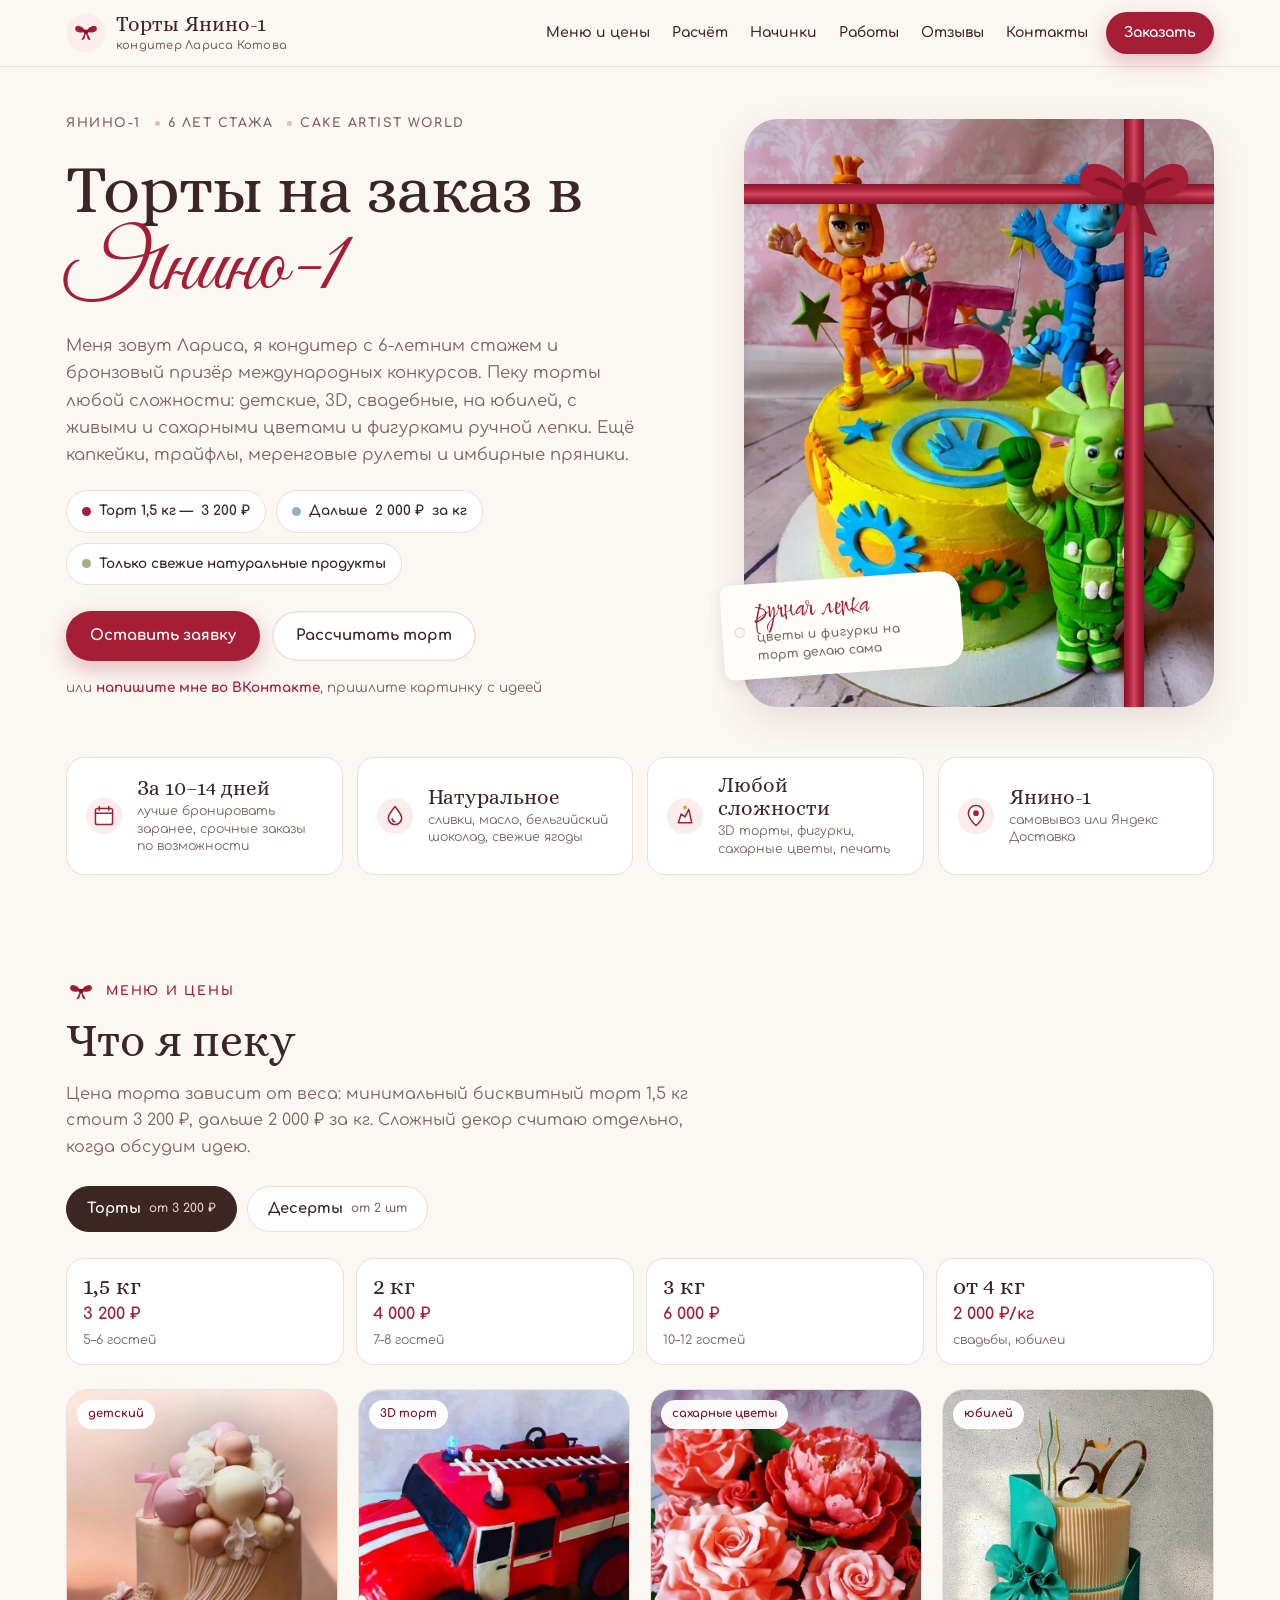
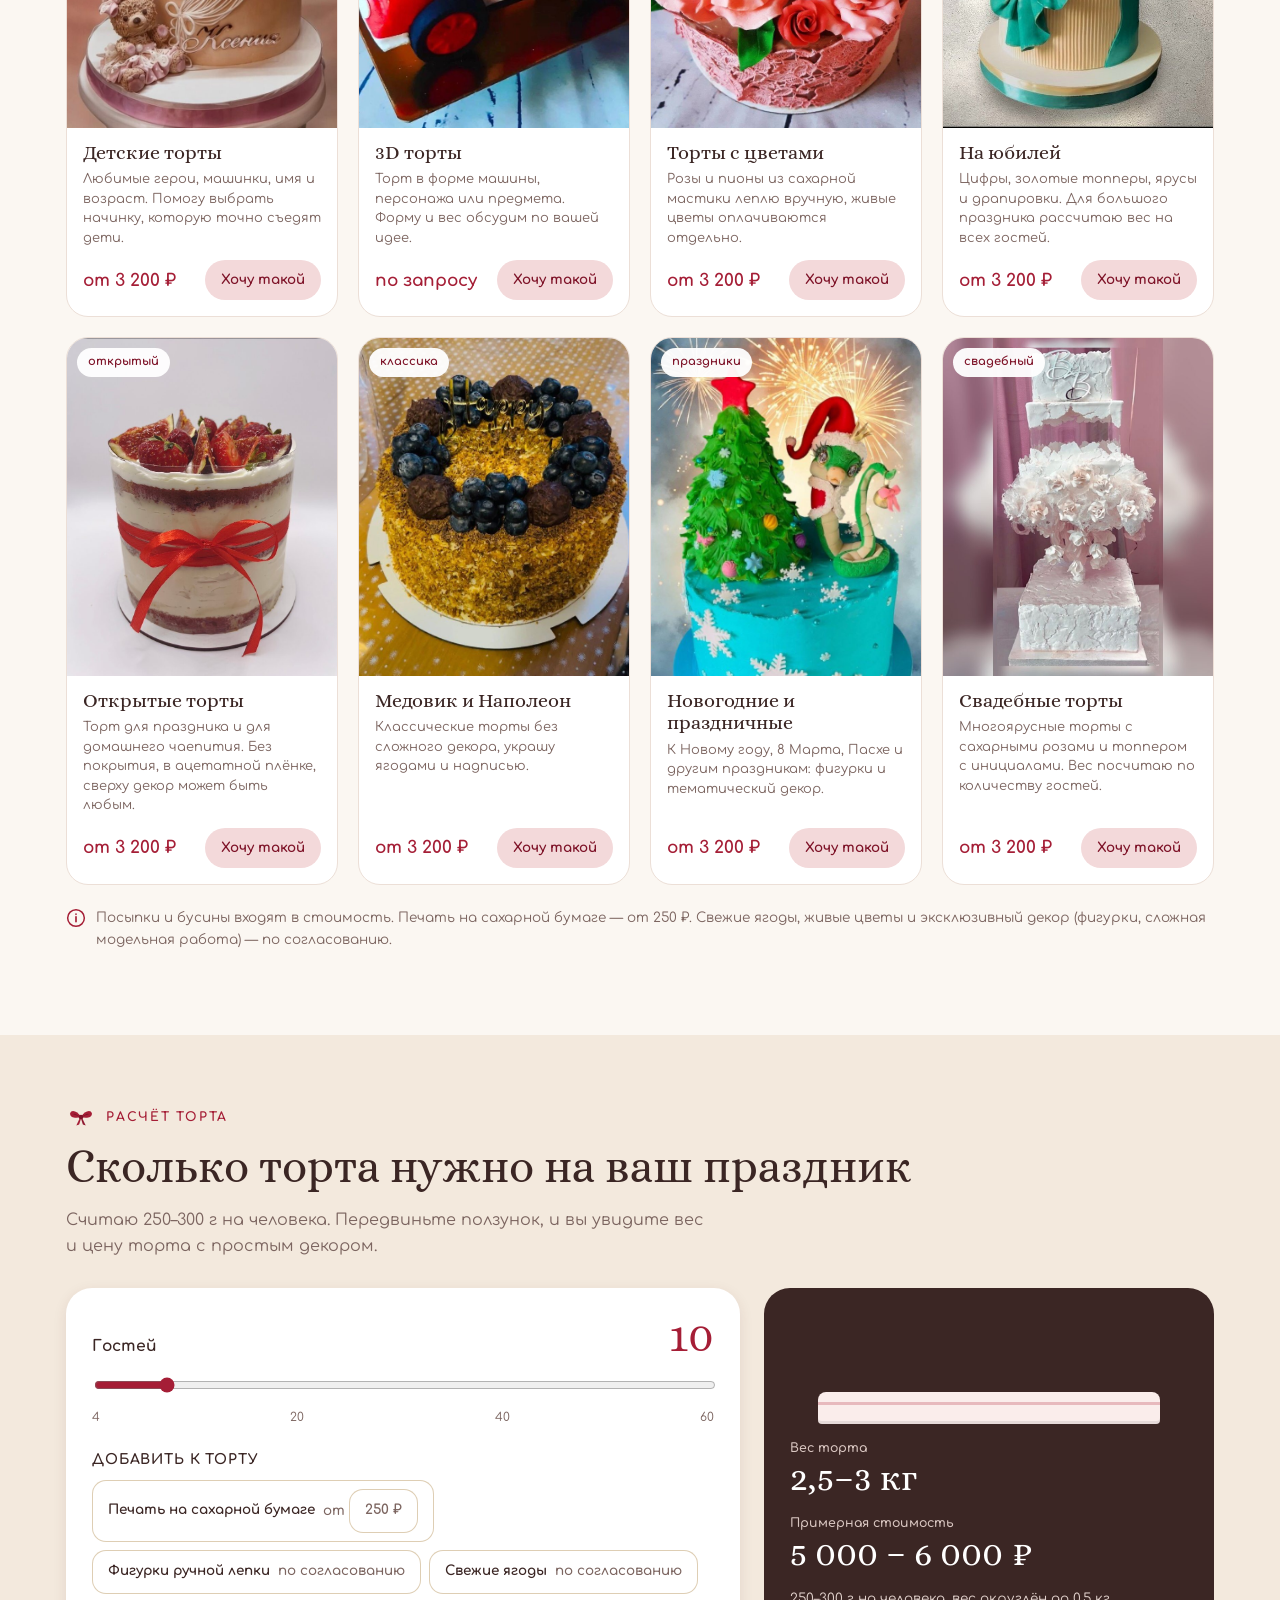
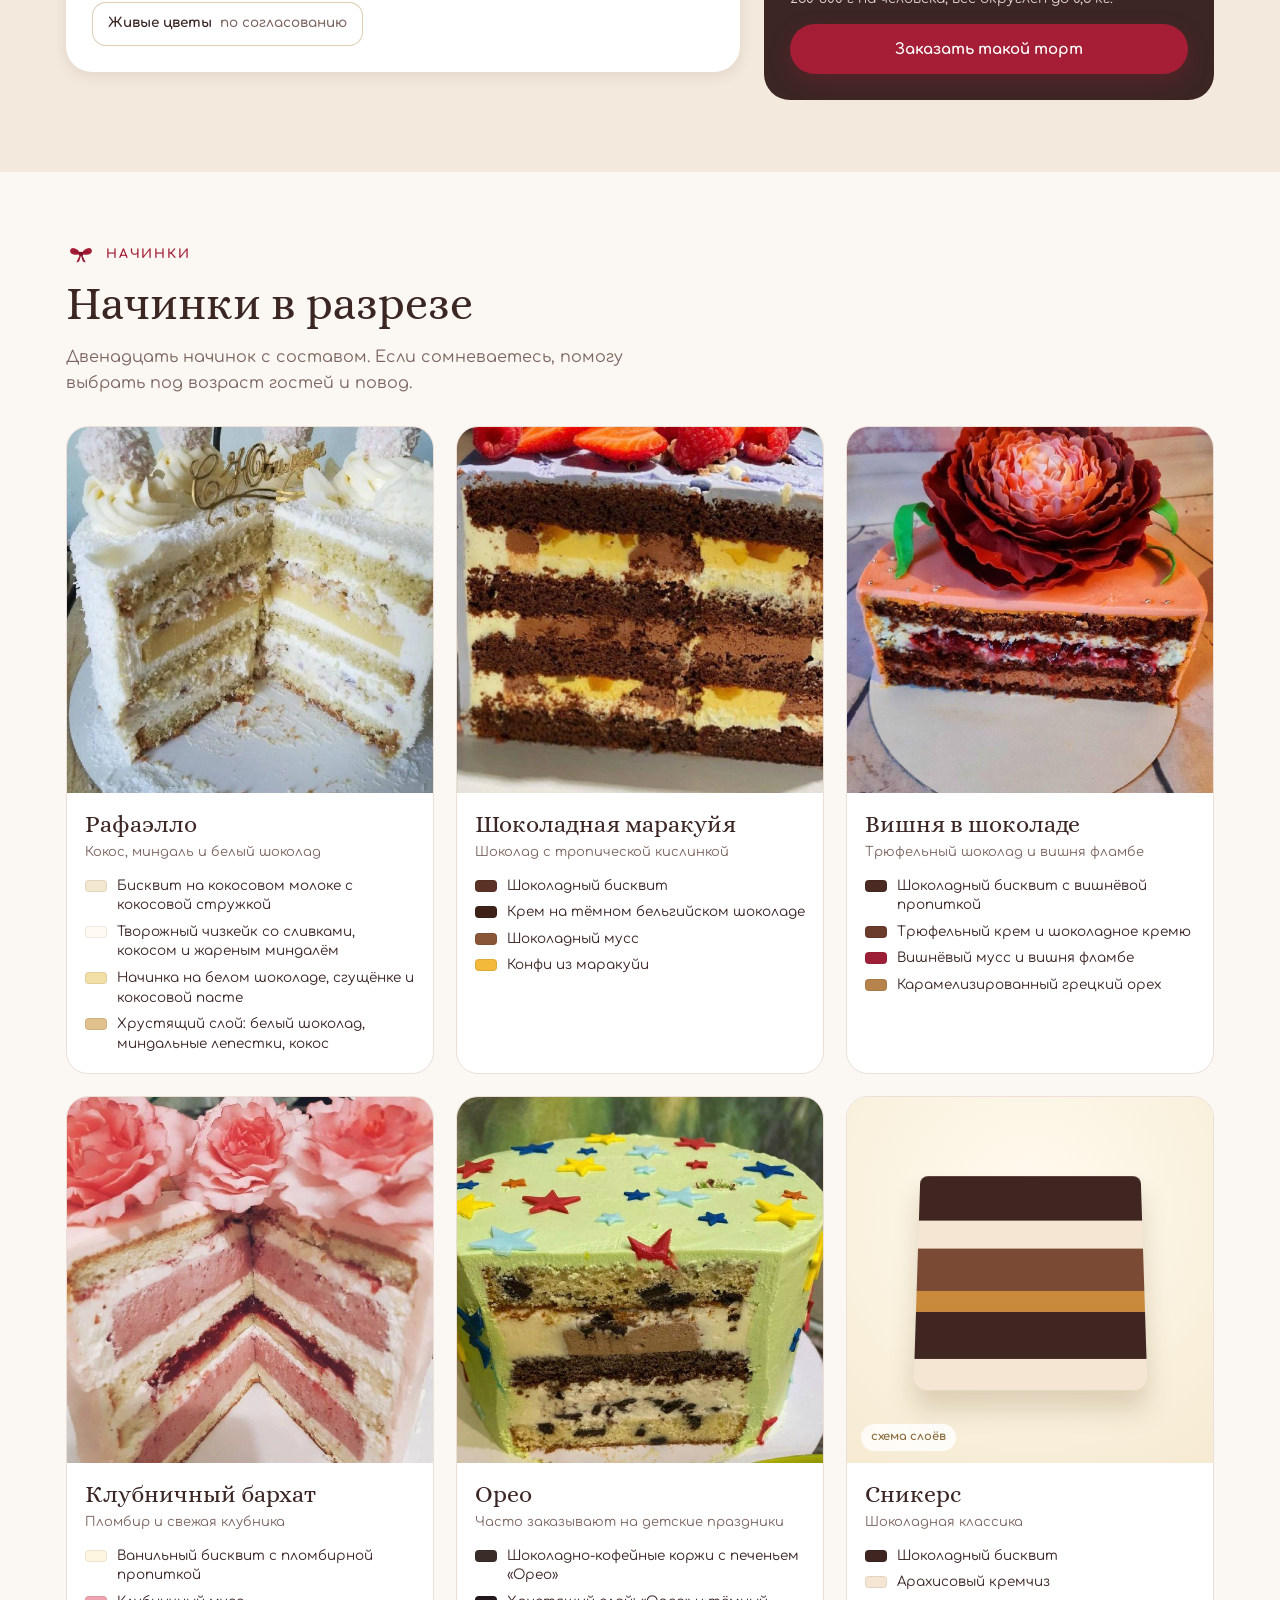
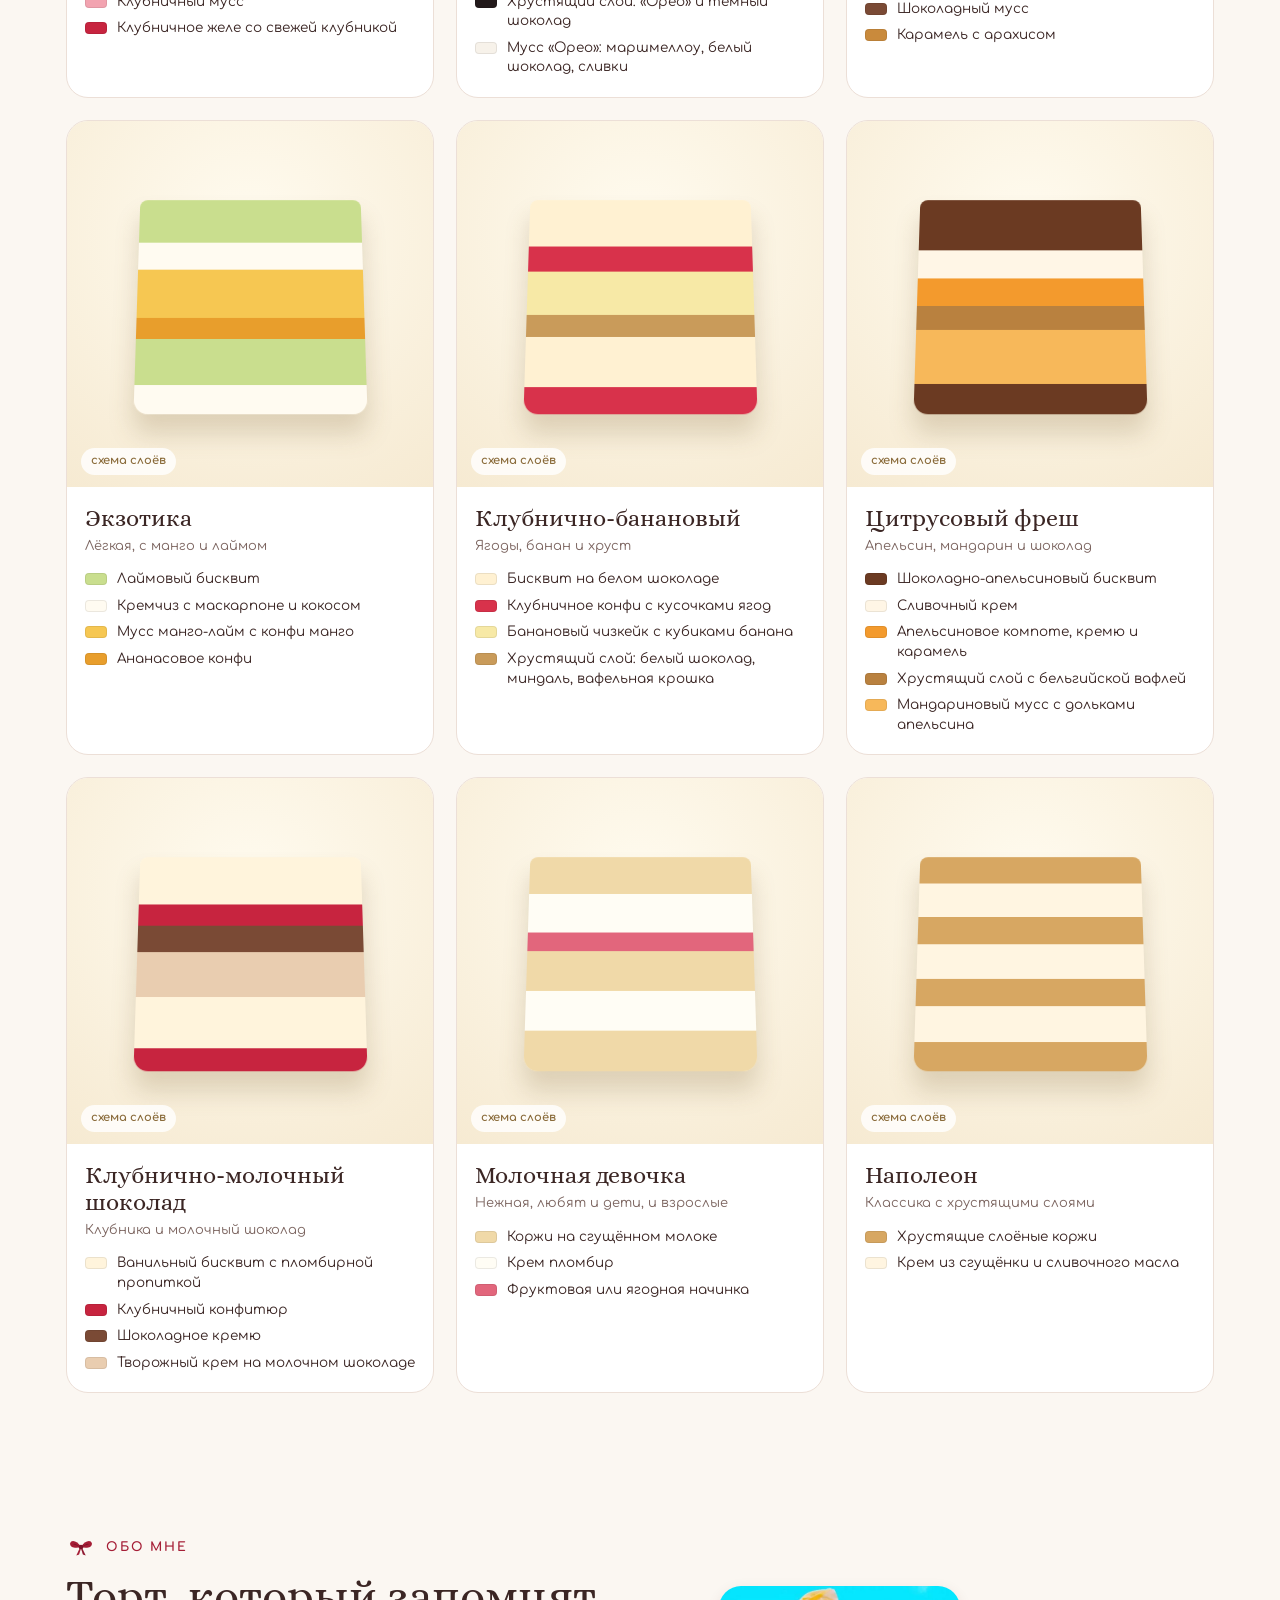
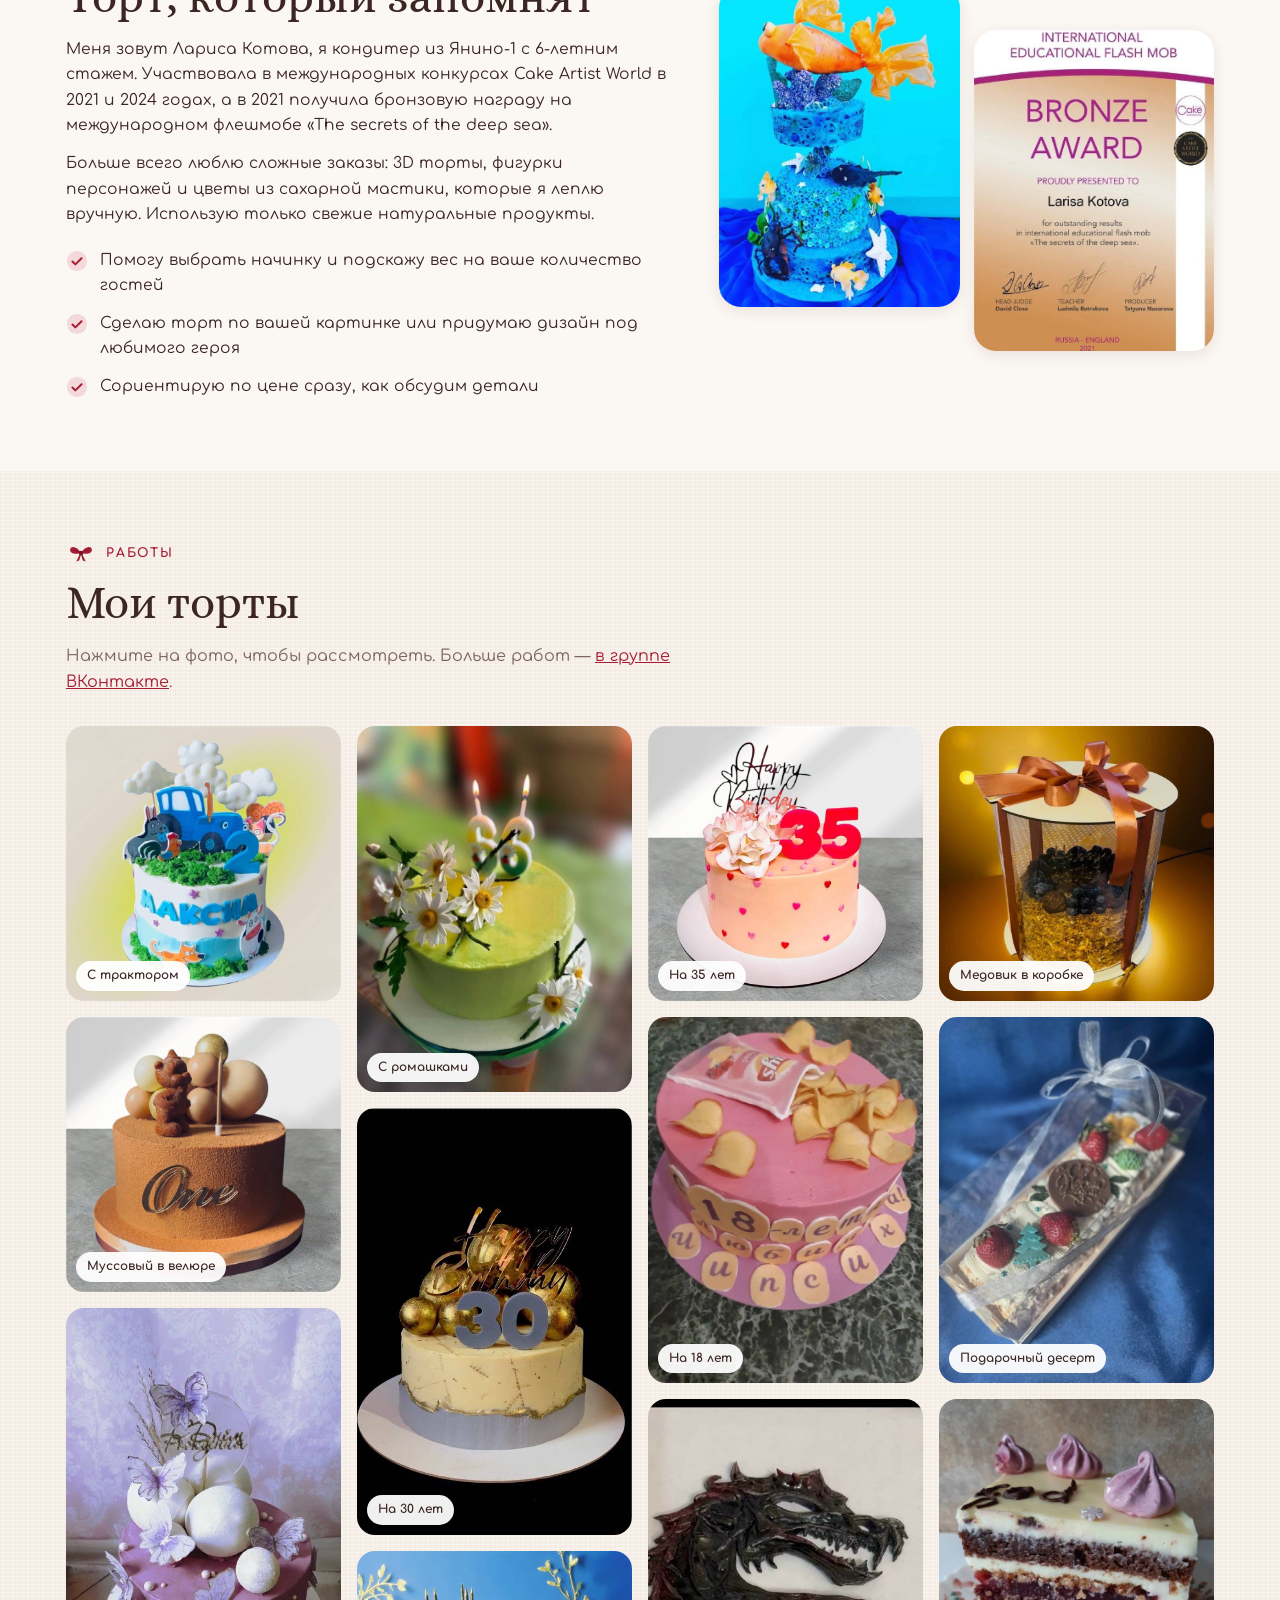
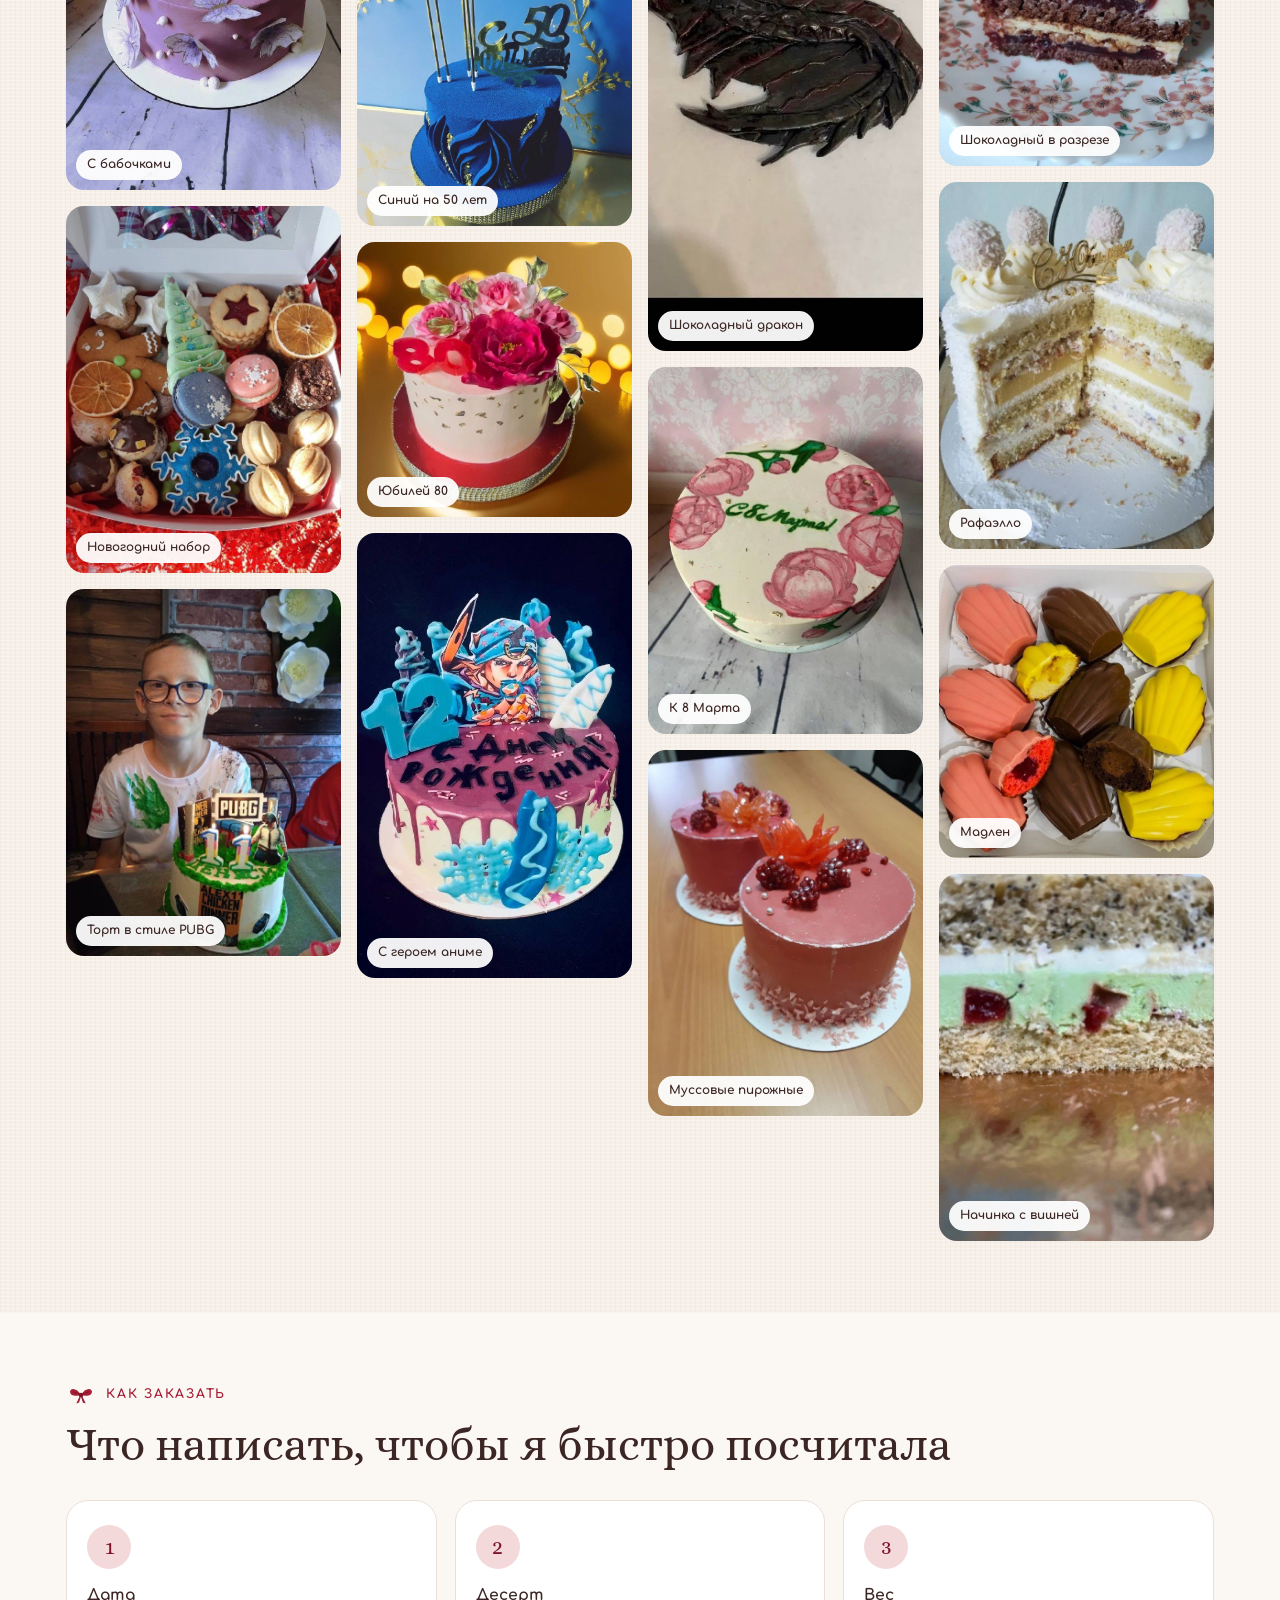
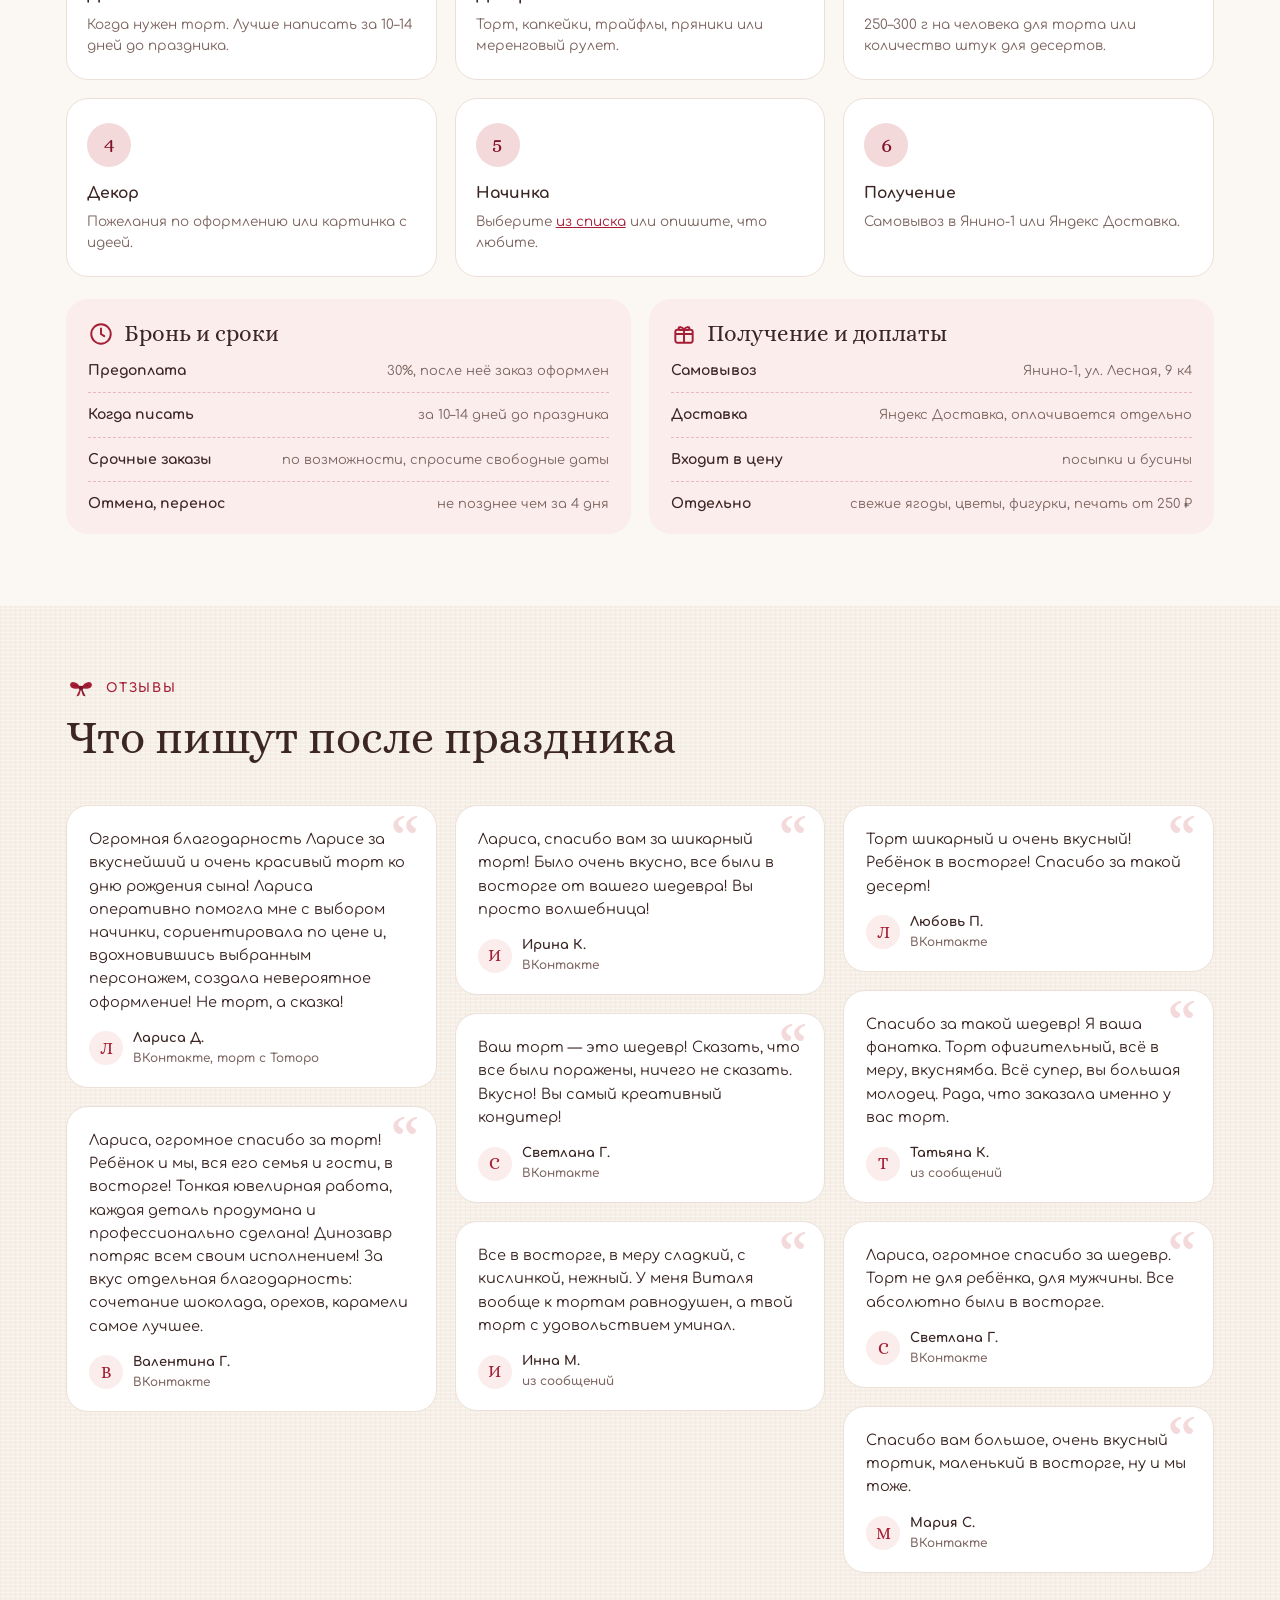
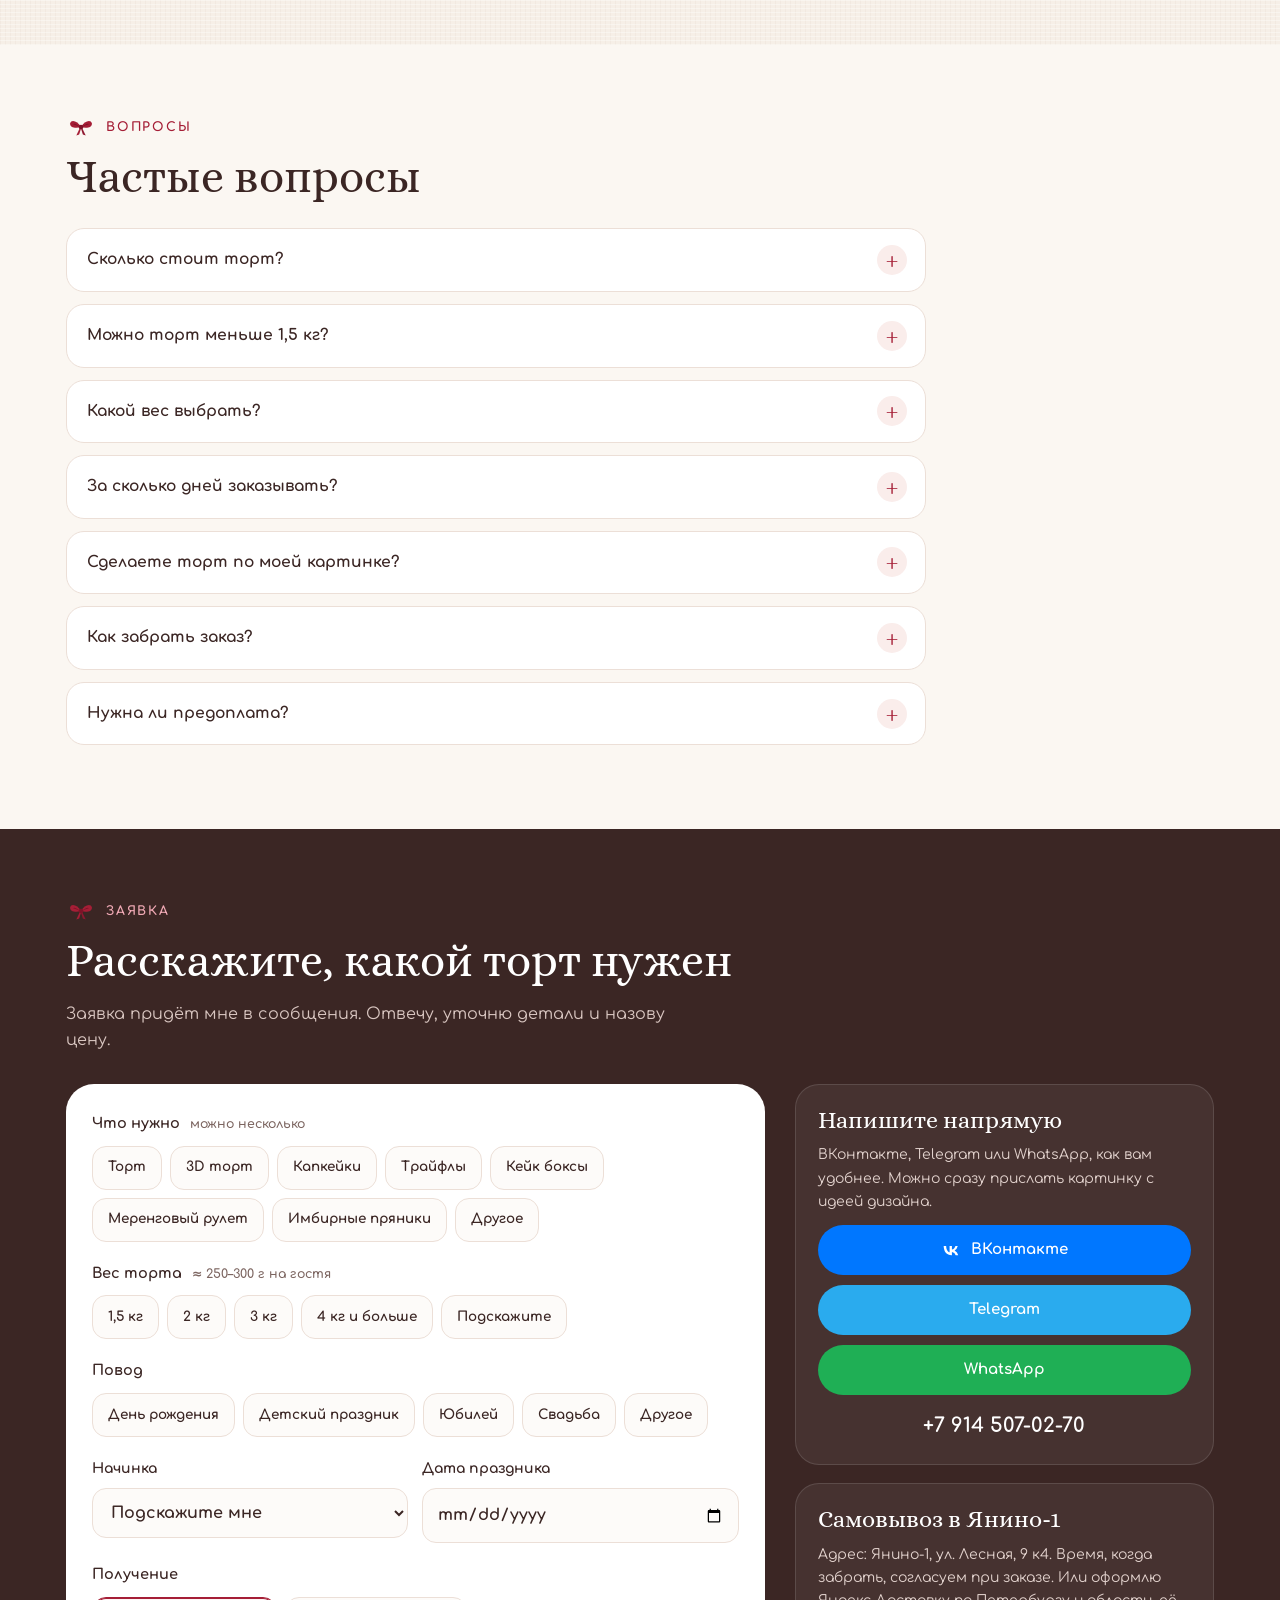
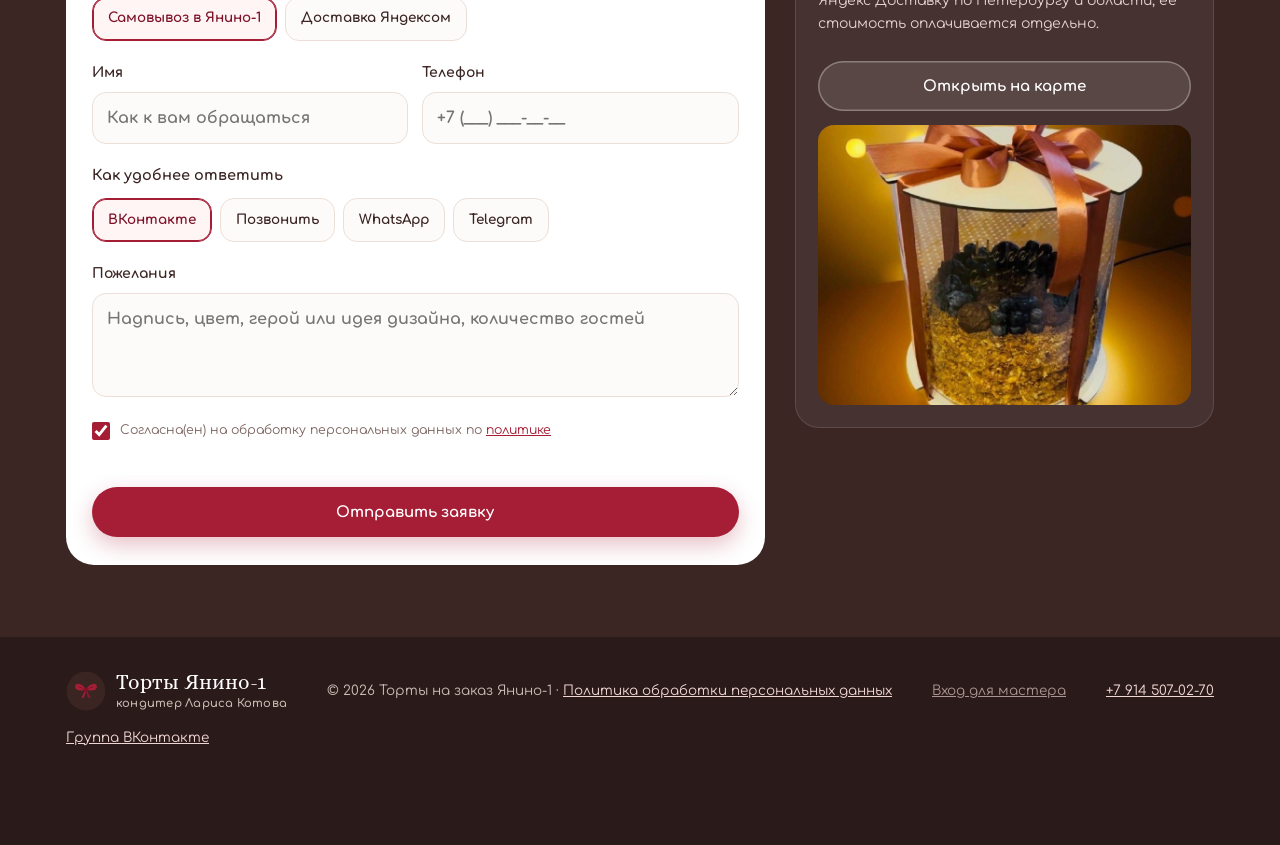
<file: index.html>
<!doctype html>
<html lang="ru">
<head>
<meta charset="utf-8">
<meta name="viewport" content="width=device-width,initial-scale=1">
<title>Торты на заказ в Янино-1 — кондитер Лариса Котова</title>
<meta name="description" content="Торты любой сложности на заказ в Янино-1: детские, 3D, свадебные, с цветами и фигурками ручной лепки. Торт 1,5 кг — 3 200 ₽, дальше 2 000 ₽ за кг. Капкейки, трайфлы, пряники. Самовывоз или Яндекс Доставка.">
<link rel="canonical" href="https://torty-yanino.ru/">
<meta property="og:url" content="https://torty-yanino.ru/">
<meta name="theme-color" content="#A51E36">
<link rel="icon" href="img/favicon.svg" type="image/svg+xml">
<meta property="og:title" content="Торты на заказ в Янино-1 — Лариса Котова">
<meta property="og:description" content="Торт 1,5 кг — 3 200 ₽, дальше 2 000 ₽ за кг. 3D торты, фигурки и сахарные цветы ручной работы.">
<meta property="og:image" content="https://torty-yanino.ru/img/hero-fixiki.jpg">
<meta property="og:type" content="website">
<link rel="preload" href="fonts/alice-cyrillic-e8c53e.woff2" as="font" type="font/woff2" crossorigin>
<link rel="preload" href="fonts/comfortaa-cyrillic-8c22e4.woff2" as="font" type="font/woff2" crossorigin>
<script>if(!matchMedia("(prefers-reduced-motion: reduce)").matches)document.documentElement.classList.add("anim")</script>
<style>
@font-face{font-family:'Alice';font-style:normal;font-weight:400;font-display:swap;src:url(fonts/alice-cyrillic-e8c53e.woff2) format('woff2');unicode-range:U+0301,U+0400-045F,U+0490-0491,U+04B0-04B1,U+2116}
@font-face{font-family:'Alice';font-style:normal;font-weight:400;font-display:swap;src:url(fonts/alice-latin-ext-6aee69.woff2) format('woff2');unicode-range:U+0100-02BA,U+02BD-02C5,U+02C7-02CC,U+02CE-02D7,U+02DD-02FF,U+0304,U+0308,U+0329,U+1D00-1DBF,U+1E00-1E9F,U+1EF2-1EFF,U+2020,U+20A0-20AB,U+20AD-20C4,U+2113,U+2C60-2C7F,U+A720-A7FF}
@font-face{font-family:'Alice';font-style:normal;font-weight:400;font-display:swap;src:url(fonts/alice-latin-f4f8b4.woff2) format('woff2');unicode-range:U+0000-00FF,U+0131,U+0152-0153,U+02BB-02BC,U+02C6,U+02DA,U+02DC,U+0304,U+0308,U+0329,U+2000-206F,U+20AC,U+2122,U+2191,U+2193,U+2212,U+2215,U+FEFF,U+FFFD}
@font-face{font-family:'Comfortaa';font-style:normal;font-weight:300 700;font-display:swap;src:url(fonts/comfortaa-cyrillic-8c22e4.woff2) format('woff2');unicode-range:U+0301,U+0400-045F,U+0490-0491,U+04B0-04B1,U+2116}
@font-face{font-family:'Comfortaa';font-style:normal;font-weight:300 700;font-display:swap;src:url(fonts/comfortaa-latin-ext-d56eb1.woff2) format('woff2');unicode-range:U+0100-02BA,U+02BD-02C5,U+02C7-02CC,U+02CE-02D7,U+02DD-02FF,U+0304,U+0308,U+0329,U+1D00-1DBF,U+1E00-1E9F,U+1EF2-1EFF,U+2020,U+20A0-20AB,U+20AD-20C4,U+2113,U+2C60-2C7F,U+A720-A7FF}
@font-face{font-family:'Comfortaa';font-style:normal;font-weight:300 700;font-display:swap;src:url(fonts/comfortaa-latin-334b70.woff2) format('woff2');unicode-range:U+0000-00FF,U+0131,U+0152-0153,U+02BB-02BC,U+02C6,U+02DA,U+02DC,U+0304,U+0308,U+0329,U+2000-206F,U+20AC,U+2122,U+2191,U+2193,U+2212,U+2215,U+FEFF,U+FFFD}
@font-face{font-family:'Comforter Brush';font-style:normal;font-weight:400;font-display:swap;src:url(fonts/comforter-brush-cyrillic-1e76e9.woff2) format('woff2');unicode-range:U+0301,U+0400-045F,U+0490-0491,U+04B0-04B1,U+2116}
@font-face{font-family:'Comforter Brush';font-style:normal;font-weight:400;font-display:swap;src:url(fonts/comforter-brush-latin-1a3174.woff2) format('woff2');unicode-range:U+0000-00FF,U+0131,U+0152-0153,U+02BB-02BC,U+02C6,U+02DA,U+02DC,U+0304,U+0308,U+0329,U+2000-206F,U+20AC,U+2122,U+2191,U+2193,U+2212,U+2215,U+FEFF,U+FFFD}
@font-face{font-family:'Great Vibes';font-style:normal;font-weight:400;font-display:swap;src:url(fonts/great-vibes-cyrillic-246a73.woff2) format('woff2');unicode-range:U+0301, U+0400-045F, U+0490-0491, U+04B0-04B1, U+2116}
@font-face{font-family:'Great Vibes';font-style:normal;font-weight:400;font-display:swap;src:url(fonts/great-vibes-latin-710b16.woff2) format('woff2');unicode-range:U+0000-00FF, U+0131, U+0152-0153, U+02BB-02BC, U+02C6, U+02DA, U+02DC, U+0304, U+0308, U+0329, U+2000-206F, U+20AC, U+2122, U+2191, U+2193, U+2212, U+2215, U+FEFF, U+FFFD}
@font-face{font-family:'Playfair Display';font-style:normal;font-weight:400;font-display:swap;src:url(fonts/playfair-display-cyrillic-537919.woff2) format('woff2');unicode-range:U+0301, U+0400-045F, U+0490-0491, U+04B0-04B1, U+2116}
@font-face{font-family:'Playfair Display';font-style:normal;font-weight:400;font-display:swap;src:url(fonts/playfair-display-latin-446adb.woff2) format('woff2');unicode-range:U+0000-00FF, U+0131, U+0152-0153, U+02BB-02BC, U+02C6, U+02DA, U+02DC, U+0304, U+0308, U+0329, U+2000-206F, U+20AC, U+2122, U+2191, U+2193, U+2212, U+2215, U+FEFF, U+FFFD}
@font-face{font-family:'Lora';font-style:normal;font-weight:400;font-display:swap;src:url(fonts/lora-cyrillic-5b3742.woff2) format('woff2');unicode-range:U+0301, U+0400-045F, U+0490-0491, U+04B0-04B1, U+2116}
@font-face{font-family:'Lora';font-style:normal;font-weight:400;font-display:swap;src:url(fonts/lora-latin-a8b5e2.woff2) format('woff2');unicode-range:U+0000-00FF, U+0131, U+0152-0153, U+02BB-02BC, U+02C6, U+02DA, U+02DC, U+0304, U+0308, U+0329, U+2000-206F, U+20AC, U+2122, U+2191, U+2193, U+2212, U+2215, U+FEFF, U+FFFD}
@font-face{font-family:'Cormorant Garamond';font-style:normal;font-weight:500;font-display:swap;src:url(fonts/cormorant-garamond-cyrillic-a062b9.woff2) format('woff2');unicode-range:U+0301, U+0400-045F, U+0490-0491, U+04B0-04B1, U+2116}
@font-face{font-family:'Cormorant Garamond';font-style:normal;font-weight:500;font-display:swap;src:url(fonts/cormorant-garamond-latin-c20b57.woff2) format('woff2');unicode-range:U+0000-00FF, U+0131, U+0152-0153, U+02BB-02BC, U+02C6, U+02DA, U+02DC, U+0304, U+0308, U+0329, U+2000-206F, U+20AC, U+2122, U+2191, U+2193, U+2212, U+2215, U+FEFF, U+FFFD}
@font-face{font-family:'Prata';font-style:normal;font-weight:400;font-display:swap;src:url(fonts/prata-cyrillic-dfcdd6.woff2) format('woff2');unicode-range:U+0301, U+0400-045F, U+0490-0491, U+04B0-04B1, U+2116}
@font-face{font-family:'Prata';font-style:normal;font-weight:400;font-display:swap;src:url(fonts/prata-latin-a91597.woff2) format('woff2');unicode-range:U+0000-00FF, U+0131, U+0152-0153, U+02BB-02BC, U+02C6, U+02DA, U+02DC, U+0304, U+0308, U+0329, U+2000-206F, U+20AC, U+2122, U+2191, U+2193, U+2212, U+2215, U+FEFF, U+FFFD}
@font-face{font-family:'Marck Script';font-style:normal;font-weight:400;font-display:swap;src:url(fonts/marck-script-cyrillic-28a4e0.woff2) format('woff2');unicode-range:U+0301, U+0400-045F, U+0490-0491, U+04B0-04B1, U+2116}
@font-face{font-family:'Marck Script';font-style:normal;font-weight:400;font-display:swap;src:url(fonts/marck-script-latin-6e2c7d.woff2) format('woff2');unicode-range:U+0000-00FF, U+0131, U+0152-0153, U+02BB-02BC, U+02C6, U+02DA, U+02DC, U+0304, U+0308, U+0329, U+2000-206F, U+20AC, U+2122, U+2191, U+2193, U+2212, U+2215, U+FEFF, U+FFFD}
@font-face{font-family:'Caveat';font-style:normal;font-weight:500;font-display:swap;src:url(fonts/caveat-cyrillic-ee522e.woff2) format('woff2');unicode-range:U+0301, U+0400-045F, U+0490-0491, U+04B0-04B1, U+2116}
@font-face{font-family:'Caveat';font-style:normal;font-weight:500;font-display:swap;src:url(fonts/caveat-latin-6ea773.woff2) format('woff2');unicode-range:U+0000-00FF, U+0131, U+0152-0153, U+02BB-02BC, U+02C6, U+02DA, U+02DC, U+0304, U+0308, U+0329, U+2000-206F, U+20AC, U+2122, U+2191, U+2193, U+2212, U+2215, U+FEFF, U+FFFD}
@font-face{font-family:'Lobster';font-style:normal;font-weight:400;font-display:swap;src:url(fonts/lobster-cyrillic-508123.woff2) format('woff2');unicode-range:U+0301, U+0400-045F, U+0490-0491, U+04B0-04B1, U+2116}
@font-face{font-family:'Lobster';font-style:normal;font-weight:400;font-display:swap;src:url(fonts/lobster-latin-ad48a3.woff2) format('woff2');unicode-range:U+0000-00FF, U+0131, U+0152-0153, U+02BB-02BC, U+02C6, U+02DA, U+02DC, U+0304, U+0308, U+0329, U+2000-206F, U+20AC, U+2122, U+2191, U+2193, U+2212, U+2215, U+FEFF, U+FFFD}
@font-face{font-family:'Bad Script';font-style:normal;font-weight:400;font-display:swap;src:url(fonts/bad-script-cyrillic-941bef.woff2) format('woff2');unicode-range:U+0301, U+0400-045F, U+0490-0491, U+04B0-04B1, U+2116}
@font-face{font-family:'Bad Script';font-style:normal;font-weight:400;font-display:swap;src:url(fonts/bad-script-latin-214fbe.woff2) format('woff2');unicode-range:U+0000-00FF, U+0131, U+0152-0153, U+02BB-02BC, U+02C6, U+02DA, U+02DC, U+0304, U+0308, U+0329, U+2000-206F, U+20AC, U+2122, U+2191, U+2193, U+2212, U+2215, U+FEFF, U+FFFD}
:root{
  --bg:#FBF7F2;--linen:#F6EFE7;--paper:#FFFFFF;--blush:#FAEDEB;--rose:#F3D9DA;--rose-d:#E7B9BD;
  --cherry:#A51E36;--cherry-d:#7E1328;--cherry-l:#C8455C;--ink:#3B2624;--muted:#7C6560;--line:#ECDFD7;
  --pist:#CBD8BB;--sky:#D5E5EE;--kraft:#E2CCA8;--kraft-d:#C9AD82;--gold:#B48B4E;
  --serif:"Alice",Georgia,serif;--sans:"Comfortaa",system-ui,-apple-system,"Segoe UI",Roboto,sans-serif;--script:"Comforter Brush","Alice",cursive;
  --r:22px;--sh:0 14px 38px rgba(91,40,38,.12);--sh2:0 4px 14px rgba(91,40,38,.10)
}
*{box-sizing:border-box}
html{scroll-behavior:smooth;-webkit-text-size-adjust:100%}
body{margin:0;background:var(--bg);color:var(--ink);font:400 15.5px/1.65 var(--sans);overflow-x:hidden}
img{max-width:100%;height:auto;display:block}
a{color:var(--cherry)}
h1,h2,h3{font-family:var(--head,var(--serif));font-weight:400;line-height:1.12;margin:0}
p{margin:0 0 12px}
button,input,select,textarea{font:inherit;color:inherit}
.wrap{max-width:1180px;margin:0 auto;padding:0 16px}
.sec{padding:72px 0}
.linen{background-color:var(--linen);background-image:repeating-linear-gradient(0deg,rgba(255,255,255,.35) 0 1px,transparent 1px 4px),repeating-linear-gradient(90deg,rgba(160,120,100,.05) 0 1px,transparent 1px 5px)}
.eyebrow{display:inline-flex;align-items:center;gap:10px;font:700 12.5px/1 var(--sans);letter-spacing:.14em;text-transform:uppercase;color:var(--cherry);margin-bottom:14px}
.eyebrow svg{width:30px;height:20px;flex:none}
.h2{font-size:clamp(30px,4.4vw,46px);margin-bottom:14px}
.lead{color:var(--muted);max-width:640px;font-size:16px}
.btn{display:inline-flex;align-items:center;justify-content:center;gap:10px;min-height:50px;padding:0 24px;border-radius:999px;border:0;cursor:pointer;font:700 15px/1 var(--sans);text-decoration:none;transition:transform .15s,box-shadow .15s,background .15s}
.btn:active{transform:scale(.98)}
.btn-red{background:var(--cherry);color:#fff;box-shadow:0 8px 22px rgba(165,30,54,.28)}
.btn-red:hover{background:var(--cherry-d)}
.btn-line{background:#fff;color:var(--ink);box-shadow:inset 0 0 0 1.5px var(--line)}
.btn-line:hover{box-shadow:inset 0 0 0 1.5px var(--cherry);color:var(--cherry)}
.btn-vk{background:#0077FF;color:#fff}
.btn-vk:hover{background:#0065d9}
.btn svg{width:20px;height:20px;flex:none}
.mock{background:var(--ink);color:#F6E9E4;font-size:12.5px;line-height:1.45;text-align:center;padding:8px 16px}

/* header */
.hd{position:sticky;top:0;z-index:40;background:rgba(251,247,242,.92);backdrop-filter:saturate(1.4) blur(10px);-webkit-backdrop-filter:saturate(1.4) blur(10px);border-bottom:1px solid rgba(236,223,215,.8)}
.hd .wrap{display:flex;align-items:center;gap:18px;height:66px}
.logo{display:flex;align-items:center;gap:10px;text-decoration:none;color:var(--ink);margin-right:auto}
.logo svg{width:40px;height:40px;flex:none}
.logo b{display:block;font:400 21px/1 var(--serif)}
.logo small{display:block;font:600 11.5px/1.2 var(--sans);color:var(--muted);margin-top:4px;letter-spacing:.02em}
.nav{display:flex;gap:22px}
.nav a{color:var(--ink);text-decoration:none;font-weight:600;font-size:14px}
.nav a:hover{color:var(--cherry)}
.hd .btn{min-height:42px;padding:0 18px;font-size:14px}
.burger{display:none;width:44px;height:44px;border-radius:12px;border:1.5px solid var(--line);background:#fff;cursor:pointer;align-items:center;justify-content:center}
.burger span,.burger span::before,.burger span::after{display:block;width:18px;height:2px;background:var(--ink);border-radius:2px;position:relative;content:""}
.burger span::before{position:absolute;top:-6px}.burger span::after{position:absolute;top:6px}

/* hero */
.hero{padding:48px 0 34px;position:relative}
.hero .hw{display:grid;grid-template-columns:1.05fr .95fr;gap:56px;align-items:center}
.hero-kick{font:700 12.5px/1.4 var(--sans);letter-spacing:.12em;text-transform:uppercase;color:var(--muted);margin-bottom:18px;display:flex;flex-wrap:wrap;gap:8px 14px}
.hero-kick span{display:inline-flex;align-items:center;gap:8px}
.hero-kick span+span::before{content:"";width:5px;height:5px;border-radius:50%;background:var(--rose-d)}
.hero h1{font-size:clamp(38px,6vw,68px);letter-spacing:-.01em;margin-bottom:24px}
.hero h1 em{font-style:normal;color:var(--cherry);font-family:var(--acc,'Great Vibes',cursive);font-size:var(--acc-sz,1.3em);line-height:.9;white-space:nowrap;padding-right:.05em}
.hero p.lead{font-size:16.5px;margin-bottom:22px}
.chips{display:flex;flex-wrap:wrap;gap:10px;margin-bottom:26px}
.chip{display:inline-flex;align-items:center;gap:8px;background:#fff;border:1.5px solid var(--line);border-radius:999px;padding:9px 15px;font-weight:700;font-size:13.5px}
.chip i{width:9px;height:9px;border-radius:50%;background:var(--cherry);flex:none}
.chip.p i{background:#9DB27F}.chip.s i{background:#8FB2C9}
.cta{display:flex;flex-wrap:wrap;gap:12px;align-items:center}
.cta-note{margin-top:16px;font-size:13.5px;color:var(--muted)}
.cta-note a{font-weight:700;text-decoration:none}
.gift{position:relative;max-width:470px;margin-left:auto;width:100%}
.gift-frame{position:relative;border-radius:34px;overflow:hidden;box-shadow:var(--sh);aspect-ratio:4/5;background:#f0e6e0}
.gift-frame img{width:100%;height:100%;object-fit:cover}
.rib-v,.rib-h{position:absolute;background:linear-gradient(90deg,#841629 0,#B0233C 28%,#D24A60 50%,#B0233C 72%,#841629 100%);box-shadow:0 2px 6px rgba(80,10,25,.25)}
.rib-v{top:0;bottom:0;right:15%;width:20px}
.rib-h{left:0;right:0;top:11%;height:20px;background:linear-gradient(180deg,#841629 0,#B0233C 28%,#D24A60 50%,#B0233C 72%,#841629 100%)}
.bow{position:absolute;width:150px;height:110px;right:calc(15% + 10px);top:calc(11% + 10px);transform:translate(50%,-50%);filter:drop-shadow(0 6px 10px rgba(80,10,25,.28))}
.tag{position:absolute;left:-22px;bottom:34px;background:#FFFDF9;border-radius:10px 22px 22px 10px;padding:14px 20px 14px 34px;box-shadow:var(--sh2);transform:rotate(-4deg);max-width:240px}
.tag::before{content:"";position:absolute;left:12px;top:50%;width:11px;height:11px;margin-top:-6px;border-radius:50%;background:var(--bg);box-shadow:inset 0 0 0 1.5px var(--line)}
.tag b{display:block;font:400 30px/1 var(--script);color:var(--cherry)}
.tag span{display:block;font-size:12.5px;font-weight:600;color:var(--muted);line-height:1.4;margin-top:2px}
.rate{position:absolute;left:16px;top:calc(11% + 36px);display:flex;align-items:center;gap:8px;background:rgba(255,255,255,.94);border-radius:999px;padding:8px 14px 8px 10px;font-size:12.5px;font-weight:700;box-shadow:var(--sh2)}
.rate b{font:400 19px/1 var(--serif);color:var(--cherry)}
.stars{color:#E2A23B;letter-spacing:1px;font-size:12px}
.facts{display:grid;grid-template-columns:repeat(4,1fr);gap:14px;margin-top:46px}
.fact{background:#fff;border:1px solid var(--line);border-radius:18px;padding:16px 18px;display:flex;gap:14px;align-items:center}
.fact svg{width:38px;height:38px;flex:none}
.fact b{display:block;font:400 21px/1.1 var(--serif)}
.fact span{display:block;font-size:12.5px;color:var(--muted);line-height:1.4;margin-top:3px}

/* mother's day */
.mama{background:var(--blush);position:relative;overflow:hidden}
.mama::before{content:"";position:absolute;inset:0;background:radial-gradient(circle at 12% 18%,rgba(255,255,255,.7) 0 120px,transparent 121px),radial-gradient(circle at 92% 86%,rgba(231,185,189,.35) 0 160px,transparent 161px);pointer-events:none}
.mama .wrap{position:relative}
.mama-top{display:flex;flex-wrap:wrap;align-items:end;justify-content:space-between;gap:18px;margin-bottom:28px}
.count{display:inline-flex;align-items:center;gap:12px;background:#fff;border-radius:16px;padding:12px 18px;box-shadow:var(--sh2)}
.count b{font:400 34px/1 var(--serif);color:var(--cherry)}
.count span{font-size:13px;font-weight:600;color:var(--muted);line-height:1.35}
.mgrid{display:grid;grid-template-columns:repeat(3,1fr);gap:20px}
.mcard{background:#fff;border-radius:var(--r);overflow:hidden;box-shadow:var(--sh2);display:flex;flex-direction:column}
.mcard img{aspect-ratio:1/1;object-fit:cover;width:100%;height:auto}
.mcard>div{padding:16px 18px 18px;display:flex;flex-direction:column;flex:1}
.mcard h3{font-size:22px;margin-bottom:6px}
.mcard p{font-size:13.5px;color:var(--muted);flex:1}
.mcard .row{display:flex;align-items:center;justify-content:space-between;gap:10px;margin-top:6px}
.price{font:700 17px/1 var(--sans);color:var(--cherry);white-space:nowrap}
.want{border:0;background:var(--rose);color:var(--cherry-d);border-radius:999px;min-height:40px;padding:0 16px;font-weight:700;font-size:13.5px;cursor:pointer}
.want:hover{background:var(--cherry);color:#fff}
.btn.btn-red.want{background:var(--cherry);color:#fff;min-height:50px;padding:0 24px;font-size:15px}
.btn.btn-red.want:hover{background:var(--cherry-d)}

/* catalog */
.tabs{display:flex;flex-wrap:wrap;gap:10px;margin:26px 0 26px}
.tab{border:1.5px solid var(--line);background:#fff;border-radius:999px;min-height:46px;padding:0 20px;font-weight:700;font-size:14.5px;cursor:pointer;display:inline-flex;align-items:center;gap:8px}
.tab small{font-size:12px;color:var(--muted);font-weight:600}
.tab[aria-selected=true]{background:var(--ink);color:#fff;border-color:var(--ink)}
.tab[aria-selected=true] small{color:#E9D6D1}
.grid{display:grid;grid-template-columns:repeat(4,1fr);gap:20px}
.card{background:#fff;border-radius:var(--r);overflow:hidden;border:1px solid var(--line);display:flex;flex-direction:column;transition:box-shadow .2s,transform .2s}
.card:hover{box-shadow:var(--sh);transform:translateY(-2px)}
.card .ph{position:relative;aspect-ratio:4/5;background:#f2ebe5;overflow:hidden}
.card .ph img{position:absolute;inset:0;width:100%;height:100%;object-fit:cover}
.card .badge{position:absolute;left:10px;top:10px;background:rgba(255,255,255,.95);border-radius:999px;padding:5px 11px;font-size:11.5px;font-weight:700;color:var(--cherry-d)}
.card .bd{padding:14px 16px 16px;display:flex;flex-direction:column;flex:1}
.card h3{font-size:20px;margin-bottom:6px}
.card p{font-size:13px;color:var(--muted);line-height:1.5;flex:1;margin-bottom:12px}
.card .row{display:flex;align-items:center;justify-content:space-between;gap:8px}
.panel[hidden]{display:none}
.note{margin-top:22px;font-size:13.5px;color:var(--muted);display:flex;gap:10px;align-items:flex-start}
.note svg{width:20px;height:20px;flex:none;margin-top:1px}

/* bento constructor */
.bento{background:#F3E9DD;position:relative}
.bgrid{display:grid;grid-template-columns:.95fr 1.05fr;grid-template-areas:"stage top" "stage ctl";column-gap:48px;row-gap:22px;align-items:start;margin-top:28px}
.btop{grid-area:top}
.bgrid .ctl{grid-area:ctl}
.stage{grid-area:stage;position:sticky;top:90px;background:radial-gradient(circle at 50% 40%,#fff 0,#FBF4EC 60%,#F1E3D3 100%);border-radius:30px;padding:30px 22px 26px;box-shadow:inset 0 0 0 1px rgba(201,173,130,.35)}
.box{position:relative;width:min(100%,380px);margin:0 auto;aspect-ratio:1/1.12}
.lid{position:absolute;left:3%;right:3%;top:2%;height:30%;background:linear-gradient(180deg,#CFB386,#E4CFAC);border-radius:30px 30px 10px 10px;box-shadow:inset 0 -8px 14px rgba(120,90,50,.18),inset 0 0 0 8px rgba(255,255,255,.14);transform:perspective(700px) rotateX(32deg);transform-origin:50% 100%}
.lid::after{content:"";position:absolute;left:12%;right:12%;bottom:18%;height:6px;border-radius:6px;background:rgba(150,115,70,.22)}
.base{position:absolute;left:0;right:0;bottom:0;height:80%;background:linear-gradient(180deg,#E9D6B6,#DDC59E);border-radius:30px;box-shadow:0 20px 34px rgba(110,80,50,.22),inset 0 0 0 10px rgba(255,255,255,.18);display:flex;align-items:center;justify-content:center}
.base::before{content:"";position:absolute;inset:7%;border-radius:22px;background:linear-gradient(180deg,#F2E5CF,#EAD9BC);box-shadow:inset 0 6px 14px rgba(110,80,50,.18)}
.cake{--cream:#FFFDF8;--pipe:#FFFFFF;--txt:#A51E36;position:relative;width:76%;aspect-ratio:1;border-radius:50%;background:radial-gradient(circle at 42% 36%,rgba(255,255,255,.55),transparent 55%),var(--cream);box-shadow:0 10px 18px rgba(90,60,40,.22),inset 0 -6px 12px rgba(0,0,0,.06);transition:background-color .3s}
.cake::before{content:"";position:absolute;inset:3.5%;border-radius:50%;border:9px dotted var(--pipe);filter:drop-shadow(0 1px 1px rgba(0,0,0,.12))}
.cake .ins{position:absolute;inset:22% 14%;display:flex;align-items:center;justify-content:center;text-align:center;font-family:var(--script);color:var(--txt);line-height:.95;word-break:break-word;transition:color .3s}
.cake .dec{position:absolute;inset:0}
.cake .dec svg{position:absolute;width:7%;height:7%}
.cake .photo{position:absolute;left:30%;top:13%;width:40%;aspect-ratio:1;border-radius:14px;background:repeating-linear-gradient(45deg,#E9E1F0 0 8px,#F4EEF8 8px 16px);border:3px solid #fff;box-shadow:0 3px 8px rgba(0,0,0,.12);display:none;align-items:center;justify-content:center;flex-direction:column;font:700 10px/1.2 var(--sans);color:#8A7B97}
.cake .photo svg{width:34%;height:34%}
.cake.has-photo .photo{display:flex}
.cake.has-photo .ins{inset:56% 14% 12%}
.stage-cap{text-align:center;margin-top:20px;font-size:13px;color:var(--muted)}
.ctl{display:grid;gap:22px}
.ctl h3,.btop h3{font:700 14px/1.3 var(--sans);letter-spacing:.06em;text-transform:uppercase;margin-bottom:10px;color:var(--ink);display:flex;justify-content:space-between;gap:10px}
.ctl h3 small,.btop h3 small{text-transform:none;letter-spacing:0;font-weight:600;color:var(--muted)}
.inp{width:100%;min-height:52px;border-radius:14px;border:1.5px solid var(--kraft-d);background:#fff;padding:0 16px;font-size:16px;outline:none}
.inp:focus{border-color:var(--cherry);box-shadow:0 0 0 4px rgba(165,30,54,.1)}
.opts{display:flex;flex-wrap:wrap;gap:8px}
.opt{position:relative}
.opt input{position:absolute;opacity:0;width:1px;height:1px;left:0;top:0;margin:0}
.opt span{display:inline-flex;align-items:center;gap:8px;min-height:44px;padding:8px 15px;border-radius:14px;background:#fff;border:1.5px solid rgba(201,173,130,.6);font-weight:700;font-size:13.5px;cursor:pointer;line-height:1.25}
.opt span em{font-style:normal;color:var(--muted);font-weight:600}
.opt input:checked+span{border-color:var(--cherry);background:#FFF5F5;box-shadow:inset 0 0 0 1px var(--cherry);color:var(--cherry-d)}
.opt input:focus-visible+span{outline:3px solid rgba(165,30,54,.35);outline-offset:2px}
.sw span{padding:6px 14px 6px 6px;border-radius:999px}
.sw span i{width:28px;height:28px;border-radius:50%;box-shadow:inset 0 0 0 1.5px rgba(0,0,0,.08)}
.fill-hint{font-size:13px;color:var(--muted);margin-top:10px;min-height:20px}
.month{display:flex;gap:12px;align-items:flex-start;background:#fff;border-radius:16px;padding:14px 16px;border:1.5px dashed var(--kraft-d);cursor:pointer}
.month input{width:20px;height:20px;accent-color:var(--cherry);margin-top:2px;flex:none}
.month b{display:block;font-size:14px}
.month span{display:block;font-size:12.5px;color:var(--muted)}
.total{display:flex;flex-wrap:wrap;align-items:center;justify-content:space-between;gap:14px;background:var(--ink);color:#fff;border-radius:20px;padding:16px 16px 16px 22px}
.total small{display:block;font-size:12px;color:#D9C6C1;font-weight:600}
.total b{font:400 32px/1.1 var(--serif)}

/* fillings */
.fgrid{display:grid;grid-template-columns:repeat(3,1fr);gap:22px;margin-top:30px}
.fcard{background:#fff;border-radius:var(--r);overflow:hidden;border:1px solid var(--line);display:flex;flex-direction:column}
.fcard .ph{aspect-ratio:1;position:relative;background:#f3ece6;overflow:hidden}
.fcard .ph img{position:absolute;inset:0;width:100%;height:100%;object-fit:cover}
.fcard .bd{padding:18px 18px 20px}
.fcard h3{font-size:24px;margin-bottom:4px}
.fcard .sub{font-size:13px;color:var(--muted);margin-bottom:12px}
.layers{list-style:none;margin:0;padding:0;display:grid;gap:7px}
.layers li{display:flex;gap:10px;align-items:flex-start;font-size:13.5px;line-height:1.45}
.layers li i{width:22px;height:12px;border-radius:4px;flex:none;margin-top:4px;box-shadow:inset 0 0 0 1px rgba(0,0,0,.08)}
.slice{position:absolute;inset:0;display:flex;align-items:center;justify-content:center;background:radial-gradient(circle at 50% 30%,#FFFBEF,#F6EAD2)}
.slice .s{width:62%;aspect-ratio:1.05;display:flex;flex-direction:column;border-radius:8px 8px 14px 14px;overflow:hidden;box-shadow:0 18px 24px rgba(120,90,40,.22);transform:perspective(500px) rotateX(8deg)}
.slice .s i{display:block}
.slice .lbl{position:absolute;left:14px;bottom:12px;font-size:11.5px;font-weight:700;color:#8A6B3A;background:rgba(255,255,255,.8);border-radius:999px;padding:4px 10px}
.more{margin-top:34px;background:#fff;border-radius:var(--r);border:1px solid var(--line);padding:26px 24px}
.more h3{font-size:26px;margin-bottom:6px}
.mlist{display:grid;grid-template-columns:repeat(3,1fr);gap:18px 26px;margin-top:20px}
.mi{display:flex;gap:14px;align-items:flex-start}
.mi img,.mi .dot{width:64px;height:64px;border-radius:50%;object-fit:cover;flex:none;border:3px solid #fff;box-shadow:0 0 0 1.5px var(--line)}
.mi .dot{display:flex;align-items:center;justify-content:center;font:400 26px/1 var(--script);color:var(--cherry);background:var(--blush)}
.mi b{display:block;font-size:14.5px;margin-bottom:2px}
.mi span{display:block;font-size:12.5px;color:var(--muted);line-height:1.45}

/* monthly bento */
.malysh .wrap{display:grid;grid-template-columns:.9fr 1.1fr;gap:48px;align-items:center}
.story{background:#fff;border-radius:28px;padding:30px 28px;box-shadow:var(--sh2);position:relative}
.story::after{content:"";position:absolute;right:26px;top:-16px;width:58px;height:36px;background:url("data:image/svg+xml,%3Csvg xmlns='http://www.w3.org/2000/svg' viewBox='0 0 64 40'%3E%3Cpath d='M32 20C25 7 11 3 9 12c-2 9 12 12 23 8z' fill='%23A51E36'/%3E%3Cpath d='M32 20c7-13 21-17 23-8 2 9-12 12-23 8z' fill='%23A51E36'/%3E%3Cpath d='M30 21l-8 17 6-2 4-13z' fill='%23A51E36'/%3E%3Cpath d='M34 21l8 17-6-2-4-13z' fill='%238E1830'/%3E%3Ccircle cx='32' cy='20' r='5' fill='%237E1328'/%3E%3C/svg%3E") center/contain no-repeat}
.story q{display:block;font:400 21px/1.45 var(--serif);quotes:none;margin-bottom:16px}
.offer{display:flex;align-items:baseline;gap:12px;flex-wrap:wrap;margin:18px 0 20px}
.offer b{font:400 44px/1 var(--serif);color:var(--cherry)}
.offer s{color:var(--muted);font-size:18px}
.offer span{font-size:13.5px;color:var(--muted);font-weight:600}
.months{display:grid;grid-template-columns:repeat(3,1fr);gap:16px;counter-reset:m}
.mon{position:relative;border-radius:50%;aspect-ratio:1;overflow:visible}
.mon img{width:100%;height:100%;object-fit:cover;border-radius:50%;border:5px solid #fff;box-shadow:var(--sh2)}
.mon span{position:absolute;left:50%;bottom:-6px;transform:translateX(-50%);background:var(--cherry);color:#fff;font-weight:700;font-size:12px;border-radius:999px;padding:5px 12px;white-space:nowrap}
.mon.y span{background:var(--ink)}

/* about */
.about .wrap{display:grid;grid-template-columns:1.1fr .9fr;gap:48px;align-items:center}
.ab-ph{display:grid;grid-template-columns:1fr 1fr;gap:14px}
.ab-ph img{border-radius:22px;aspect-ratio:3/4;object-fit:cover;width:100%;box-shadow:var(--sh2)}
.ab-ph img:nth-child(2){margin-top:44px}
.ticks{list-style:none;padding:0;margin:20px 0 0;display:grid;gap:12px}
.ticks li{display:flex;gap:12px;align-items:flex-start}
.ticks li svg{width:22px;height:22px;flex:none;margin-top:2px}

/* gallery */
.gal{columns:4 240px;column-gap:16px;margin-top:30px}
.gal button{display:block;width:100%;margin:0 0 16px;padding:0;border:0;border-radius:18px;overflow:hidden;cursor:zoom-in;background:#efe6df;break-inside:avoid;position:relative}
.gal img{width:100%;height:auto;transition:transform .4s}
.gal button:hover img{transform:scale(1.04)}
.gal button span{position:absolute;left:10px;bottom:10px;background:rgba(255,255,255,.94);border-radius:999px;padding:5px 11px;font-size:12px;font-weight:700;color:var(--ink);text-align:left}
dialog.lb{border:0;padding:0;background:transparent;max-width:min(92vw,720px);width:100%}
dialog.lb::backdrop{background:rgba(40,22,20,.82)}
dialog.lb .in{display:block;position:relative;background:#fff;border-radius:22px;overflow:hidden}
dialog.lb img{width:100%;max-height:78vh;object-fit:contain;background:#f6f0eb}
dialog.lb p{padding:12px 18px 14px;margin:0;font-weight:700}
dialog.lb .x{position:absolute;right:10px;top:10px;width:44px;height:44px;border-radius:50%;border:0;background:rgba(255,255,255,.95);font-size:24px;line-height:1;cursor:pointer}

/* how to order */
.steps{display:grid;grid-template-columns:repeat(4,1fr);gap:18px;margin-top:30px;counter-reset:st}
.step{background:#fff;border-radius:var(--r);padding:24px 20px 22px;border:1px solid var(--line);position:relative}
.step::before{counter-increment:st;content:counter(st);display:flex;align-items:center;justify-content:center;width:44px;height:44px;border-radius:50%;background:var(--rose);color:var(--cherry-d);font:400 22px/1 var(--serif);margin-bottom:14px}
.step b{display:block;font-size:15.5px;margin-bottom:6px}
.step span{font-size:13.5px;color:var(--muted);line-height:1.55;display:block}
.terms{display:grid;grid-template-columns:repeat(2,1fr);gap:18px;margin-top:22px}
.term{background:var(--blush);border-radius:var(--r);padding:22px 22px 18px}
.term h3{font-size:23px;margin-bottom:12px;display:flex;align-items:center;gap:10px}
.term h3 svg{width:26px;height:26px}
.tl{list-style:none;padding:0;margin:0;display:grid;gap:10px}
.tl li{display:grid;grid-template-columns:1fr auto;gap:12px;align-items:baseline;border-bottom:1px dashed var(--rose-d);padding-bottom:10px;font-size:14px}
.tl li:last-child{border:0;padding-bottom:0}
.tl li b{font-weight:700}
.tl li span{color:var(--muted);font-size:13px;text-align:right}

/* reviews */
.rv-top{display:flex;flex-wrap:wrap;gap:20px;align-items:end;justify-content:space-between}
.score{display:flex;align-items:center;gap:14px;background:#fff;border-radius:18px;padding:14px 20px;border:1px solid var(--line);text-decoration:none;color:var(--ink)}
.score b{font:400 40px/1 var(--serif);color:var(--cherry)}
.score span{font-size:13px;font-weight:600;color:var(--muted);line-height:1.4}
.rgrid{columns:3 300px;column-gap:18px;margin-top:28px}
.rcard{break-inside:avoid;background:#fff;border-radius:var(--r);padding:22px 22px 18px;border:1px solid var(--line);margin:0 0 18px;position:relative}
.rcard::before{content:"“";position:absolute;right:18px;top:4px;font:400 64px/1 var(--serif);color:var(--rose)}
.rcard p{font-size:14.5px;line-height:1.6;margin-bottom:14px}
.rcard .who{display:flex;align-items:center;gap:10px;font-size:13px;font-weight:700}
.rcard .who i{width:34px;height:34px;border-radius:50%;background:var(--blush);display:flex;align-items:center;justify-content:center;font:400 17px/1 var(--serif);font-style:normal;color:var(--cherry)}
.rcard .who small{display:block;font-weight:600;color:var(--muted);font-size:12px}

/* faq */
.faq{max-width:860px;margin-top:26px}
.faq details{background:#fff;border-radius:18px;border:1px solid var(--line);margin-bottom:12px;overflow:hidden}
.faq summary{list-style:none;cursor:pointer;padding:18px 54px 18px 20px;font-weight:700;font-size:15.5px;position:relative}
.faq summary::-webkit-details-marker{display:none}
.faq summary::after{content:"+";position:absolute;right:18px;top:50%;transform:translateY(-50%);width:30px;height:30px;border-radius:50%;background:var(--blush);color:var(--cherry);display:flex;align-items:center;justify-content:center;font:400 22px/1 var(--serif)}
.faq details[open] summary::after{content:"–"}
.faq details p{padding:0 20px 18px;margin:0;color:var(--muted);font-size:14.5px}

/* order form */
.order{background:var(--ink);color:#fff;position:relative;overflow:hidden}
.order .eyebrow{color:#F0A9B5}
.order .lead{color:#D9C6C1}
.ogrid{display:grid;grid-template-columns:1.25fr .75fr;gap:30px;margin-top:30px;align-items:start}
form.fl{background:#fff;color:var(--ink);border-radius:28px;padding:28px 26px}
.fl fieldset{border:0;padding:0;margin:0 0 20px;min-width:0}
.fl legend{font-weight:700;font-size:14.5px;margin-bottom:10px;padding:0}
.fl legend small{font-weight:600;color:var(--muted);font-size:12.5px;margin-left:6px}
.fl .two{display:grid;grid-template-columns:1fr 1fr;gap:14px;margin-bottom:20px}
.fl label.f{display:block;font-weight:700;font-size:14px}
.fl label.f>span{display:block;margin-bottom:8px}
.fl input:not([type=checkbox]):not([type=radio]),.fl select,.fl textarea{width:100%;min-height:50px;border-radius:14px;border:1.5px solid var(--line);background:#FDFBF9;padding:12px 14px;font-size:16px;outline:none}
.fl textarea{min-height:104px;resize:vertical}
.fl input:focus,.fl select:focus,.fl textarea:focus{border-color:var(--cherry);box-shadow:0 0 0 4px rgba(165,30,54,.1)}
.fl .opt span{border-color:var(--line);background:#FDFBF9}
.cons{display:flex;gap:10px;align-items:flex-start;font-size:12.5px;color:var(--muted);margin:4px 0 18px}
.cons input{width:18px;height:18px;margin:2px 0 0;accent-color:var(--cherry);flex:none}
.hp{position:absolute;left:-9999px;width:1px;height:1px;overflow:hidden}
.err{color:var(--cherry);font-weight:700;font-size:13.5px;min-height:20px;margin-bottom:8px}
.sent{text-align:center;padding:24px 10px}
.sent svg{width:64px;height:64px;margin:0 auto 12px}
.sent h3{font-size:28px;margin-bottom:8px}
.fallback{background:var(--blush);border-radius:18px;padding:18px;margin-top:14px}
.fallback p{font-size:14px}
.fallback .cta{gap:10px}
.side{display:grid;gap:18px}
.scard{background:rgba(255,255,255,.06);border:1px solid rgba(255,255,255,.12);border-radius:24px;padding:22px}
.scard h3{font-size:24px;margin-bottom:10px}
.scard p{color:#E2D2CD;font-size:14px}
.scard .btn{width:100%}
.cbtns{display:grid;gap:10px}
.btn-tg{background:#2AABEE;color:#fff}.btn-tg:hover{background:#1e96d4}
.btn-wa{background:#1FAF55;color:#fff}.btn-wa:hover{background:#18964a}
.scard .tel{display:block;margin-top:14px;text-align:center;font-size:20px;font-weight:700;color:#fff;text-decoration:none}
.maplink{margin-top:14px;background:rgba(255,255,255,.1)!important;color:#fff!important;box-shadow:inset 0 0 0 1.5px rgba(255,255,255,.3)!important}
.map{position:relative;border-radius:20px;overflow:hidden;aspect-ratio:1200/760;background:#EFE0DC}
.map img{width:100%;height:100%;object-fit:cover}
.pin{position:absolute;width:46px;height:46px;transform:translate(-50%,-92%);filter:drop-shadow(0 6px 8px rgba(60,10,20,.35))}
.zone{position:absolute;width:30%;aspect-ratio:1;border-radius:50%;transform:translate(-50%,-50%);background:rgba(165,30,54,.14);box-shadow:0 0 0 2px rgba(165,30,54,.35)}
.map small{position:absolute;right:6px;bottom:4px;font-size:9.5px;color:#6b5552;background:rgba(255,255,255,.7);padding:1px 5px;border-radius:4px}
.maplinks{display:flex;gap:10px;margin-top:12px;flex-wrap:wrap}
.maplinks a{flex:1;min-width:140px}
.ft{background:#2A1A19;color:#CDBAB5;padding:34px 0 96px;font-size:13.5px}
.ft .wrap{display:flex;flex-wrap:wrap;gap:16px 30px;align-items:center;justify-content:space-between}
.ft a{color:#F0D6D3}
.ft .logo{color:#fff;margin:0}
.ft .logo small{color:#CDBAB5}
.mbar{display:none}

/* reveal */
.anim .rv{opacity:0;transform:translateY(18px);transition:opacity .6s ease,transform .6s ease}
.anim .rv.in{opacity:1;transform:none}

@media (max-width:1060px){
  .nav{display:none}
  .burger{display:inline-flex}
  .nav.open{display:flex;position:absolute;left:0;right:0;top:66px;flex-direction:column;gap:0;background:#fff;border-bottom:1px solid var(--line);box-shadow:var(--sh2);padding:6px 16px 12px}
  .nav.open a{padding:13px 0;border-bottom:1px solid var(--line);font-size:16px}
  .nav.open a:last-child{border:0}
  .grid{grid-template-columns:repeat(3,1fr)}
  .facts{grid-template-columns:repeat(2,1fr)}
  .steps{grid-template-columns:repeat(2,1fr)}
  .mlist{grid-template-columns:repeat(2,1fr)}
  .fgrid{grid-template-columns:repeat(2,1fr)}
}
@media (max-width:860px){
  .sec{padding:56px 0}
  .hero{padding-top:26px}
  .hero .hw,.malysh .wrap,.about .wrap,.ogrid{grid-template-columns:1fr;gap:32px}
  .bgrid{grid-template-columns:1fr;grid-template-areas:"top" "stage" "ctl";row-gap:20px}
  .gift{margin:6px auto 0;max-width:420px}
  .stage{position:relative;top:0}
  .terms{grid-template-columns:1fr}
  .hd .btn{display:none}
  .mbar{display:grid;grid-template-columns:1fr 1fr;gap:10px;position:fixed;left:0;right:0;bottom:0;z-index:45;padding:10px 12px calc(10px + env(safe-area-inset-bottom));background:rgba(251,247,242,.96);backdrop-filter:blur(8px);-webkit-backdrop-filter:blur(8px);border-top:1px solid var(--line)}
  .mbar .btn{min-height:48px;padding:0 12px;font-size:14px}
  .ab-ph img:nth-child(2){margin-top:28px}
}
@media (max-width:600px){
  body{font-size:15px}
  .grid{grid-template-columns:1fr 1fr;gap:12px}
  .card .bd{padding:12px 12px 14px}
  .card h3{font-size:17px}
  .card p{font-size:12.5px}
  .card .row{flex-direction:column;align-items:stretch;gap:8px}
  .card .want{width:100%}
  .card .badge{font-size:10.5px;padding:4px 9px}
  .facts{grid-template-columns:1fr 1fr;gap:10px;margin-top:34px}
  .fact{flex-direction:column;align-items:flex-start;gap:8px;padding:14px}
  .fact svg{width:30px;height:30px}
  .fact b{font-size:18px}
  .mgrid{grid-template-columns:1fr;gap:16px}
  .mcard img{aspect-ratio:4/3}
  .fcard .ph{aspect-ratio:16/11}
  .fgrid{grid-template-columns:1fr}
  .mlist{grid-template-columns:1fr}
  .steps{grid-template-columns:1fr}
  .fl .two{grid-template-columns:1fr;gap:16px}
  form.fl{padding:22px 16px;border-radius:22px}
  .tag{left:-6px;bottom:22px;padding:12px 16px 12px 30px;max-width:210px}
  .tag b{font-size:26px}
  .bow{width:116px;height:86px}
  .gal{columns:2 140px;column-gap:10px}
  .gal button{margin-bottom:10px;border-radius:14px}
  .gal button span{font-size:10.5px;left:6px;bottom:6px;padding:4px 8px}
  .months{gap:12px}
  .mon span{font-size:10.5px;padding:4px 9px}
  .total b{font-size:28px}
  .total .btn{width:100%}
  .story{padding:24px 20px}
  .story q{font-size:18.5px}
  .tab{padding:0 16px;font-size:14px}
  .more{padding:22px 16px}
}
@media (prefers-reduced-motion:reduce){html{scroll-behavior:auto}*{transition:none!important}}

.wtable{display:grid;grid-template-columns:repeat(4,1fr);gap:12px;margin:0 0 24px}
.wt{background:#fff;border:1px solid var(--line);border-radius:18px;padding:14px 16px;display:flex;flex-direction:column;gap:2px}
.wt b{font:400 24px/1.1 var(--serif);color:var(--ink)}
.wt span{font-weight:700;color:var(--cherry);font-size:16px}
.wt small{color:var(--muted);font-size:12.5px}
.dgrid{display:grid;grid-template-columns:repeat(2,1fr);gap:20px}
.dcard{background:#fff;border:1px solid var(--line);border-radius:var(--r);padding:22px;display:flex;flex-direction:column;gap:8px}
.dcard h3{font-size:24px}
.dcard p{font-size:14px;color:var(--muted);margin:0}
.dcard .btn{margin-top:auto;align-self:flex-start}
.dcard{overflow:hidden}
.dcard .dimg{margin:-22px -22px 6px;width:calc(100% + 44px);max-width:none;aspect-ratio:4/3;object-fit:cover}
.dcard.ph{padding:0;overflow:hidden;flex-direction:row}
.dcard.ph img{width:42%;object-fit:cover;flex:none}
.dcard.ph>div{padding:20px;display:flex;flex-direction:column;gap:8px;flex:1}
.plist{list-style:none;margin:6px 0 10px;padding:0;display:grid;grid-template-columns:1fr 1fr;gap:8px}
.plist li{display:flex;justify-content:space-between;gap:8px;background:var(--blush);border-radius:12px;padding:9px 12px;font-size:14px}
.plist b{color:var(--cherry)}
.calc{background:#F3E9DD}
.cgrid{display:grid;grid-template-columns:1.2fr .8fr;gap:24px;margin-top:28px;align-items:start}
.cbox{background:#fff;border-radius:26px;padding:26px;box-shadow:var(--sh2)}
.cbox h3{font:700 14px/1.3 var(--sans);letter-spacing:.06em;text-transform:uppercase;margin:24px 0 10px}
.clabel{display:flex;justify-content:space-between;align-items:baseline;font-weight:700;margin-bottom:10px}
.clabel b{font:400 44px/1 var(--serif);color:var(--cherry)}
#c-guests{width:100%;accent-color:var(--cherry);height:28px}
.cscale{display:flex;justify-content:space-between;font-size:12px;color:var(--muted)}
.cres{background:var(--ink);color:#fff;border-radius:26px;padding:26px;display:flex;flex-direction:column;gap:14px;position:sticky;top:90px}
.cres small{display:block;color:#D9C6C1;font-size:12.5px;font-weight:600}
.cres b{font:400 36px/1.1 var(--serif)}
.cres p{color:#E2D2CD;font-size:13.5px;margin:0}
.cake3{display:flex;flex-direction:column;align-items:center;gap:0;height:110px;justify-content:flex-end}
.cake3 i{display:block;height:32px;border-radius:8px 8px 4px 4px;background:linear-gradient(#FAEDEB 0 30%,#E7B9BD 30% 40%,#FAEDEB 40%);box-shadow:inset 0 -3px 0 rgba(0,0,0,.08);transition:width .35s,opacity .35s}
.cake3 i:nth-child(1){width:46%}.cake3 i:nth-child(2){width:66%}.cake3 i:nth-child(3){width:86%}
.cake3[data-t="1"] i:nth-child(1),.cake3[data-t="1"] i:nth-child(2){width:0;opacity:0}
.cake3[data-t="2"] i:nth-child(1){width:0;opacity:0}
.steps.six{grid-template-columns:repeat(3,1fr)}
.sph{border-radius:16px;margin-top:14px;aspect-ratio:4/3;object-fit:cover;width:100%}
@media (max-width:900px){.wtable{grid-template-columns:repeat(2,1fr)}.dgrid,.cgrid{grid-template-columns:1fr}.cres{position:static}.steps.six{grid-template-columns:repeat(2,1fr)}}
@media (max-width:560px){.dcard.ph{flex-direction:column}.dcard.ph img{width:100%;aspect-ratio:4/3}.steps.six{grid-template-columns:1fr}}
/* режим мастера */
.ft-ms{opacity:.65}
.ms-bar{position:fixed;top:0;left:0;right:0;z-index:200;display:flex;flex-wrap:wrap;align-items:center;gap:8px 10px;padding:8px 16px;background:var(--ink);color:#fff;font-size:13.5px;box-shadow:0 4px 16px rgba(0,0,0,.2)}
.ms-bar[hidden],.ms-toast[hidden],.ms-sec[hidden]{display:none!important}
.ms-bar b{font-weight:700}.ms-bar [data-n]{opacity:.8;margin-right:auto}
.ms-bar .btn{min-height:36px;padding:0 14px;font-size:13.5px}
.ms-on .hd{top:var(--msh,0)}
.ms-sec{display:flex;align-items:center;gap:8px;width:100%;margin:0 0 14px;padding:12px 16px;border:2px dashed var(--cherry);border-radius:14px;background:#fff;color:var(--cherry);font:700 15px/1.3 var(--sans);cursor:pointer;text-align:left}
.ms-on #p-cakes .card,.ms-on #p-sweets .dcard,.ms-on #fillings .fcard,.ms-on #gal>button,.ms-on #p-cakes .wtable{outline:2px dashed rgba(165,30,54,.35);outline-offset:3px;cursor:pointer}
.ms-hid{opacity:.4}
.ms-toast{position:fixed;left:50%;bottom:84px;transform:translateX(-50%);z-index:300;max-width:calc(100% - 32px);background:var(--ink);color:#fff;padding:12px 18px;border-radius:14px;font-size:14px;box-shadow:0 8px 24px rgba(0,0,0,.25)}
.ms-dlg{width:min(560px,calc(100% - 24px));max-height:calc(100% - 24px);padding:0;border:0;border-radius:20px;background:#fff;color:var(--ink);box-shadow:0 24px 60px rgba(0,0,0,.3)}
.ms-dlg::backdrop{background:rgba(40,20,18,.55)}
.ms-in{position:relative;padding:22px 20px 20px}
.ms-in h3{font:600 22px/1.2 var(--serif,Georgia,serif);margin:0 36px 8px 0}
.ms-in p{margin:0 0 14px;color:var(--muted);font-size:14px}
.ms-x{position:absolute;top:10px;right:10px;width:38px;height:38px;border:0;border-radius:50%;background:var(--bg);font-size:22px;line-height:1;cursor:pointer;color:var(--ink)}
.ms-f{display:block;margin:0 0 14px}
.ms-f>span{display:block;font-weight:700;font-size:13.5px;margin-bottom:6px}
.ms-f input,.ms-f textarea,.ms-sz input{width:100%;box-sizing:border-box;padding:11px 12px;border:1.5px solid var(--line);border-radius:12px;font:16px/1.4 var(--sans);color:var(--ink);background:#fff}
.ms-f input:focus,.ms-f textarea:focus,.ms-sz input:focus{outline:0;border-color:var(--cherry)}
.ms-row{display:flex;flex-wrap:wrap;gap:10px;margin-top:6px}
.ms-row .btn{min-height:46px;padding:0 20px}
.ms-del{color:var(--cherry)!important}
.ms-err{color:var(--cherry)!important;font-weight:700;min-height:1px}
.ms-ck{display:flex;gap:10px;align-items:flex-start;margin:0 0 12px;font-size:14px;cursor:pointer}
.ms-ck input{width:20px;height:20px;margin:1px 0 0;accent-color:var(--cherry);flex:none}
.ms-link{border:0;background:none;color:var(--cherry);font:700 14px/1 var(--sans);padding:6px 0;cursor:pointer}
.ms-sz{display:grid;grid-template-columns:1fr 110px 40px;gap:8px;margin-bottom:8px}
.ms-sz button{border:0;border-radius:10px;background:var(--bg);font-size:20px;cursor:pointer;color:var(--ink)}
.ms-ph{display:flex;flex-wrap:wrap;align-items:center;gap:10px}
.ms-ph img{width:110px;height:110px;object-fit:cover;border-radius:12px}
.ms-ph>span{font-size:13.5px;color:var(--muted)}
.ms-ph .btn{min-height:40px;padding:0 16px;font-size:14px}
.ms-list{display:grid;gap:8px;margin-bottom:14px}
.ms-fos{display:grid;grid-template-columns:repeat(auto-fill,minmax(128px,1fr));gap:8px}
.ms-fo{position:relative;min-width:0;display:flex;flex-direction:column;gap:2px;padding:10px 12px;border:1.5px solid var(--line);border-radius:12px;cursor:pointer}
.ms-fo.on{border-color:var(--cherry);box-shadow:inset 0 0 0 1px var(--cherry)}
.ms-fo input{position:absolute;opacity:0;pointer-events:none}
.ms-fo span{font-size:20px;line-height:1.2;color:var(--ink);overflow-wrap:anywhere}.ms-fo small{font-size:12px;color:var(--muted)}
.ms-li{display:grid;grid-template-columns:52px 1fr 40px 40px;gap:10px;align-items:center;padding:6px;border:1.5px solid var(--line);border-radius:14px;cursor:pointer}
.ms-li.off{opacity:.55}
.ms-li b{font-size:14.5px;line-height:1.3;overflow-wrap:anywhere}.ms-li small{color:var(--cherry);font-weight:400}
.ms-th{width:52px;height:52px;border-radius:10px;overflow:hidden;background:var(--bg)}
.ms-th img{width:100%;height:100%;object-fit:cover}
.ms-li button{height:40px;border:0;border-radius:10px;background:var(--bg);font-size:18px;cursor:pointer;color:var(--ink)}
.ms-li button:disabled{opacity:.3;cursor:default}
</style>
<!-- Yandex.Metrika counter -->
<script type="text/javascript">
    (function(m,e,t,r,i,k,a){
        m[i]=m[i]||function(){(m[i].a=m[i].a||[]).push(arguments)};
        m[i].l=1*new Date();
        for (var j = 0; j < document.scripts.length; j++) {if (document.scripts[j].src === r) { return; }}
        k=e.createElement(t),a=e.getElementsByTagName(t)[0],k.async=1,k.src=r,a.parentNode.insertBefore(k,a)
    })(window, document,'script','https://mc.yandex.ru/metrika/tag.js?id=114252461', 'ym');

    ym(114252461, 'init', {ssr:true, webvisor:true, clickmap:true, ecommerce:"dataLayer", referrer: document.referrer, url: location.href, accurateTrackBounce:true, trackLinks:true});
    // Goals: lead = form sent, contact = phone, VK, WhatsApp or Telegram click
    window.goal = function(n, p){ try { ym(114252461, 'reachGoal', n, p); } catch (e) {} };
    document.addEventListener("click", function(e){
      var a = e.target.closest && e.target.closest("a[href]"); if (!a) return;
      var h = a.getAttribute("href");
      if (/^tel:/.test(h)) goal("contact", {via: "phone"});
      else if (/^(vk\.me|vk\.ru|vk\.com|wa\.me|max\.ru|t\.me)$/.test(a.hostname)) goal("contact", {via: a.hostname});
    }, true);
</script>
<noscript><div><img src="https://mc.yandex.ru/watch/114252461" style="position:absolute; left:-9999px;" alt="" /></div></noscript>
<!-- /Yandex.Metrika counter -->
</head>
<body>

<svg width="0" height="0" style="position:absolute" aria-hidden="true">
  <defs>
    <symbol id="bow" viewBox="0 0 64 40"><path d="M32 20C25 7 11 3 9 12c-2 9 12 12 23 8z" fill="#A51E36"/><path d="M32 20c7-13 21-17 23-8 2 9-12 12-23 8z" fill="#A51E36"/><path d="M30 20c-6-6-13-9-15-6 4 1 9 3 15 6z" fill="#7E1328"/><path d="M34 20c6-6 13-9 15-6-4 1-9 3-15 6z" fill="#7E1328"/><path d="M30 21l-8 17 6-2 4-13z" fill="#A51E36"/><path d="M34 21l8 17-6-2-4-13z" fill="#8E1830"/><circle cx="32" cy="20" r="5" fill="#7E1328"/></symbol>
    <symbol id="heart" viewBox="0 0 24 22"><path d="M12 21S1 14.3 1 7.2C1 3.7 3.6 1 6.8 1c2.2 0 4 1.2 5.2 3 1.2-1.8 3-3 5.2-3C20.4 1 23 3.7 23 7.2 23 14.3 12 21 12 21z"/></symbol>
    <symbol id="flower" viewBox="0 0 24 24"><g><circle cx="12" cy="6" r="4.4"/><circle cx="17.7" cy="10.2" r="4.4"/><circle cx="15.5" cy="17" r="4.4"/><circle cx="8.5" cy="17" r="4.4"/><circle cx="6.3" cy="10.2" r="4.4"/></g><circle cx="12" cy="12" r="3.4" fill="#F2C45A"/></symbol>
    <symbol id="vk" viewBox="0 0 24 24"><path fill="currentColor" d="M12.8 18.2c-6 0-9.4-4.1-9.6-11h3c.1 5 2.3 7.2 4.1 7.6V7.2h2.8v4.3c1.8-.2 3.6-2.2 4.2-4.3h2.8a8.3 8.3 0 0 1-3.8 5.4 8.6 8.6 0 0 1 4.4 5.6h-3.1a5.4 5.4 0 0 0-4.5-3.9v3.9h-.3z"/></symbol>
    <symbol id="tick" viewBox="0 0 24 24"><circle cx="12" cy="12" r="11" fill="#F3D9DA"/><path d="M7 12.5l3.2 3.2L17 9" fill="none" stroke="#A51E36" stroke-width="2.2" stroke-linecap="round" stroke-linejoin="round"/></symbol>
    <symbol id="info" viewBox="0 0 24 24"><circle cx="12" cy="12" r="10" fill="none" stroke="#A51E36" stroke-width="1.8"/><path d="M12 10.5v6M12 7.2v.4" stroke="#A51E36" stroke-width="2" stroke-linecap="round"/></symbol>
  </defs>
</svg>

<header class="hd">
  <div class="wrap">
    <a class="logo" href="#top" aria-label="Торты Янино-1, на главную">
      <svg viewBox="0 0 64 64"><circle cx="32" cy="32" r="31" fill="#FAEDEB"/><use href="#bow" x="8" y="14" width="48" height="32"/></svg>
      <span><b>Торты Янино-1</b><small>кондитер Лариса Котова</small></span>
    </a>
    <nav class="nav" id="nav" aria-label="Разделы">
      <a href="#menu">Меню и цены</a>
      <a href="#calc">Расчёт</a>
      <a href="#fillings">Начинки</a>
      <a href="#works">Работы</a>
      <a href="#reviews">Отзывы</a>
      <a href="#order">Контакты</a>
    </nav>
    <a class="btn btn-red" href="#order">Заказать</a>
    <button class="burger" id="burger" aria-label="Открыть меню" aria-expanded="false" aria-controls="nav"><span></span></button>
  </div>
</header>

<main id="top">
<section class="hero">
  <div class="wrap hw">
    <div class="rv">
      <div class="hero-kick"><span>Янино-1</span><span>6 лет стажа</span><span>Cake Artist World</span></div>
      <h1>Торты на заказ в <em>Янино-1</em></h1>
      <p class="lead">Меня зовут Лариса, я кондитер с 6-летним стажем и бронзовый призёр международных конкурсов. Пеку торты любой сложности: детские, 3D, свадебные, на юбилей, с живыми и сахарными цветами и фигурками ручной лепки. Ещё капкейки, трайфлы, меренговые рулеты и имбирные пряники.</p>
      <div class="chips">
        <span class="chip"><i></i>Торт 1,5 кг — <span data-pr="min">3 200 ₽</span></span>
        <span class="chip s"><i></i>Дальше <span data-pr="kg">2 000 ₽</span> за кг</span>
        <span class="chip p"><i></i>Только свежие натуральные продукты</span>
      </div>
      <div class="cta">
        <a class="btn btn-red" href="#order">Оставить заявку</a>
        <a class="btn btn-line" href="#calc">Рассчитать торт</a>
      </div>
      <p class="cta-note">или <a href="https://vk.me/club236978958" target="_blank" rel="noopener">напишите мне во ВКонтакте</a>, пришлите картинку с идеей</p>
    </div>
    <div class="gift rv">
      <div class="gift-frame">
        <img src="img/hero-fixiki.jpg" width="600" height="800" alt="Детский торт на 5 лет с фигурками Фиксиков ручной лепки" fetchpriority="high">
        <span class="rib-h"></span><span class="rib-v"></span>
      </div>
      <svg class="bow" viewBox="0 0 64 40" aria-hidden="true"><use href="#bow"/></svg>
      <div class="tag"><b>ручная лепка</b><span>цветы и фигурки на торт делаю сама</span></div>
    </div>
  </div>
  <div class="wrap">
    <div class="facts rv">
      <div class="fact"><svg viewBox="0 0 40 40"><circle cx="20" cy="20" r="19" fill="#FAEDEB"/><rect x="11" y="12" width="18" height="17" rx="2" fill="#fff" stroke="#A51E36" stroke-width="1.6"/><path d="M11 17h18M15 10v4M25 10v4" stroke="#A51E36" stroke-width="1.6" stroke-linecap="round"/></svg><div><b>За 10–14 дней</b><span>лучше бронировать заранее, срочные заказы по возможности</span></div></div>
      <div class="fact"><svg viewBox="0 0 40 40"><circle cx="20" cy="20" r="19" fill="#FAEDEB"/><path d="M20 10c4 5 7 8.4 7 12a7 7 0 0 1-14 0c0-3.6 3-7 7-12z" fill="#fff" stroke="#A51E36" stroke-width="1.6" stroke-linejoin="round"/><path d="M17 23a3 3 0 0 0 3 3" stroke="#A51E36" stroke-width="1.6" stroke-linecap="round" fill="none"/></svg><div><b>Натуральное</b><span>сливки, масло, бельгийский шоколад, свежие ягоды</span></div></div>
      <div class="fact"><svg viewBox="0 0 40 40"><circle cx="20" cy="20" r="19" fill="#FAEDEB"/><path d="M13 27l3-9 4 3 4-8 3 14z" fill="#fff" stroke="#A51E36" stroke-width="1.6" stroke-linejoin="round"/><circle cx="20" cy="11" r="2" fill="#E2A23B"/></svg><div><b>Любой сложности</b><span>3D торты, фигурки, сахарные цветы, печать</span></div></div>
      <div class="fact"><svg viewBox="0 0 40 40"><circle cx="20" cy="20" r="19" fill="#FAEDEB"/><path d="M20 30s-8-7.4-8-13a8 8 0 0 1 16 0c0 5.6-8 13-8 13z" fill="#fff" stroke="#A51E36" stroke-width="1.6" stroke-linejoin="round"/><circle cx="20" cy="17" r="3" fill="#A51E36"/></svg><div><b>Янино-1</b><span>самовывоз или Яндекс Доставка</span></div></div>
    </div>
  </div>
</section>

<section class="sec" id="menu">
  <div class="wrap">
    <div class="rv">
      <div class="eyebrow"><svg viewBox="0 0 64 40"><use href="#bow"/></svg>Меню и цены</div>
      <h2 class="h2">Что я пеку</h2>
      <p class="lead">Цена торта зависит от веса: минимальный бисквитный торт 1,5 кг стоит <span data-pr="min">3 200 ₽</span>, дальше <span data-pr="kg">2 000 ₽</span> за кг. Сложный декор считаю отдельно, когда обсудим идею.</p>
    </div>
    <div class="tabs" role="tablist" aria-label="Разделы меню">
      <button class="tab" role="tab" id="t-cakes" aria-controls="p-cakes" aria-selected="true">Торты <small>от <span data-pr="min">3 200 ₽</span></small></button>
      <button class="tab" role="tab" id="t-sweets" aria-controls="p-sweets" aria-selected="false" tabindex="-1">Десерты <small>от 2 шт</small></button>
    </div>

    <div class="panel" id="p-cakes" role="tabpanel" aria-labelledby="t-cakes">
      <div class="wtable rv">
        <div class="wt"><b>1,5 кг</b><span><span data-pr="min">3 200 ₽</span></span><small>5–6 гостей</small></div>
        <div class="wt"><b>2 кг</b><span><span data-pr="k2">4 000 ₽</span></span><small>7–8 гостей</small></div>
        <div class="wt"><b>3 кг</b><span><span data-pr="k3">6 000 ₽</span></span><small>10–12 гостей</small></div>
        <div class="wt"><b>от 4 кг</b><span><span data-pr="kg">2 000 ₽</span>/кг</span><small>свадьбы, юбилеи</small></div>
      </div>
      <div class="grid">
        <article class="card"><div class="ph"><img src="img/w-kids-ksenia.jpg" width="800" height="792" alt="Нежный детский торт с мишкой, шарами и именем Ксения" loading="lazy"><span class="badge">детский</span></div><div class="bd"><h3>Детские торты</h3><p>Любимые герои, машинки, имя и возраст. Помогу выбрать начинку, которую точно съедят дети.</p><div class="row"><span class="price">от 3 200 ₽</span><button class="want" data-kind="Торт" data-item="детский торт">Хочу такой</button></div></div></article>
        <article class="card"><div class="ph"><img src="img/w-fire.jpg" width="800" height="797" alt="3D торт в виде красной пожарной машины" loading="lazy"><span class="badge">3D торт</span></div><div class="bd"><h3>3D торты</h3><p>Торт в форме машины, персонажа или предмета. Форму и вес обсудим по вашей идее.</p><div class="row"><span class="price">по запросу</span><button class="want" data-kind="Торт" data-item="3D торт">Хочу такой</button></div></div></article>
        <article class="card"><div class="ph"><img src="img/roses.jpg" width="800" height="800" alt="Торт, покрытый розами и пионами из сахарной мастики" loading="lazy"><span class="badge">сахарные цветы</span></div><div class="bd"><h3>Торты с цветами</h3><p>Розы и пионы из сахарной мастики леплю вручную, живые цветы оплачиваются отдельно.</p><div class="row"><span class="price">от 3 200 ₽</span><button class="want" data-kind="Торт" data-item="торт с цветами">Хочу такой</button></div></div></article>
        <article class="card"><div class="ph"><img src="img/w-50-teal.jpg" width="640" height="639" alt="Двухъярусный торт с бирюзовой драпировкой и золотым топпером 50" loading="lazy"><span class="badge">юбилей</span></div><div class="bd"><h3>На юбилей</h3><p>Цифры, золотые топперы, ярусы и драпировки. Для большого праздника рассчитаю вес на всех гостей.</p><div class="row"><span class="price">от 3 200 ₽</span><button class="want" data-kind="Торт" data-item="торт на юбилей">Хочу такой</button></div></div></article>
        <article class="card"><div class="ph"><img src="img/w-open.jpg" width="800" height="983" alt="Открытый торт с ягодной начинкой, инжиром сверху и красной лентой" loading="lazy"><span class="badge">открытый</span></div><div class="bd"><h3>Открытые торты</h3><p>Торт для праздника и для домашнего чаепития. Без покрытия, в ацетатной плёнке, сверху декор может быть любым.</p><div class="row"><span class="price">от 3 200 ₽</span><button class="want" data-kind="Торт" data-item="открытый торт">Хочу такой</button></div></div></article>
        <article class="card"><div class="ph"><img src="img/w-medovik.jpg" width="651" height="800" alt="Медовик с голубикой и шоколадными шариками" loading="lazy"><span class="badge">классика</span></div><div class="bd"><h3>Медовик и Наполеон</h3><p>Классические торты без сложного декора, украшу ягодами и надписью.</p><div class="row"><span class="price">от 3 200 ₽</span><button class="want" data-kind="Торт" data-item="медовик или наполеон">Хочу такой</button></div></div></article>
        <article class="card"><div class="ph"><img src="img/w-dragon-tree.jpg" width="600" height="800" alt="Новогодний торт с ёлкой и зелёным драконом" loading="lazy"><span class="badge">праздники</span></div><div class="bd"><h3>Новогодние и праздничные</h3><p>К Новому году, 8 Марта, Пасхе и другим праздникам: фигурки и тематический декор.</p><div class="row"><span class="price">от 3 200 ₽</span><button class="want" data-kind="Торт" data-item="праздничный торт">Хочу такой</button></div></div></article>
        <article class="card"><div class="ph"><img src="img/w-wedding.jpg" width="800" height="1000" alt="Многоярусный белый свадебный торт с сахарными розами и топпером с инициалами" loading="lazy"><span class="badge">свадебный</span></div><div class="bd"><h3>Свадебные торты</h3><p>Многоярусные торты с сахарными розами и топпером с инициалами. Вес посчитаю по количеству гостей.</p><div class="row"><span class="price">от 3 200 ₽</span><button class="want" data-kind="Торт" data-item="свадебный торт">Хочу такой</button></div></div></article>
      </div>
      <p class="note"><svg aria-hidden="true"><use href="#info"/></svg><span>Посыпки и бусины входят в стоимость. Печать на сахарной бумаге — от <span data-pr="print">250 ₽</span>. Свежие ягоды, живые цветы и эксклюзивный декор (фигурки, сложная модельная работа) — по согласованию.</span></p>
    </div>

    <div class="panel" id="p-sweets" role="tabpanel" aria-labelledby="t-sweets" hidden>
      <div class="dgrid">
        <article class="dcard rv">
          <img class="dimg" src="img/d-cupcakes.jpg" width="800" height="792" alt="Капкейки с апельсиновым кремом, дольками апельсина и шоколадом" loading="lazy">
          <h3>Капкейки</h3>
          <p>Порционный десерт с кремовой шапочкой. Заказ от 4 штук одного вкуса.</p>
          <ul class="plist"><li><span>4 шт</span><b>1 100 ₽</b></li><li><span>6 шт</span><b>1 450 ₽</b></li><li><span>9 шт</span><b>2 000 ₽</b></li><li><span>12 шт</span><b>2 400 ₽</b></li></ul>
          <button class="btn btn-line want" data-kind="Капкейки" data-item="капкейки">Заказать капкейки</button>
        </article>
        <article class="dcard rv">
          <img class="dimg" src="img/d-trifles.jpg" width="800" height="1197" alt="Шоколадные трайфлы в стаканчиках с кремом и ежевикой" loading="lazy">
          <h3>Трайфлы</h3>
          <p>Десерт в стаканчике, 350 ₽ за штуку. Заказ от 4 штук одного вкуса.</p>
          <ul class="plist"><li><span>4 шт</span><b>1 400 ₽</b></li><li><span>6 шт</span><b>2 100 ₽</b></li><li><span>9 шт</span><b>3 150 ₽</b></li><li><span>12 шт</span><b>4 200 ₽</b></li></ul>
          <button class="btn btn-line want" data-kind="Трайфлы" data-item="трайфлы">Заказать трайфлы</button>
        </article>
        <article class="dcard rv">
          <img class="dimg" src="img/d-cakebox.jpg" width="640" height="636" alt="Кейк боксы с крем-чизом, бананом и карамелью в прозрачных коробочках" loading="lazy">
          <h3>Кейк боксы</h3>
          <p>Шоколадный бисквит, карамельный крамб, сливочный крем-чиз, карамель и соус из бельгийского шоколада. Вкусы: клубничный, банановый, сникерс. Вес 380–400 г. Заказ от 2 штук.</p>
          <ul class="plist"><li><span>1 шт</span><b>от 500 ₽</b></li><li><span>2 шт</span><b>от 1 000 ₽</b></li><li><span>4 шт</span><b>от 2 000 ₽</b></li></ul>
          <button class="btn btn-line want" data-kind="Кейк боксы" data-item="кейк боксы">Заказать кейк боксы</button>
        </article>
        <article class="dcard ph rv">
          <img src="img/madeleine-mama.jpg" width="800" height="800" alt="Печенье мадлен в розовой, жёлтой и шоколадной глазури с надписью Маме" loading="lazy">
          <div><h3>Мадлен и подарочные наборы</h3><p>Мадлен в глазури, наборы с ягодами и шоколадом. Цену назову под ваш набор.</p><button class="btn btn-line want" data-kind="Другое" data-item="подарочный набор">Спросить цену</button></div>
        </article>
        <article class="dcard ph rv">
          <img src="img/d-gingerbread.jpg" width="600" height="800" alt="Новогодние имбирные пряники-варежки в индивидуальной упаковке" loading="lazy">
          <div><h3>Имбирные пряники и меренговые рулеты</h3><p>Пряники с росписью к праздникам и меренговые рулеты. Цену назову под ваш заказ.</p><button class="btn btn-line want" data-kind="Другое" data-item="пряники или меренговый рулет">Спросить цену</button></div>
        </article>
      </div>
      <p class="note"><svg aria-hidden="true"><use href="#info"/></svg><span>Капкейки и трайфлы: упаковки на 4, 6, 9 и 12 штук, заказ на 2 штуки обсуждаем отдельно. Кейк боксы: от 2 штук.</span></p>
    </div>
  </div>
</section>

<section class="sec calc" id="calc">
  <div class="wrap">
    <div class="rv">
      <div class="eyebrow"><svg viewBox="0 0 64 40"><use href="#bow"/></svg>Расчёт торта</div>
      <h2 class="h2">Сколько торта нужно на ваш праздник</h2>
      <p class="lead">Считаю 250–300 г на человека. Передвиньте ползунок, и вы увидите вес и цену торта с простым декором.</p>
    </div>
    <div class="cgrid">
      <div class="cbox rv">
        <label class="clabel" for="c-guests"><span>Гостей</span><b id="c-n">10</b></label>
        <input type="range" id="c-guests" min="4" max="60" value="10" step="1">
        <div class="cscale"><span>4</span><span>20</span><span>40</span><span>60</span></div>
        <h3>Добавить к торту</h3>
        <div class="opts">
          <label class="opt"><input type="checkbox" name="c-add" value="Печать на сахарной бумаге" data-p="250"><span>Печать на сахарной бумаге <em>от <span data-pr="print">250 ₽</span></em></span></label>
          <label class="opt"><input type="checkbox" name="c-add" value="Фигурки ручной лепки" data-p="0"><span>Фигурки ручной лепки <em>по согласованию</em></span></label>
          <label class="opt"><input type="checkbox" name="c-add" value="Свежие ягоды" data-p="0"><span>Свежие ягоды <em>по согласованию</em></span></label>
          <label class="opt"><input type="checkbox" name="c-add" value="Живые цветы" data-p="0"><span>Живые цветы <em>по согласованию</em></span></label>
        </div>
      </div>
      <div class="cres rv">
        <div class="cake3"><i></i><i></i><i></i></div>
        <div class="cw"><small>Вес торта</small><b id="c-w">2 кг</b></div>
        <div class="cw"><small>Примерная стоимость</small><b id="c-p">4 000 ₽</b></div>
        <p id="c-note">Минимальный бисквитный торт — 1,5 кг.</p>
        <button class="btn btn-red" id="c-order" type="button">Заказать такой торт</button>
      </div>
    </div>
  </div>
</section>

<section class="sec" id="fillings">
  <div class="wrap">
    <div class="rv">
      <div class="eyebrow"><svg viewBox="0 0 64 40"><use href="#bow"/></svg>Начинки</div>
      <h2 class="h2">Начинки в разрезе</h2>
      <p class="lead">Двенадцать начинок с составом. Если сомневаетесь, помогу выбрать под возраст гостей и повод.</p>
    </div>
    <div class="fgrid">
      <article class="fcard rv"><div class="ph"><img src="img/f-rafaello.jpg" width="600" height="800" alt="Торт Рафаэлло в разрезе с конфетами сверху" loading="lazy"></div><div class="bd"><h3>Рафаэлло</h3><p class="sub">Кокос, миндаль и белый шоколад</p><ul class="layers"><li><i style="background:#F3E8CF"></i>Бисквит на кокосовом молоке с кокосовой стружкой</li><li><i style="background:#FFFBF2"></i>Творожный чизкейк со сливками, кокосом и жареным миндалём</li><li><i style="background:#F2DFA6"></i>Начинка на белом шоколаде, сгущёнке и кокосовой пасте</li><li><i style="background:#E0C08C"></i>Хрустящий слой: белый шоколад, миндальные лепестки, кокос</li></ul></div></article>
      <article class="fcard rv"><div class="ph"><img src="img/f-marakuya.jpg" width="520" height="800" alt="Кусок шоколадного торта со слоем маракуйи и ягодами" loading="lazy"></div><div class="bd"><h3>Шоколадная маракуйя</h3><p class="sub">Шоколад с тропической кислинкой</p><ul class="layers"><li><i style="background:#5A3326"></i>Шоколадный бисквит</li><li><i style="background:#3E2219"></i>Крем на тёмном бельгийском шоколаде</li><li><i style="background:#8A5638"></i>Шоколадный мусс</li><li><i style="background:#F2B93B"></i>Конфи из маракуйи</li></ul></div></article>
      <article class="fcard rv"><div class="ph"><img src="img/peony-cut.jpg" width="600" height="800" alt="Торт с пионом в разрезе, шоколадные и вишнёвые слои" loading="lazy"></div><div class="bd"><h3>Вишня в шоколаде</h3><p class="sub">Трюфельный шоколад и вишня фламбе</p><ul class="layers"><li><i style="background:#4A2A22"></i>Шоколадный бисквит с вишнёвой пропиткой</li><li><i style="background:#6B3B2B"></i>Трюфельный крем и шоколадное кремю</li><li><i style="background:#9E1F38"></i>Вишнёвый мусс и вишня фламбе</li><li><i style="background:#B7834C"></i>Карамелизированный грецкий орех</li></ul></div></article>
      <article class="fcard rv"><div class="ph"><img src="img/f-barhat.jpg" width="600" height="800" alt="Розовый торт с розами в разрезе, ягодные слои" loading="lazy"></div><div class="bd"><h3>Клубничный бархат</h3><p class="sub">Пломбир и свежая клубника</p><ul class="layers"><li><i style="background:#FFF6E2"></i>Ванильный бисквит с пломбирной пропиткой</li><li><i style="background:#F2A3B0"></i>Клубничный мусс</li><li><i style="background:#C7243F"></i>Клубничное желе со свежей клубникой</li></ul></div></article>
      <article class="fcard rv"><div class="ph"><img src="img/f-oreo.jpg" width="800" height="671" alt="Детский торт со звёздами в разрезе, начинка с печеньем" loading="lazy"></div><div class="bd"><h3>Орео</h3><p class="sub">Часто заказывают на детские праздники</p><ul class="layers"><li><i style="background:#3A2C29"></i>Шоколадно-кофейные коржи с печеньем «Орео»</li><li><i style="background:#22191A"></i>Хрустящий слой: «Орео» и тёмный шоколад</li><li><i style="background:#F7F2EA"></i>Мусс «Орео»: маршмеллоу, белый шоколад, сливки</li></ul></div></article>
      <article class="fcard rv"><div class="ph"><div class="slice" aria-hidden="true"><div class="s"><i style="flex:1.1;background:#3F2620"></i><i style="flex:.7;background:#F4E6D2"></i><i style="flex:1;background:#7A4A35"></i><i style="flex:.5;background:#C98A3C"></i><i style="flex:1.1;background:#3F2620"></i><i style="flex:.7;background:#F4E6D2"></i></div><span class="lbl">схема слоёв</span></div></div><div class="bd"><h3>Сникерс</h3><p class="sub">Шоколадная классика</p><ul class="layers"><li><i style="background:#3F2620"></i>Шоколадный бисквит</li><li><i style="background:#F4E6D2"></i>Арахисовый кремчиз</li><li><i style="background:#7A4A35"></i>Шоколадный мусс</li><li><i style="background:#C98A3C"></i>Карамель с арахисом</li></ul></div></article>
      <article class="fcard rv"><div class="ph"><div class="slice" aria-hidden="true"><div class="s"><i style="flex:1.1;background:#C9DE8E"></i><i style="flex:.7;background:#FFFBF1"></i><i style="flex:1.2;background:#F6C752"></i><i style="flex:.5;background:#E89E2C"></i><i style="flex:1.1;background:#C9DE8E"></i><i style="flex:.7;background:#FFFBF1"></i></div><span class="lbl">схема слоёв</span></div></div><div class="bd"><h3>Экзотика</h3><p class="sub">Лёгкая, с манго и лаймом</p><ul class="layers"><li><i style="background:#C9DE8E"></i>Лаймовый бисквит</li><li><i style="background:#FFFBF1"></i>Кремчиз с маскарпоне и кокосом</li><li><i style="background:#F6C752"></i>Мусс манго-лайм с конфи манго</li><li><i style="background:#E89E2C"></i>Ананасовое конфи</li></ul></div></article>
      <article class="fcard rv"><div class="ph"><div class="slice" aria-hidden="true"><div class="s"><i style="flex:1.1;background:#FFF1D2"></i><i style="flex:.6;background:#D8324B"></i><i style="flex:1;background:#F7E9A6"></i><i style="flex:.5;background:#C99B5A"></i><i style="flex:1.1;background:#FFF1D2"></i><i style="flex:.6;background:#D8324B"></i></div><span class="lbl">схема слоёв</span></div></div><div class="bd"><h3>Клубнично-банановый</h3><p class="sub">Ягоды, банан и хруст</p><ul class="layers"><li><i style="background:#FFF1D2"></i>Бисквит на белом шоколаде</li><li><i style="background:#D8324B"></i>Клубничное конфи с кусочками ягод</li><li><i style="background:#F7E9A6"></i>Банановый чизкейк с кубиками банана</li><li><i style="background:#C99B5A"></i>Хрустящий слой: белый шоколад, миндаль, вафельная крошка</li></ul></div></article>
      <article class="fcard rv"><div class="ph"><div class="slice" aria-hidden="true"><div class="s"><i style="flex:1.1;background:#6B3A22"></i><i style="flex:.6;background:#FFF6E6"></i><i style="flex:.6;background:#F39A2D"></i><i style="flex:.5;background:#B9813F"></i><i style="flex:1.1;background:#F7B85A"></i><i style="flex:.6;background:#6B3A22"></i></div><span class="lbl">схема слоёв</span></div></div><div class="bd"><h3>Цитрусовый фреш</h3><p class="sub">Апельсин, мандарин и шоколад</p><ul class="layers"><li><i style="background:#6B3A22"></i>Шоколадно-апельсиновый бисквит</li><li><i style="background:#FFF6E6"></i>Сливочный крем</li><li><i style="background:#F39A2D"></i>Апельсиновое компоте, кремю и карамель</li><li><i style="background:#B9813F"></i>Хрустящий слой с бельгийской вафлей</li><li><i style="background:#F7B85A"></i>Мандариновый мусс с дольками апельсина</li></ul></div></article>
      <article class="fcard rv"><div class="ph"><div class="slice" aria-hidden="true"><div class="s"><i style="flex:1.1;background:#FFF4DC"></i><i style="flex:.5;background:#C7243F"></i><i style="flex:.6;background:#7A4A35"></i><i style="flex:1;background:#E9CDB0"></i><i style="flex:1.1;background:#FFF4DC"></i><i style="flex:.5;background:#C7243F"></i></div><span class="lbl">схема слоёв</span></div></div><div class="bd"><h3>Клубнично-молочный шоколад</h3><p class="sub">Клубника и молочный шоколад</p><ul class="layers"><li><i style="background:#FFF4DC"></i>Ванильный бисквит с пломбирной пропиткой</li><li><i style="background:#C7243F"></i>Клубничный конфитюр</li><li><i style="background:#7A4A35"></i>Шоколадное кремю</li><li><i style="background:#E9CDB0"></i>Творожный крем на молочном шоколаде</li></ul></div></article>
      <article class="fcard rv"><div class="ph"><div class="slice" aria-hidden="true"><div class="s"><i style="flex:.8;background:#F0D9A8"></i><i style="flex:.8;background:#FFFDF5"></i><i style="flex:.4;background:#E2667C"></i><i style="flex:.8;background:#F0D9A8"></i><i style="flex:.8;background:#FFFDF5"></i><i style="flex:.8;background:#F0D9A8"></i></div><span class="lbl">схема слоёв</span></div></div><div class="bd"><h3>Молочная девочка</h3><p class="sub">Нежная, любят и дети, и взрослые</p><ul class="layers"><li><i style="background:#F0D9A8"></i>Коржи на сгущённом молоке</li><li><i style="background:#FFFDF5"></i>Крем пломбир</li><li><i style="background:#E2667C"></i>Фруктовая или ягодная начинка</li></ul></div></article>
      <article class="fcard rv"><div class="ph"><div class="slice" aria-hidden="true"><div class="s"><i style="flex:.4;background:#D7A762"></i><i style="flex:.5;background:#FFF5E1"></i><i style="flex:.4;background:#D7A762"></i><i style="flex:.5;background:#FFF5E1"></i><i style="flex:.4;background:#D7A762"></i><i style="flex:.5;background:#FFF5E1"></i><i style="flex:.4;background:#D7A762"></i></div><span class="lbl">схема слоёв</span></div></div><div class="bd"><h3>Наполеон</h3><p class="sub">Классика с хрустящими слоями</p><ul class="layers"><li><i style="background:#D7A762"></i>Хрустящие слоёные коржи</li><li><i style="background:#FFF5E1"></i>Крем из сгущёнки и сливочного масла</li></ul></div></article>
    </div>
  </div>
</section>

<section class="sec about" id="about">
  <div class="wrap">
    <div class="rv">
      <div class="eyebrow"><svg viewBox="0 0 64 40"><use href="#bow"/></svg>Обо мне</div>
      <h2 class="h2">Торт, который запомнят</h2>
      <p>Меня зовут Лариса Котова, я кондитер из Янино-1 с 6-летним стажем. Участвовала в международных конкурсах Cake Artist World в 2021 и 2024 годах, а в 2021 получила бронзовую награду на международном флешмобе «The secrets of the deep sea».</p>
      <p>Больше всего люблю сложные заказы: 3D торты, фигурки персонажей и цветы из сахарной мастики, которые я леплю вручную. Использую только свежие натуральные продукты.</p>
      <ul class="ticks">
        <li><svg><use href="#tick"/></svg><span>Помогу выбрать начинку и подскажу вес на ваше количество гостей</span></li>
        <li><svg><use href="#tick"/></svg><span>Сделаю торт по вашей картинке или придумаю дизайн под любимого героя</span></li>
        <li><svg><use href="#tick"/></svg><span>Сориентирую по цене сразу, как обсудим детали</span></li>
      </ul>
    </div>
    <div class="ab-ph rv">
      <img src="img/w-sea.jpg" width="640" height="800" alt="Конкурсный 3D торт на морскую тему с золотой рыбкой" loading="lazy">
      <img src="img/award.jpg" width="566" height="800" alt="Диплом Bronze Award, International educational flash mob, Larisa Kotova, 2021" loading="lazy">
    </div>
  </div>
</section>

<section class="sec linen" id="works">
  <div class="wrap">
    <div class="rv">
      <div class="eyebrow"><svg viewBox="0 0 64 40"><use href="#bow"/></svg>Работы</div>
      <h2 class="h2">Мои торты</h2>
      <p class="lead">Нажмите на фото, чтобы рассмотреть. Больше работ — <a href="https://vk.ru/club236978958" target="_blank" rel="noopener">в группе ВКонтакте</a>.</p>
    </div>
    <div class="gal" id="gal">
      <button type="button"><img src="img/w-tractor.jpg" width="800" height="800" alt="Детский торт с синим трактором и надписью Максим" loading="lazy"><span>С трактором</span></button>
      <button type="button"><img src="img/w-velour.jpg" width="800" height="800" alt="Шоколадный муссовый торт в велюре с мишкой и шарами" loading="lazy"><span>Муссовый в велюре</span></button>
      <button type="button"><img src="img/w-lilac.jpg" width="456" height="800" alt="Сиреневый торт с бабочками, шарами и топпером" loading="lazy"><span>С бабочками</span></button>
      <button type="button"><img src="img/box-cookies.jpg" width="600" height="800" alt="Новогодний набор имбирных пряников и печенья в коробке" loading="lazy"><span>Новогодний набор</span></button>
      <button type="button"><img src="img/w-pubg.jpg" width="600" height="800" alt="Торт в стиле игры PUBG и именинник" loading="lazy"><span>Торт в стиле PUBG</span></button>
      <button type="button"><img src="img/w-daisy.jpg" width="600" height="800" alt="Салатовый торт с ромашками" loading="lazy"><span>С ромашками</span></button>
      <button type="button"><img src="img/w-30.jpg" width="516" height="800" alt="Торт с золотыми шарами и цифрой 30" loading="lazy"><span>На 30 лет</span></button>
      <button type="button"><img src="img/w-50.jpg" width="800" height="800" alt="Синий торт с топпером 50 и свечами-фонтанами" loading="lazy"><span>Синий на 50 лет</span></button>
      <button type="button"><img src="img/w-80.jpg" width="800" height="800" alt="Торт с цифрой 80 и цветами" loading="lazy"><span>Юбилей 80</span></button>
      <button type="button"><img src="img/w-12.jpg" width="494" height="800" alt="Торт с аниме-героем и цифрой 12" loading="lazy"><span>С героем аниме</span></button>
      <button type="button"><img src="img/w-35.jpg" width="800" height="800" alt="Розовый торт с цифрой 35 и цветами" loading="lazy"><span>На 35 лет</span></button>
      <button type="button"><img src="img/w-18.jpg" width="600" height="800" alt="Персиковый торт на 18 лет с надписью" loading="lazy"><span>На 18 лет</span></button>
      <button type="button"><img src="img/w-dragon.jpg" width="369" height="740" alt="Шоколадный дракон ручной работы" loading="lazy"><span>Шоколадный дракон</span></button>
      <button type="button"><img src="img/w-8march.jpg" width="600" height="800" alt="Торт с розовыми пионами к 8 Марта" loading="lazy"><span>К 8 Марта</span></button>
      <button type="button"><img src="img/w-mousse.jpg" width="600" height="800" alt="Муссовые пирожные с ягодами" loading="lazy"><span>Муссовые пирожные</span></button>
      <button type="button"><img src="img/w-medovik-box.jpg" width="800" height="800" alt="Медовик в прозрачной коробке с бантом" loading="lazy"><span>Медовик в коробке</span></button>
      <button type="button"><img src="img/box-berries.jpg" width="600" height="800" alt="Подарочный десерт с клубникой и шоколадной медалью" loading="lazy"><span>Подарочный десерт</span></button>
      <button type="button"><img src="img/w-cut-choc.jpg" width="600" height="800" alt="Шоколадный торт в разрезе с безе" loading="lazy"><span>Шоколадный в разрезе</span></button>
      <button type="button"><img src="img/w-rafaello2.jpg" width="600" height="800" alt="Торт Рафаэлло в разрезе" loading="lazy"><span>Рафаэлло</span></button>
      <button type="button"><img src="img/madeleine.jpg" width="750" height="800" alt="Мадлен в цветной глазури" loading="lazy"><span>Мадлен</span></button>
      <button type="button"><img src="img/w-pistachio.jpg" width="600" height="800" alt="Торт в разрезе с вишней и фисташковым кремом" loading="lazy"><span>Начинка с вишней</span></button>
    </div>
  </div>
</section>

<section class="sec" id="how">
  <div class="wrap">
    <div class="rv">
      <div class="eyebrow"><svg viewBox="0 0 64 40"><use href="#bow"/></svg>Как заказать</div>
      <h2 class="h2">Что написать, чтобы я быстро посчитала</h2>
    </div>
    <div class="steps six">
      <div class="step rv"><b>Дата</b><span>Когда нужен торт. Лучше написать за 10–14 дней до праздника.</span></div>
      <div class="step rv"><b>Десерт</b><span>Торт, капкейки, трайфлы, пряники или меренговый рулет.</span></div>
      <div class="step rv"><b>Вес</b><span>250–300 г на человека для торта или количество штук для десертов.</span></div>
      <div class="step rv"><b>Декор</b><span>Пожелания по оформлению или картинка с идеей.</span></div>
      <div class="step rv"><b>Начинка</b><span>Выберите <a href="#fillings">из списка</a> или опишите, что любите.</span></div>
      <div class="step rv"><b>Получение</b><span>Самовывоз в Янино-1 или Яндекс Доставка.</span></div>
    </div>
    <div class="terms">
      <div class="term rv">
        <h3><svg viewBox="0 0 24 24" fill="none" stroke="#A51E36" stroke-width="1.8"><circle cx="12" cy="12" r="9"/><path d="M12 7v5l3 2" stroke-linecap="round"/></svg>Бронь и сроки</h3>
        <ul class="tl">
          <li><b>Предоплата</b><span>30%, после неё заказ оформлен</span></li>
          <li><b>Когда писать</b><span>за 10–14 дней до праздника</span></li>
          <li><b>Срочные заказы</b><span>по возможности, спросите свободные даты</span></li>
          <li><b>Отмена, перенос</b><span>не позднее чем за 4 дня</span></li>
        </ul>
      </div>
      <div class="term rv">
        <h3><svg viewBox="0 0 24 24" fill="none" stroke="#A51E36" stroke-width="1.8"><rect x="4" y="8" width="16" height="12" rx="2"/><path d="M12 8v12M4 12h16M12 8c-1.5-3-5-3-5-1s3.5 1 5 1zm0 0c1.5-3 5-3 5-1s-3.5 1-5 1z"/></svg>Получение и доплаты</h3>
        <ul class="tl">
          <li><b>Самовывоз</b><span>Янино-1, ул. Лесная, 9 к4</span></li>
          <li><b>Доставка</b><span>Яндекс Доставка, оплачивается отдельно</span></li>
          <li><b>Входит в цену</b><span>посыпки и бусины</span></li>
          <li><b>Отдельно</b><span>свежие ягоды, цветы, фигурки, печать от <span data-pr="print">250 ₽</span></span></li>
        </ul>
      </div>
    </div>
  </div>
</section>

<section class="sec linen" id="reviews">
  <div class="wrap">
    <div class="rv-top rv">
      <div>
        <div class="eyebrow"><svg viewBox="0 0 64 40"><use href="#bow"/></svg>Отзывы</div>
        <h2 class="h2">Что пишут после праздника</h2>
      </div>
    </div>
    <div class="rgrid">
      <div class="rcard rv"><p>Огромная благодарность Ларисе за вкуснейший и очень красивый торт ко дню рождения сына! Лариса оперативно помогла мне с выбором начинки, сориентировала по цене и, вдохновившись выбранным персонажем, создала невероятное оформление! Не торт, а сказка!</p><div class="who"><i>Л</i><span>Лариса Д.<small>ВКонтакте, торт с Тоторо</small></span></div></div>
      <div class="rcard rv"><p>Лариса, огромное спасибо за торт! Ребёнок и мы, вся его семья и гости, в восторге! Тонкая ювелирная работа, каждая деталь продумана и профессионально сделана! Динозавр потряс всем своим исполнением! За вкус отдельная благодарность: сочетание шоколада, орехов, карамели самое лучшее.</p><div class="who"><i>В</i><span>Валентина Г.<small>ВКонтакте</small></span></div></div>
      <div class="rcard rv"><p>Лариса, спасибо вам за шикарный торт! Было очень вкусно, все были в восторге от вашего шедевра! Вы просто волшебница!</p><div class="who"><i>И</i><span>Ирина К.<small>ВКонтакте</small></span></div></div>
      <div class="rcard rv"><p>Ваш торт — это шедевр! Сказать, что все были поражены, ничего не сказать. Вкусно! Вы самый креативный кондитер!</p><div class="who"><i>С</i><span>Светлана Г.<small>ВКонтакте</small></span></div></div>
      <div class="rcard rv"><p>Все в восторге, в меру сладкий, с кислинкой, нежный. У меня Виталя вообще к тортам равнодушен, а твой торт с удовольствием уминал.</p><div class="who"><i>И</i><span>Инна М.<small>из сообщений</small></span></div></div>
      <div class="rcard rv"><p>Торт шикарный и очень вкусный! Ребёнок в восторге! Спасибо за такой десерт!</p><div class="who"><i>Л</i><span>Любовь П.<small>ВКонтакте</small></span></div></div>
      <div class="rcard rv"><p>Спасибо за такой шедевр! Я ваша фанатка. Торт офигительный, всё в меру, вкуснямба. Всё супер, вы большая молодец. Рада, что заказала именно у вас торт.</p><div class="who"><i>Т</i><span>Татьяна К.<small>из сообщений</small></span></div></div>
      <div class="rcard rv"><p>Лариса, огромное спасибо за шедевр. Торт не для ребёнка, для мужчины. Все абсолютно были в восторге.</p><div class="who"><i>С</i><span>Светлана Г.<small>ВКонтакте</small></span></div></div>
      <div class="rcard rv"><p>Спасибо вам большое, очень вкусный тортик, маленький в восторге, ну и мы тоже.</p><div class="who"><i>М</i><span>Мария С.<small>ВКонтакте</small></span></div></div>
    </div>
  </div>
</section>

<section class="sec" id="faq">
  <div class="wrap">
    <div class="rv">
      <div class="eyebrow"><svg viewBox="0 0 64 40"><use href="#bow"/></svg>Вопросы</div>
      <h2 class="h2">Частые вопросы</h2>
    </div>
    <div class="faq rv">
      <details><summary>Сколько стоит торт?</summary><p>Минимальный бисквитный торт 1,5 кг — <span data-pr="min">3 200 ₽</span>, дальше <span data-pr="kg">2 000 ₽</span> за кг: 2 кг — <span data-pr="k2">4 000 ₽</span>, 3 кг — <span data-pr="k3">6 000 ₽</span>. Сложный декор, фигурки, свежие ягоды и цветы считаю отдельно, когда обсудим идею.</p></details>
      <details><summary>Можно торт меньше 1,5 кг?</summary><p>Нет, все торты от 1,5 кг. Если гостей мало, возьмите капкейки или трайфлы: их можно заказать от 4 штук.</p></details>
      <details><summary>Какой вес выбрать?</summary><p>Считайте 250–300 г на человека. Торт 1,5 кг — на 5–6 гостей, 2 кг — на 7–8, 3 кг — на 10–12. Удобно посчитать <a href="#calc">в калькуляторе</a>.</p></details>
      <details><summary>За сколько дней заказывать?</summary><p>Лучше за 10–14 дней до праздника. Срочные заказы беру по возможности, напишите, и я скажу, есть ли свободное окно.</p></details>
      <details><summary>Сделаете торт по моей картинке?</summary><p>Да, пришлите картинку в сообщения. Повторю дизайн или сделаю похожий, фигурки и цветы леплю сама.</p></details>
      <details><summary>Как забрать заказ?</summary><p>Самовывоз в Янино-1: ул. Лесная, 9 к4. Или оформлю Яндекс Доставку, её стоимость оплачивается отдельно.</p></details>
      <details><summary>Нужна ли предоплата?</summary><p>Да, 30%. После предоплаты заказ считается оформленным. Отменить или перенести заказ можно не позднее чем за 4 дня до даты.</p></details>
    </div>
  </div>
</section>

<section class="sec order" id="order">
  <div class="wrap">
    <div class="rv">
      <div class="eyebrow"><svg viewBox="0 0 64 40"><use href="#bow"/></svg>Заявка</div>
      <h2 class="h2">Расскажите, какой торт нужен</h2>
      <p class="lead">Заявка придёт мне в сообщения. Отвечу, уточню детали и назову цену.</p>
    </div>
    <div class="ogrid">
      <form class="fl rv" id="form" novalidate>
        <div id="f-body">
          <fieldset>
            <legend>Что нужно <small>можно несколько</small></legend>
            <div class="opts">
              <label class="opt"><input type="checkbox" name="kind" value="Торт"><span>Торт</span></label>
              <label class="opt"><input type="checkbox" name="kind" value="3D торт"><span>3D торт</span></label>
              <label class="opt"><input type="checkbox" name="kind" value="Капкейки"><span>Капкейки</span></label>
              <label class="opt"><input type="checkbox" name="kind" value="Трайфлы"><span>Трайфлы</span></label>
              <label class="opt"><input type="checkbox" name="kind" value="Кейк боксы"><span>Кейк боксы</span></label>
              <label class="opt"><input type="checkbox" name="kind" value="Меренговый рулет"><span>Меренговый рулет</span></label>
              <label class="opt"><input type="checkbox" name="kind" value="Имбирные пряники"><span>Имбирные пряники</span></label>
              <label class="opt"><input type="checkbox" name="kind" value="Другое"><span>Другое</span></label>
            </div>
          </fieldset>
          <fieldset id="f-weight">
            <legend>Вес торта <small>≈ 250–300 г на гостя</small></legend>
            <div class="opts">
              <label class="opt"><input type="radio" name="weight" value="1,5 кг"><span>1,5 кг</span></label>
              <label class="opt"><input type="radio" name="weight" value="2 кг"><span>2 кг</span></label>
              <label class="opt"><input type="radio" name="weight" value="3 кг"><span>3 кг</span></label>
              <label class="opt"><input type="radio" name="weight" value="4 кг и больше"><span>4 кг и больше</span></label>
              <label class="opt"><input type="radio" name="weight" value="Подскажите вес"><span>Подскажите</span></label>
            </div>
          </fieldset>
          <fieldset>
            <legend>Повод</legend>
            <div class="opts">
              <label class="opt"><input type="radio" name="occ" value="День рождения"><span>День рождения</span></label>
              <label class="opt"><input type="radio" name="occ" value="Детский праздник"><span>Детский праздник</span></label>
              <label class="opt"><input type="radio" name="occ" value="Юбилей"><span>Юбилей</span></label>
              <label class="opt"><input type="radio" name="occ" value="Свадьба"><span>Свадьба</span></label>
              <label class="opt"><input type="radio" name="occ" value="Другой праздник"><span>Другое</span></label>
            </div>
          </fieldset>
          <div class="two">
            <label class="f"><span>Начинка</span>
              <select name="filling" id="f-filling">
                <option value="">Подскажите мне</option>
                <option>Рафаэлло</option><option>Шоколадная маракуйя</option><option>Вишня в шоколаде</option><option>Клубничный бархат</option><option>Орео</option><option>Сникерс</option><option>Экзотика</option><option>Клубнично-банановый</option><option>Цитрусовый фреш</option><option>Клубнично-молочный шоколад</option><option>Молочная девочка</option><option>Наполеон</option>
              </select>
            </label>
            <label class="f"><span>Дата праздника</span><input type="date" name="date" id="f-date"></label>
          </div>
          <fieldset>
            <legend>Получение</legend>
            <div class="opts">
              <label class="opt"><input type="radio" name="pickup" value="Самовывоз в Янино-1" checked><span>Самовывоз в Янино-1</span></label>
              <label class="opt"><input type="radio" name="pickup" value="Доставка Яндексом"><span>Доставка Яндексом</span></label>
            </div>
          </fieldset>
          <div class="two">
            <label class="f"><span>Имя</span><input name="name" autocomplete="given-name" placeholder="Как к вам обращаться"></label>
            <label class="f"><span>Телефон</span><input name="phone" id="f-phone" type="tel" inputmode="tel" autocomplete="tel" placeholder="+7 (___) ___-__-__"></label>
          </div>
          <fieldset>
            <legend>Как удобнее ответить</legend>
            <div class="opts">
              <label class="opt"><input type="radio" name="via" value="ВКонтакте" checked><span>ВКонтакте</span></label>
              <label class="opt"><input type="radio" name="via" value="Позвонить"><span>Позвонить</span></label>
              <label class="opt"><input type="radio" name="via" value="WhatsApp"><span>WhatsApp</span></label>
              <label class="opt"><input type="radio" name="via" value="Telegram"><span>Telegram</span></label>
            </div>
          </fieldset>
          <label class="f" style="margin-bottom:16px"><span>Пожелания</span><textarea name="comment" id="f-comment" placeholder="Надпись, цвет, герой или идея дизайна, количество гостей"></textarea></label>
          <div class="hp" aria-hidden="true"><label>Сайт <input name="website" tabindex="-1" autocomplete="off"></label></div>
          <label class="cons"><input type="checkbox" name="consent" checked><span>Согласна(ен) на обработку персональных данных по <a href="privacy.html" target="_blank">политике</a></span></label>
          <div class="err" id="err" role="alert"></div>
          <div id="f-btns"><button class="btn btn-red" id="submit" type="submit" style="width:100%">Отправить заявку</button></div>
        </div>
        <div class="sent" id="sent" hidden>
          <svg viewBox="0 0 64 40" aria-hidden="true"><use href="#bow"/></svg>
          <h3>Спасибо, заявка принята!</h3>
          <p>Я напишу вам в ближайшее время, чтобы уточнить детали и цену.</p>
        </div>
        <div class="fallback" id="fallback" hidden>
          <p><b>Не получилось отправить заявку.</b> Напишите мне во ВКонтакте, текст заявки можно скопировать.</p>
          <div class="cta"><a class="btn btn-vk" href="https://vk.me/club236978958" target="_blank" rel="noopener"><svg><use href="#vk"/></svg>Написать во ВКонтакте</a><button class="btn btn-line" type="button" id="copy">Скопировать текст</button></div>
        </div>
      </form>
      <div class="side">
        <div class="scard rv">
          <h3>Напишите напрямую</h3>
          <p>ВКонтакте, Telegram или WhatsApp, как вам удобнее. Можно сразу прислать картинку с идеей дизайна.</p>
          <div class="cbtns"><a class="btn btn-vk" href="https://vk.me/club236978958" target="_blank" rel="noopener"><svg><use href="#vk"/></svg>ВКонтакте</a><a class="btn btn-tg" href="https://t.me/malvinka_474" target="_blank" rel="noopener">Telegram</a><a class="btn btn-wa" href="https://wa.me/79145070270" target="_blank" rel="noopener">WhatsApp</a></div>
          <a class="tel" href="tel:+79145070270">+7 914 507-02-70</a>
        </div>
        <div class="scard rv">
          <h3>Самовывоз в Янино-1</h3>
          <p>Адрес: Янино-1, ул. Лесная, 9 к4. Время, когда забрать, согласуем при заказе. Или оформлю Яндекс Доставку по Петербургу и области, её стоимость оплачивается отдельно.</p>
          <a class="btn btn-line maplink" href="https://yandex.ru/maps/?text=%D0%AF%D0%BD%D0%B8%D0%BD%D0%BE-1%2C%20%D0%9B%D0%B5%D1%81%D0%BD%D0%B0%D1%8F%20%D1%83%D0%BB%D0%B8%D1%86%D0%B0%2C%209%D0%BA4" target="_blank" rel="noopener">Открыть на карте</a>
          <img class="sph" src="img/w-medovik-box.jpg" width="800" height="800" alt="Торт в подарочной коробке с бантом" loading="lazy">
        </div>
      </div>
    </div>
  </div>
</section>
</main>

<footer class="ft">
  <div class="wrap">
    <a class="logo" href="#top"><svg viewBox="0 0 64 64"><circle cx="32" cy="32" r="31" fill="#3A2523"/><use href="#bow" x="8" y="14" width="48" height="32"/></svg><span><b>Торты Янино-1</b><small>кондитер Лариса Котова</small></span></a>
    <span>© 2026 Торты на заказ Янино-1 · <a href="privacy.html">Политика обработки персональных данных</a></span>
    <a href="#master" data-master class="ft-ms">Вход для мастера</a>
    <a href="tel:+79145070270">+7 914 507-02-70</a>
    <a href="https://vk.ru/club236978958" target="_blank" rel="noopener">Группа ВКонтакте</a>
  </div>
</footer>

<div class="mbar"><a class="btn btn-vk" href="https://vk.me/club236978958" target="_blank" rel="noopener"><svg><use href="#vk"/></svg>Написать</a><a class="btn btn-red" href="#order">Заявка</a></div>

<dialog class="lb" id="lb"><div class="in"><button class="x" type="button" aria-label="Закрыть">×</button><img id="lb-img" alt=""><p id="lb-cap"></p></div></dialog>


<script>document.write('<script src="data.js?t=' + Math.floor(Date.now() / 6e4) + '"><\/script>')</script>
<script>
(() => {
  const LEAD_URL = "https://script.google.com/macros/s/AKfycbw_ODEfeFxT_3oIUjftJr2Y98HB1gT2kz8p3B1O9vtctl2oXRFT8KZu_CEqMFhQZIYT/exec";
  const $ = id => document.getElementById(id);
  const fmt = n => n.toLocaleString("ru-RU").replace(/ /g, " ") + " ₽";
  const plural = (n, f) => f[(n % 10 === 1 && n % 100 !== 11) ? 0 : (n % 10 >= 2 && n % 10 <= 4 && (n % 100 < 10 || n % 100 >= 20)) ? 1 : 2];

  // ===== mobile nav =====
  const nav = $("nav"), burger = $("burger");
  burger.addEventListener("click", () => { const o = nav.classList.toggle("open"); burger.setAttribute("aria-expanded", o); });
  nav.querySelectorAll("a").forEach(a => a.addEventListener("click", () => { nav.classList.remove("open"); burger.setAttribute("aria-expanded", "false"); }));

  // ===== catalog tabs =====
  const tabs = [...document.querySelectorAll(".tab")];
  function openTab(t, focus) {
    tabs.forEach(x => { const on = x === t; x.setAttribute("aria-selected", on); x.tabIndex = on ? 0 : -1; $(x.getAttribute("aria-controls")).hidden = !on; });
    if (focus) t.focus();
  }
  tabs.forEach((t, i) => {
    t.addEventListener("click", () => openTab(t));
    t.addEventListener("keydown", e => {
      if (e.key === "ArrowRight" || e.key === "ArrowLeft") { e.preventDefault(); openTab(tabs[(i + (e.key === "ArrowRight" ? 1 : tabs.length - 1)) % tabs.length], true); }
    });
  });

  // ===== form helpers =====
  const form = $("form");
  function preset(kind, text) {
    if (kind) form.querySelectorAll("[name=kind]").forEach(c => { if (c.value === kind) c.checked = true; });
    if (text) { const c = form.comment; c.value = c.value.trim() ? c.value.trim() + "\n" + text : text; }
    $("order").scrollIntoView({behavior: matchMedia("(prefers-reduced-motion: reduce)").matches ? "auto" : "smooth"});
  }
  document.addEventListener("click", e => { const b = e.target.closest(".want"); if (b && !document.documentElement.classList.contains("ms-on")) preset(b.dataset.kind, "Интересует: " + b.dataset.item); });

  const PRICE = {min: 3200, kg: 2000, print: 250};
  // ===== weight calculator =====
  const cg = $("c-guests");
  function calc() {
    const n = +cg.value;
    const w = g => Math.max(1.5, Math.ceil(n * g * 2) / 2), pr = k => k <= 1.5 ? PRICE.min : k * PRICE.kg;
    const kg = w(0.25), kg2 = w(0.3), price = pr(kg), price2 = pr(kg2);
    const kf = k => String(k).replace(".", ",");
    const adds = [...document.querySelectorAll("[name=c-add]:checked")];
    const extra = adds.reduce((s, a) => s + +a.dataset.p, 0);
    const neg = adds.some(a => a.dataset.p === "0");
    $("c-n").textContent = n;
    $("c-w").textContent = (kg2 > kg ? kf(kg) + "–" + kf(kg2) : kf(kg)) + " кг";
    $("c-p").textContent = neg ? "от " + fmt(price + extra) : kg2 > kg ? fmt(price + extra).replace(" ₽", "") + " – " + fmt(price2 + extra) : (extra ? "от " : "") + fmt(price + extra);
    $("c-note").textContent = n * 0.25 < 1.5 ? "Минимальный бисквитный торт — 1,5 кг, хватит с запасом. Для маленькой компании подойдут капкейки или трайфлы." : neg ? "Фигурки, ягоды и цветы посчитаю, когда обсудим идею." : "250–300 г на человека, вес округлён до 0,5 кг.";
    document.querySelector(".cake3").dataset.t = kg < 3 ? 1 : kg < 5 ? 2 : 3;
    return {n, kg: $("c-w").textContent, kg1: kf(kg) + " кг", price: $("c-p").textContent, adds: adds.map(a => a.value)};
  }
  cg.addEventListener("input", calc);
  document.querySelectorAll("[name=c-add]").forEach(i => i.addEventListener("change", calc));
  calc();
  $("c-order").addEventListener("click", () => {
    const c = calc();
    const w = [...form.querySelectorAll("[name=weight]")].find(r => r.value === c.kg1) || (parseFloat(c.kg1.replace(",", ".")) >= 4 ? form.querySelector("[name=weight][value='4 кг и больше']") : null);
    if (w) w.checked = true;
    preset("Торт", `Торт на ${c.n} ${plural(c.n, ["гостя", "гостей", "гостей"])}, ${c.kg}${c.adds.length ? ", " + c.adds.join(", ").toLowerCase() : ""}. Примерно ${c.price}`);
  });

  // ===== gallery lightbox =====
  const lb = $("lb");
  $("gal").addEventListener("click", e => {
    const b = e.target.closest("button"); if (!b || document.documentElement.classList.contains("ms-on")) return;
    const img = b.querySelector("img");
    $("lb-img").src = img.src; $("lb-img").alt = img.alt; $("lb-cap").textContent = b.querySelector("span").textContent;
    if (lb.showModal) lb.showModal(); else lb.setAttribute("open", "");
  });
  lb.querySelector(".x").addEventListener("click", () => lb.close());
  lb.addEventListener("click", e => { if (e.target === lb) lb.close(); });

  // ===== order form =====
  const today = new Date(); today.setMinutes(today.getMinutes() - today.getTimezoneOffset());
  $("f-date").min = today.toISOString().slice(0, 10);
  const phone = $("f-phone");
  phone.addEventListener("input", () => {
    let v = phone.value.replace(/\D/g, "");
    if (!v) { phone.value = ""; return; }
    if (v[0] === "8") v = "7" + v.slice(1); else if (v[0] !== "7") v = "7" + v;
    v = v.slice(0, 11);
    let out = "+7"; if (v.length > 1) out += " (" + v.slice(1, 4); if (v.length >= 4) out += ") " + v.slice(4, 7); if (v.length >= 7) out += "-" + v.slice(7, 9); if (v.length >= 9) out += "-" + v.slice(9, 11);
    phone.value = out;
  });
  const checked = n => [...form.querySelectorAll(`[name=${n}]:checked`)].map(i => i.value);
  function details() {
    const o = [];
    if (checked("kind").length) o.push(checked("kind").join(", "));
    if (checked("weight").length) o.push("Вес: " + checked("weight")[0]);
    if (form.filling.value) o.push("Начинка: " + form.filling.value);
    if (checked("occ").length) o.push("Повод: " + checked("occ")[0]);
    if (form.date.value) o.push("Дата: " + form.date.value.split("-").reverse().join("."));
    o.push(checked("pickup")[0] || "");
    o.push("Ответить: " + (checked("via")[0] || "ВКонтакте"));
    return o.filter(Boolean);
  }
  const orderText = () => ["Здравствуйте! Хочу сделать заказ.", ...details(), `Имя: ${form.name.value.trim()}, тел. ${form.phone.value}`, form.comment.value.trim() && "Пожелания: " + form.comment.value.trim()].filter(Boolean).join("\n");
  const err = $("err"), submitBtn = $("submit");
  form.addEventListener("submit", async e => {
    e.preventDefault();
    if (!checked("kind").length && !form.comment.value.trim()) { form.querySelector("[name=kind]").focus(); return err.textContent = "Отметьте, что нужно, или опишите заказ в пожеланиях"; }
    if (form.date.value && form.date.value < form.date.min) { form.date.focus(); return err.textContent = "Выберите дату не раньше сегодняшней"; }
    if (form.name.value.trim().length < 2) { form.name.focus(); return err.textContent = "Укажите имя"; }
    if (form.phone.value.replace(/\D/g, "").length !== 11) { form.phone.focus(); return err.textContent = "Проверьте номер телефона"; }
    if (!form.consent.checked) { form.consent.focus(); return err.textContent = "Отметьте согласие на обработку данных"; }
    err.textContent = ""; $("fallback").hidden = true;
    submitBtn.disabled = true; submitBtn.textContent = "Отправляем...";
    let ok = false;
    try {
      const res = await fetch(LEAD_URL, {method: "POST", headers: {"Content-Type": "text/plain;charset=utf-8"}, signal: AbortSignal.timeout(20000),
        body: JSON.stringify({site: location.hostname, name: form.name.value.trim(), phone: form.phone.value, details: ["Сайт Торты Янино-1", ...details()].join("; "), comment: form.comment.value.trim(), website: form.website.value})});
      ok = (await res.json()).ok === true;
    } catch (x) {}
    submitBtn.disabled = false; submitBtn.textContent = "Отправить заявку";
    if (ok) { $("f-body").hidden = true; $("sent").hidden = false; window.goal && goal("lead"); $("sent").scrollIntoView({block: "center"}); }
    else { $("fallback").hidden = false; $("fallback").scrollIntoView({block: "center"}); }
  });
  $("copy").onclick = async () => {
    const t = orderText();
    try { await navigator.clipboard.writeText(t); $("copy").textContent = "Текст скопирован"; }
    catch (x) { form.comment.value = t; form.comment.select(); $("copy").textContent = "Выделено в поле пожеланий"; }
  };

  // ===== данные сайта: цены, торты, десерты, начинки, работы (правки мастера из data.js) =====
  const esc = s => String(s == null ? "" : s).replace(/[&<>"]/g, c => ({"&": "&amp;", "<": "&lt;", ">": "&gt;", '"': "&quot;"}[c]));
  const PEND = {};
  const src = p => PEND[p] || p;
  const LAYC = ["#F3E8CF", "#5A3326", "#F2A3B0", "#C98A3C", "#FFF6E2", "#9E1F38", "#E9CDB0", "#7A4A35"];
  function scrape() {
    const im = (el, o) => { const i = el.querySelector("img"); if (i) Object.assign(o, {img: i.getAttribute("src"), w: +i.getAttribute("width"), h: +i.getAttribute("height"), alt: i.alt}); return o; };
    const tx = (el, s) => { const x = el.querySelector(s); return x ? x.textContent.trim() : ""; };
    return {v: 1,
      price: {...PRICE},
      cakes: [...document.querySelectorAll("#p-cakes .card")].map(c => im(c, {badge: tx(c, ".badge"), t: tx(c, "h3"), d: tx(c, ".bd p"), p: +tx(c, ".price").replace(/\D/g, "") || 0, item: c.querySelector(".want").dataset.item})),
      sweets: [...document.querySelectorAll("#p-sweets .dcard")].map(c => im(c, {t: tx(c, "h3"), d: tx(c, "p"), rows: [...c.querySelectorAll(".plist li")].map(li => [tx(li, "span"), +tx(li, "b").replace(/\D/g, "")]), from: /^от/.test(tx(c, ".plist b")) || undefined, kind: c.querySelector(".want").dataset.kind, item: c.querySelector(".want").dataset.item})),
      fill: [...document.querySelectorAll("#fillings .fcard")].map(c => im(c, {t: tx(c, "h3"), sub: tx(c, ".sub"), layers: [...c.querySelectorAll(".layers li")].map(li => [li.querySelector("i").style.background, li.textContent.trim()]), sl: [...c.querySelectorAll(".slice .s i")].map(i => [+i.style.flex.split(" ")[0] || 1, i.style.background])})),
      gal: [...document.querySelectorAll("#gal button")].map(b => im(b, {cap: tx(b, "span")}))};
  }
  const DEF = scrape();
  let D = DEF, BASE_REV = 0;
  const SD = window.SITE_DATA;
  if (SD && SD.v === 1 && SD.price) { D = SD; BASE_REV = SD.rev || 0; }
  try { const pub = JSON.parse(sessionStorage.getItem("ty-pub-v1")); if (pub && pub.rev > BASE_REV) { D = pub.data; BASE_REV = pub.rev; Object.assign(PEND, pub.pend || {}); } } catch (_) {}

  const imgTag = (o, extra) => `<img src="${esc(src(o.img))}" width="${o.w || 800}" height="${o.h || 800}" alt="${esc(o.alt || o.t || o.cap || "")}" loading="lazy"${extra || ""}>`;
  const priceTxt = p => p ? "от " + fmt(p) : "по запросу";
  const cakeHtml = (c, i) => `<article class="card" data-i="${i}"><div class="ph">${imgTag(c)}${c.badge ? `<span class="badge">${esc(c.badge)}</span>` : ""}</div><div class="bd"><h3>${esc(c.t)}</h3><p>${esc(c.d)}</p><div class="row"><span class="price">${priceTxt(c.p)}</span><button class="want" data-kind="Торт" data-item="${esc(c.item || c.t.toLowerCase())}">Хочу такой</button></div></div></article>`;
  const sweetHtml = (c, i, a) => {
    const item = c.item || c.t.toLowerCase(), kind = c.kind || "Другое";
    return c.rows && c.rows.length
      ? `<article class="dcard rv${a}" data-i="${i}">${imgTag(c, ' class="dimg"')}<h3>${esc(c.t)}</h3><p>${esc(c.d)}</p><ul class="plist">${c.rows.map(r => `<li><span>${esc(r[0])}</span><b>${r[1] ? (c.from ? "от " : "") + fmt(r[1]) : "по запросу"}</b></li>`).join("")}</ul><button class="btn btn-line want" data-kind="${esc(kind)}" data-item="${esc(item)}">Заказать ${esc(item)}</button></article>`
      : `<article class="dcard ph rv${a}" data-i="${i}">${imgTag(c)}<div><h3>${esc(c.t)}</h3><p>${esc(c.d)}</p><button class="btn btn-line want" data-kind="${esc(kind)}" data-item="${esc(item)}">Спросить цену</button></div></article>`;
  };
  const fillHtml = (c, i, a) => {
    const sl = c.sl && c.sl.length ? c.sl : c.layers.concat(c.layers.slice(0, 2)).map((l, k) => [k % 2 ? .6 : 1.1, l[0]]);
    const ph = c.img ? imgTag(c) : `<div class="slice" aria-hidden="true"><div class="s">${sl.map(s => `<i style="flex:${+s[0] || 1};background:${esc(s[1])}"></i>`).join("")}</div><span class="lbl">схема слоёв</span></div>`;
    return `<article class="fcard rv${a}" data-i="${i}"><div class="ph">${ph}</div><div class="bd"><h3>${esc(c.t)}</h3>${c.sub ? `<p class="sub">${esc(c.sub)}</p>` : ""}<ul class="layers">${c.layers.map(l => `<li><i style="background:${esc(l[0])}"></i>${esc(l[1])}</li>`).join("")}</ul></div></article>`;
  };
  const galHtml = (c, i) => `<button type="button" data-i="${i}">${imgTag(c)}<span>${esc(c.cap)}</span></button>`;
  const vis = (arr, f, a) => arr.map((c, i) => c.hide && !M ? "" : f(c, i, a).replace(/^<(\w+) class="/, `<$1 class="${c.hide ? "ms-hid " : ""}`)).join("");
  // шрифты: заголовки и выделенные слова («на заказ»), выбирает мастер
  const FONTS = [["Great Vibes", "Great Vibes", 1.3], ["Alice", "Alice"], ["Playfair Display", "Playfair"], ["Lora", "Lora"], ["Cormorant Garamond", "Cormorant", 1.1], ["Prata", "Prata"], ["Lobster", "Lobster"], ["Marck Script", "Marck Script", 1.08], ["Bad Script", "Bad Script"], ["Caveat", "Caveat", 1.15], ["Comforter Brush", "Кисть", 1.16]];
  const HEAD_FONTS = FONTS.slice(1, 8);
  const fstack = n => `'${n}',Georgia,serif`;
  function applyFont() {
    const f = D.font || {}, r = document.documentElement.style, a = FONTS.find(x => x[0] === f.a);
    f.h && f.h !== "Alice" ? r.setProperty("--head", fstack(f.h)) : r.removeProperty("--head");
    if (f.a === "head") { r.setProperty("--acc", "var(--head,var(--serif))"); r.setProperty("--acc-sz", "1em"); }
    else if (a) { r.setProperty("--acc", fstack(a[0])); r.setProperty("--acc-sz", (a[2] || 1) + "em"); } else { r.removeProperty("--acc"); r.removeProperty("--acc-sz"); }
  }
  let M = null;
  function render() {
    applyFont();
    Object.assign(PRICE, D.price);
    const pv = {min: PRICE.min, kg: PRICE.kg, k2: 2 * PRICE.kg, k3: 3 * PRICE.kg, print: PRICE.print};
    document.querySelectorAll("[data-pr]").forEach(s => s.textContent = fmt(pv[s.dataset.pr]));
    const pc = document.querySelector('[name=c-add][data-p]:not([data-p="0"])'); if (pc) pc.dataset.p = PRICE.print;
    const a = " in";
    document.querySelector("#p-cakes .grid").innerHTML = vis(D.cakes, cakeHtml, a);
    document.querySelector("#p-sweets .dgrid").innerHTML = vis(D.sweets, sweetHtml, a);
    document.querySelector("#fillings .fgrid").innerHTML = vis(D.fill, fillHtml, a);
    $("gal").innerHTML = vis(D.gal, galHtml, a);
    const sel = $("f-filling"), cur = sel.value;
    sel.innerHTML = '<option value="">Подскажите мне</option>' + D.fill.filter(f => !f.hide).map(f => `<option>${esc(f.t)}</option>`).join("");
    sel.value = cur;
    calc();
  }
  if (D !== DEF) render();

  // ===== режим мастера: Лариса сама меняет цены, торты, десерты, начинки и фото =====
  // MASTER_URL: веб-приложение Apps Script (вход по паролю, сохранение в GitHub). Пусто = демо без сохранения.
  const MASTER_URL = "https://script.google.com/macros/s/AKfycbzv-QU70hHbWeNjQRb5-9-ZJoyMlXg1i0bBqCGklcV2_CA3gF6Oo2mCXw8qp6RuKv-V/exec";
  const TKEY = "ty-master-v1", DKEY = "ty-draft-v1", PKEY = "ty-pub-v1";
  const LS = {get: k => { try { return JSON.parse(localStorage.getItem(k)); } catch (_) { return null; } }, set: (k, v) => { try { localStorage.setItem(k, JSON.stringify(v)); return true; } catch (_) { return false; } }, del: k => { try { localStorage.removeItem(k); } catch (_) {} }};
  const token = () => { const t = LS.get(TKEY); return t && t.exp > Date.now() ? t : null; };
  let nEd = 0;
  const status = () => bar.querySelector("[data-n]").textContent = nEd ? "Несохранённых правок: " + nEd : (M && M.demo ? "Демо: сохранение подключится позже" : "Все правки сохранены");
  function persist() {
    nEd++;
    const ok = LS.set(DKEY, {base: BASE_REV, n: nEd, data: D, pend: PEND});
    status(); render(); addSecButtons();
    if (!ok) mtoast("Черновик не помещается в память телефона, сохраните правки на сайт");
  }

  const bar = document.createElement("div");
  bar.className = "ms-bar"; bar.hidden = true;
  bar.innerHTML = `<b>Режим мастера</b><span data-n></span><button class="btn btn-red" data-a="save">Сохранить на сайт</button><button class="btn btn-line" data-a="undo">Отменить правки</button><button class="btn btn-line" data-a="out">Выйти</button>`;
  document.body.appendChild(bar);
  const toastEl = document.createElement("div"); toastEl.className = "ms-toast"; toastEl.hidden = true; document.body.appendChild(toastEl);
  let tt; function mtoast(t, ms) { toastEl.textContent = t; toastEl.hidden = false; clearTimeout(tt); tt = setTimeout(() => toastEl.hidden = true, ms || 4500); }

  const dlg = document.createElement("dialog"); dlg.className = "ms-dlg"; document.body.appendChild(dlg);
  const openDlg = html => { dlg.innerHTML = `<div class="ms-in">${html}</div>`; if (!dlg.open) dlg.showModal(); document.body.style.overflow = "hidden"; dlg.scrollTop = 0; };
  const closeDlg = () => { dlg.close(); document.body.style.overflow = ""; };
  dlg.addEventListener("close", () => document.body.style.overflow = "");
  dlg.addEventListener("click", e => { if (e.target.closest("[data-close]")) closeDlg(); });

  async function api(body) {
    const r = await fetch(MASTER_URL, {method: "POST", headers: {"Content-Type": "text/plain;charset=utf-8"}, body: JSON.stringify(body), signal: AbortSignal.timeout(90000)});
    return r.json();
  }

  function loginDlg() {
    openDlg(`<h3>Вход для мастера</h3><p>Здесь можно менять цены, торты, десерты, начинки и фото работ.</p>
      <form id="ms-lf"><label class="ms-f"><span>Пароль</span><input type="password" id="ms-pw" autocomplete="current-password" required></label><p class="ms-err" id="ms-le"></p>
      <div class="ms-row"><button class="btn btn-red" type="submit">Войти</button><button class="btn btn-line" type="button" data-close>Закрыть</button></div></form>`);
    $("ms-lf").onsubmit = async e => {
      e.preventDefault(); const b = e.target.querySelector("[type=submit]"); b.disabled = true; b.textContent = "Проверяю…";
      if (!MASTER_URL) { closeDlg(); enter({token: "demo", exp: Date.now() + 864e5, demo: true}); return; }
      try {
        const r = await api({a: "login", pw: $("ms-pw").value});
        if (r.ok) { LS.set(TKEY, {token: r.token, exp: r.exp}); closeDlg(); enter(token()); return; }
        $("ms-le").textContent = r.err === "locked" ? "Слишком много попыток, подождите 15 минут" : "Неверный пароль";
      } catch (x) { $("ms-le").textContent = "Нет связи, попробуйте ещё раз"; }
      b.disabled = false; b.textContent = "Войти";
    };
  }

  const SECS = [
    ["font", ".hero h1", "Шрифты заголовков"],
    ["price", "#p-cakes .wtable", "Изменить цены за вес"],
    ["cakes", "#p-cakes .grid", "Торты: добавить, изменить, порядок"],
    ["sweets", "#p-sweets .dgrid", "Десерты: добавить, изменить, порядок"],
    ["fill", "#fillings .fgrid", "Начинки: добавить, изменить, порядок"],
    ["gal", "#gal", "Работы: добавить фото, порядок"]];
  function addSecButtons() {
    document.querySelectorAll(".ms-sec").forEach(b => b.remove());
    if (!M) return;
    SECS.forEach(([k, sel, t]) => { const el = document.querySelector(sel); if (!el) return; const b = document.createElement("button"); b.type = "button"; b.className = "ms-sec"; b.dataset.ed = k; b.textContent = "✎ " + t; el.before(b); });
  }
  document.addEventListener("click", e => {
    if (!M) return;
    const b = e.target.closest(".ms-sec");
    if (b) { e.preventDefault(); b.dataset.ed === "price" ? priceDlg() : b.dataset.ed === "font" ? fontDlg() : listDlg(b.dataset.ed); return; }
    const c = e.target.closest("#p-cakes .card, #p-sweets .dcard, #fillings .fcard, #gal > button, #p-cakes .wtable");
    if (!c) return;
    e.preventDefault(); e.stopPropagation();
    if (c.classList.contains("wtable")) return priceDlg();
    const k = c.closest("#gal") ? "gal" : c.closest("#fillings") ? "fill" : c.closest("#p-sweets") ? "sweets" : "cakes";
    editItem(k, +c.dataset.i);
  }, true);

  function enter(t) {
    M = {token: t.token, demo: !!t.demo};
    const d = LS.get(DKEY);
    if (d && d.data && d.data.v === 1) { D = d.data; Object.assign(PEND, d.pend || {}); nEd = d.n || 0; }
    document.documentElement.classList.add("ms-on"); bar.hidden = false; document.body.style.paddingTop = bar.offsetHeight + "px"; document.documentElement.style.setProperty("--msh", bar.offsetHeight + "px");
    status(); render(); addSecButtons();
    if (location.hash === "#master") $("menu").scrollIntoView();
  }
  bar.addEventListener("click", e => {
    const a = e.target.closest("[data-a]"); if (!a) return;
    if (a.dataset.a === "save") save(false);
    if (a.dataset.a === "out") { LS.del(TKEY); location.hash = ""; location.reload(); }
    if (a.dataset.a === "undo") { openDlg(`<h3>Отменить несохранённые правки?</h3><p>Сайт вернётся к последней сохранённой версии.</p><div class="ms-row"><button class="btn btn-red" id="ms-undo">Да, отменить</button><button class="btn btn-line" data-close>Нет</button></div>`); $("ms-undo").onclick = () => { LS.del(DKEY); location.reload(); }; }
  });

  function priceDlg() {
    const p = D.price;
    openDlg(`<h3>Цены за вес</h3><p>Из этих цен считаются таблица весов, калькулятор и ответы в вопросах.</p>
      <label class="ms-f"><span>Торт 1,5 кг (минимальный), ₽</span><input type="number" inputmode="numeric" min="0" step="50" id="p-min" value="${p.min}"></label>
      <label class="ms-f"><span>Цена за 1 кг для тортов от 2 кг, ₽</span><input type="number" inputmode="numeric" min="0" step="50" id="p-kg" value="${p.kg}"></label>
      <label class="ms-f"><span>Печать на сахарной бумаге, от ₽</span><input type="number" inputmode="numeric" min="0" step="10" id="p-print" value="${p.print}"></label>
      <p class="ms-err" id="p-err"></p>
      <div class="ms-row"><button class="btn btn-red" type="button" id="p-ok">Готово</button><button class="btn btn-line" type="button" data-close>Отмена</button></div>`);
    $("p-ok").onclick = () => {
      const n = id => Math.round(+$(id).value || 0), min = n("p-min"), kg = n("p-kg"), pr = n("p-print");
      if (min < 100 || kg < 100) return $("p-err").textContent = "Проверьте цены";
      D.cakes.forEach(c => { if (c.p === p.min) c.p = min; });
      D.price = {min, kg, print: pr};
      closeDlg(); persist(); done();
    };
  }
  function fontDlg() {
    const f0 = {...(D.font || {})}, f = {h: f0.h || "Alice", a: f0.a || "Great Vibes"};
    const opt = (name, val, cur, lab, fam, sz) => { const smp = name === "fa" ? "Янино-1" : "Торты на заказ"; return `<label class="ms-fo${val === cur ? " on" : ""}"><input type="radio" name="${name}" value="${esc(val)}"${val === cur ? " checked" : ""}><span style="font-family:${fam};font-size:${Math.round(20 * (sz || 1))}px">${smp}</span><small>${esc(lab)}</small></label>`; };
    openDlg(`<button class="ms-x" type="button" data-close aria-label="Закрыть">×</button><h3>Шрифты</h3><p>Нажмите на вариант, сайт сразу покажет, как это выглядит. Тексты и цены остаются обычным шрифтом.</p>
      <div class="ms-f"><span>Заголовки (названия разделов, тортов, начинок)</span><div class="ms-fos">${HEAD_FONTS.map(x => opt("fh", x[0], f.h, x[1], fstack(x[0]), x[2])).join("")}</div></div>
      <div class="ms-f"><span>Слово «Янино-1» в главном заголовке</span><div class="ms-fos">${opt("fa", "head", f.a, "Как заголовки", "var(--head,var(--serif))")}${FONTS.map(x => opt("fa", x[0], f.a, x[1], fstack(x[0]), x[2])).join("")}</div></div>
      <div class="ms-row"><button class="btn btn-red" type="button" id="fo-ok">Готово</button><button class="btn btn-line" type="button" id="fo-no">Отмена</button></div>`);
    const box = dlg.querySelector(".ms-in");
    box.onchange = e => { if (!e.target.name) return; f[e.target.name === "fh" ? "h" : "a"] = e.target.value; box.querySelectorAll(`[name=${e.target.name}]`).forEach(i => i.parentNode.classList.toggle("on", i.checked)); D.font = f; applyFont(); };
    $("fo-no").onclick = () => { D.font = f0.h || f0.a ? f0 : undefined; applyFont(); closeDlg(); };
    $("fo-ok").onclick = () => { D.font = {h: f.h, a: f.a}; closeDlg(); persist(); done(); };
  }
  const done = () => mtoast(M.demo ? "Готово. Это демо, на сайт правки попадут после подключения" : "Готово. Когда закончите, нажмите «Сохранить на сайт»");

  const NAMES = {cakes: ["Торты", "торт"], sweets: ["Десерты", "десерт"], fill: ["Начинки", "начинку"], gal: ["Работы", "фото работы"]};
  const title = (k, c) => k === "gal" ? c.cap || "Без подписи" : c.t || "Без названия";
  function listDlg(k) {
    const arr = D[k];
    openDlg(`<button class="ms-x" type="button" data-close aria-label="Закрыть">×</button><h3>${NAMES[k][0]}</h3><p>Стрелками меняйте порядок на сайте. Нажмите на строку, чтобы изменить.</p>
      <div class="ms-list">${arr.map((c, i) => `<div class="ms-li${c.hide ? " off" : ""}" data-i="${i}"><span class="ms-th">${c.img ? `<img src="${esc(src(c.img))}" alt="">` : ""}</span><b>${esc(title(k, c))}${c.hide ? " <small>скрыто</small>" : ""}</b><button type="button" data-m="up" aria-label="Выше"${i ? "" : " disabled"}>↑</button><button type="button" data-m="down" aria-label="Ниже"${i < arr.length - 1 ? "" : " disabled"}>↓</button></div>`).join("")}</div>
      <div class="ms-row"><button class="btn btn-red" type="button" id="l-add">+ Добавить ${NAMES[k][1]}</button><button class="btn btn-line" type="button" data-close>Закрыть</button></div>`);
    dlg.querySelector(".ms-in").onclick = e => {
      if (e.target.id === "l-add") return editItem(k, -1);
      const row = e.target.closest(".ms-li"); if (!row) return;
      const i = +row.dataset.i, m = e.target.closest("[data-m]");
      if (m) { const j = i + (m.dataset.m === "up" ? -1 : 1); if (j < 0 || j >= arr.length) return; arr.splice(j, 0, arr.splice(i, 1)[0]); persist(); listDlg(k); return; }
      editItem(k, i, true);
    };
  }

  // фото: уменьшаем на телефоне до 1200 px
  const rid = () => Date.now().toString(36) + Math.random().toString(36).slice(2, 8);
  const loadImg = f => new Promise((res, rej) => { const u = URL.createObjectURL(f), im = new Image(); im.onload = () => res(im); im.onerror = rej; im.src = u; });
  function shrink(im) {
    const c = document.createElement("canvas"), x = c.getContext("2d"), s = Math.min(1, 1200 / Math.max(im.naturalWidth, im.naturalHeight));
    c.width = Math.round(im.naturalWidth * s); c.height = Math.round(im.naturalHeight * s);
    x.fillStyle = "#fff"; x.fillRect(0, 0, c.width, c.height); x.drawImage(im, 0, 0, c.width, c.height);
    return {url: c.toDataURL("image/jpeg", .84), w: c.width, h: c.height};
  }

  function editItem(k, i, fromList) {
    const it0 = i >= 0 ? D[k][i] : null;
    const it = it0 ? JSON.parse(JSON.stringify(it0)) : ({cakes: {t: "", badge: "", d: "", p: D.price.min}, sweets: {t: "", d: "", rows: [["4 шт", 0]], kind: "Другое"}, fill: {t: "", sub: "", layers: [["", "Бисквит"]], img: ""}, gal: {cap: ""}})[k];
    const ph = () => `<div class="ms-ph">${it.img ? `<img src="${esc(src(it.img))}" alt="">` : `<span>${k === "fill" ? "Без фото: покажется схема слоёв" : "Фото нет"}</span>`}<label class="btn btn-line"><input type="file" accept="image/*" hidden id="e-file">${it.img ? "Заменить фото" : "+ Фото"}</label>${it.img && k === "fill" ? '<button type="button" class="btn btn-line" id="e-noph">Убрать фото</button>' : ""}</div>`;
    const rowsHtml = () => it.rows.map((r, j) => `<div class="ms-sz"><input placeholder="Количество, например 6 шт" value="${esc(r[0])}" data-r="${j}" data-k="0"><input type="number" inputmode="numeric" min="0" step="10" placeholder="Цена ₽" value="${r[1] || ""}" data-r="${j}" data-k="1"><button type="button" data-rx="${j}" aria-label="Убрать строку">×</button></div>`).join("");
    const f = (id, lab, v, ph2, ta) => `<label class="ms-f"><span>${lab}</span>${ta ? `<textarea id="${id}" rows="${ta}" maxlength="600" placeholder="${ph2 || ""}">${esc(v)}</textarea>` : `<input id="${id}" value="${esc(v)}" maxlength="90" placeholder="${ph2 || ""}">`}</label>`;
    let body = `<div class="ms-f"><span>Фото</span><div id="e-ph">${ph()}</div></div>`;
    if (k === "cakes") body += f("e-t", "Название", it.t, "Например: Детские торты") + f("e-badge", "Метка на фото (по желанию)", it.badge, "Например: детский") + f("e-d", "Описание", it.d, "", 3) + `<label class="ms-f"><span>Цена от, ₽ (пусто = по запросу)</span><input id="e-p" type="number" inputmode="numeric" min="0" step="50" value="${it.p || ""}"></label>`;
    if (k === "sweets") body += f("e-t", "Название", it.t, "Например: Капкейки") + f("e-d", "Описание", it.d, "", 3) + `<div class="ms-f"><span>Цены (если пусто, будет кнопка «Спросить цену»)</span><div id="e-rows">${rowsHtml()}</div><button type="button" class="ms-link" id="e-row">+ строка цены</button></div><label class="ms-ck"><input type="checkbox" id="e-from"${it.from ? " checked" : ""}><span>Писать «от» перед ценами</span></label>`;
    if (k === "fill") body += f("e-t", "Название", it.t, "Например: Сникерс") + f("e-sub", "Коротко о вкусе", it.sub, "Например: шоколадная классика") + f("e-lay", "Слои, каждый с новой строки", it.layers.map(l => l[1]).join("\n"), "Шоколадный бисквит\nАрахисовый крем", 5);
    if (k === "gal") body += f("e-cap", "Подпись", it.cap, "Например: Торт на 18 лет");
    openDlg(`<button class="ms-x" type="button" data-close aria-label="Закрыть">×</button><h3>${it0 ? "Изменить" : "Добавить"} ${NAMES[k][1]}</h3>${body}
      ${k === "gal" ? "" : `<label class="ms-ck"><input type="checkbox" id="e-hide"${it.hide ? " checked" : ""}><span>Скрыть с сайта (останется в списке, можно вернуть)</span></label>`}
      <p class="ms-err" id="e-err"></p>
      <div class="ms-row"><button class="btn btn-red" type="button" id="e-ok">Готово</button><button class="btn btn-line" type="button" id="e-back">${fromList || !it0 ? "Назад" : "Отмена"}</button>${it0 ? '<button class="btn btn-line ms-del" type="button" id="e-del">Удалить</button>' : ""}</div>`);
    const box = dlg.querySelector(".ms-in");
    const syncRows = () => box.querySelectorAll("[data-r]").forEach(x => { const r = it.rows[+x.dataset.r]; if (x.dataset.k === "0") r[0] = x.value.trim(); else r[1] = Math.max(0, Math.round(+x.value || 0)); });
    const back = () => (fromList || !it0) ? listDlg(k) : closeDlg();
    box.onclick = e => {
      const b = e.target.closest("button"); if (!b) return;
      if (b.id === "e-back") return back();
      if (b.id === "e-noph") { it.img = ""; $("e-ph").innerHTML = ph(); return; }
      if (b.id === "e-row") { syncRows(); it.rows.push(["", 0]); $("e-rows").innerHTML = rowsHtml(); return; }
      if (b.dataset.rx) { syncRows(); it.rows.splice(+b.dataset.rx, 1); $("e-rows").innerHTML = rowsHtml(); return; }
      if (b.id === "e-del") { if (b.dataset.sure) { D[k].splice(i, 1); persist(); listDlg(k); mtoast("Удалено. Чтобы это увидели все, нажмите «Сохранить на сайт»"); } else { b.dataset.sure = 1; b.textContent = "Точно удалить? Нажмите ещё раз"; } return; }
      if (b.id !== "e-ok") return;
      const v = id => $(id) ? $(id).value.trim() : "";
      if (k === "cakes") Object.assign(it, {t: v("e-t"), badge: v("e-badge"), d: v("e-d"), p: Math.max(0, Math.round(+v("e-p") || 0))});
      if (k === "sweets") { syncRows(); Object.assign(it, {t: v("e-t"), d: v("e-d"), rows: it.rows.filter(r => r[0] || r[1]), from: $("e-f" + "rom").checked || undefined}); }
      if (k === "fill") { const ls = v("e-lay").split("\n").map(s => s.trim()).filter(Boolean); it.layers = ls.map((s, j) => [it.layers[j] && it.layers[j][0] || LAYC[j % LAYC.length], s]); Object.assign(it, {t: v("e-t"), sub: v("e-sub")}); if (it0 && it.layers.length !== it0.layers.length) delete it.sl; }
      if (k === "gal") it.cap = v("e-cap");
      if ($("e-hide")) it.hide = $("e-hide").checked || undefined;
      const err = k !== "gal" && !it.t ? "Напишите название" : k !== "fill" && !it.img ? "Добавьте фото" : k === "fill" && !it.layers.length ? "Напишите хотя бы один слой" : "";
      if (err) return $("e-err").textContent = err;
      if (it0 && it.t && it0.t !== it.t) { delete it.item; }
      if (it0 && it.img !== it0.img) it.alt = it.t || it.cap;
      if (it0) D[k][i] = it; else D[k].unshift(it);
      persist(); fromList || !it0 ? listDlg(k) : closeDlg(); done();
    };
    box.onchange = async e => {
      if (e.target.id !== "e-file" || !e.target.files[0]) return;
      $("e-err").textContent = "Обрабатываю фото…";
      try { const r = shrink(await loadImg(e.target.files[0])), p = "img/u/" + rid() + ".jpg"; PEND[p] = r.url; Object.assign(it, {img: p, w: r.w, h: r.h, alt: it.t || it.cap || ""}); $("e-err").textContent = ""; }
      catch (x) { $("e-err").textContent = "Фото не открылось, попробуйте другое"; }
      $("e-ph").innerHTML = ph();
    };
  }

  async function save(force) {
    if (M.demo) return mtoast("Это демо: сохранение на сайт подключится позже");
    if (!nEd && !force) return mtoast("Новых правок нет");
    const t = token(); if (!t) { mtoast("Вход истёк, войдите ещё раз"); return loginDlg(); }
    const used = new Set(["cakes", "sweets", "fill", "gal"].flatMap(k => D[k].map(c => c.img)));
    const files = Object.entries(PEND).filter(([p]) => used.has(p)).map(([p, u]) => ({path: p, b64: u.split(",")[1]}));
    const btn = bar.querySelector("[data-a=save]"); btn.disabled = true; btn.textContent = "Сохраняю…";
    try {
      const r = await api({a: "save", token: t.token, base: BASE_REV, force: !!force, data: D, files});
      if (r.ok) {
        BASE_REV = r.rev; nEd = 0; LS.del(DKEY);
        try { sessionStorage.setItem(PKEY, JSON.stringify({rev: r.rev, data: D, pend: PEND})); } catch (_) {}
        status(); mtoast("Сохранено! Посетители увидят изменения через 1–2 минуты", 7000);
      } else if (r.err === "conflict") {
        openDlg(`<h3>Сайт уже изменили с другого устройства</h3><p>Если сохранить сейчас, ваша версия заменит ту. Сохранить всё равно?</p><div class="ms-row"><button class="btn btn-red" id="ms-force">Сохранить мою версию</button><button class="btn btn-line" data-close>Отмена</button></div>`);
        $("ms-force").onclick = () => { closeDlg(); save(true); };
      } else if (r.err === "auth") { LS.del(TKEY); mtoast("Вход истёк, войдите ещё раз"); loginDlg(); }
      else mtoast("Не получилось сохранить (" + (r.err || "ошибка") + "). Правки остались в черновике, попробуйте ещё раз", 8000);
    } catch (x) { mtoast("Нет связи, правки остались в черновике. Попробуйте ещё раз", 8000); }
    btn.disabled = false; btn.textContent = "Сохранить на сайт";
  }

  document.querySelectorAll("[data-master]").forEach(a => a.addEventListener("click", e => { e.preventDefault(); const t = token(); t ? enter(t) : loginDlg(); }));
  if (location.hash === "#master") { const t = token(); t ? enter(t) : loginDlg(); }
  else { const d = LS.get(DKEY); if (token() && d && d.n) enter(token()); }

  // ===== reveal =====
  if (document.documentElement.classList.contains("anim") && "IntersectionObserver" in window) {
    const io = new IntersectionObserver(es => es.forEach(en => { if (en.isIntersecting) { en.target.classList.add("in"); io.unobserve(en.target); } }), {rootMargin: "0px 0px -8% 0px"});
    document.querySelectorAll(".rv").forEach(el => io.observe(el));
  } else document.querySelectorAll(".rv").forEach(el => el.classList.add("in"));
})();
</script>
</body>
</html>
</file>
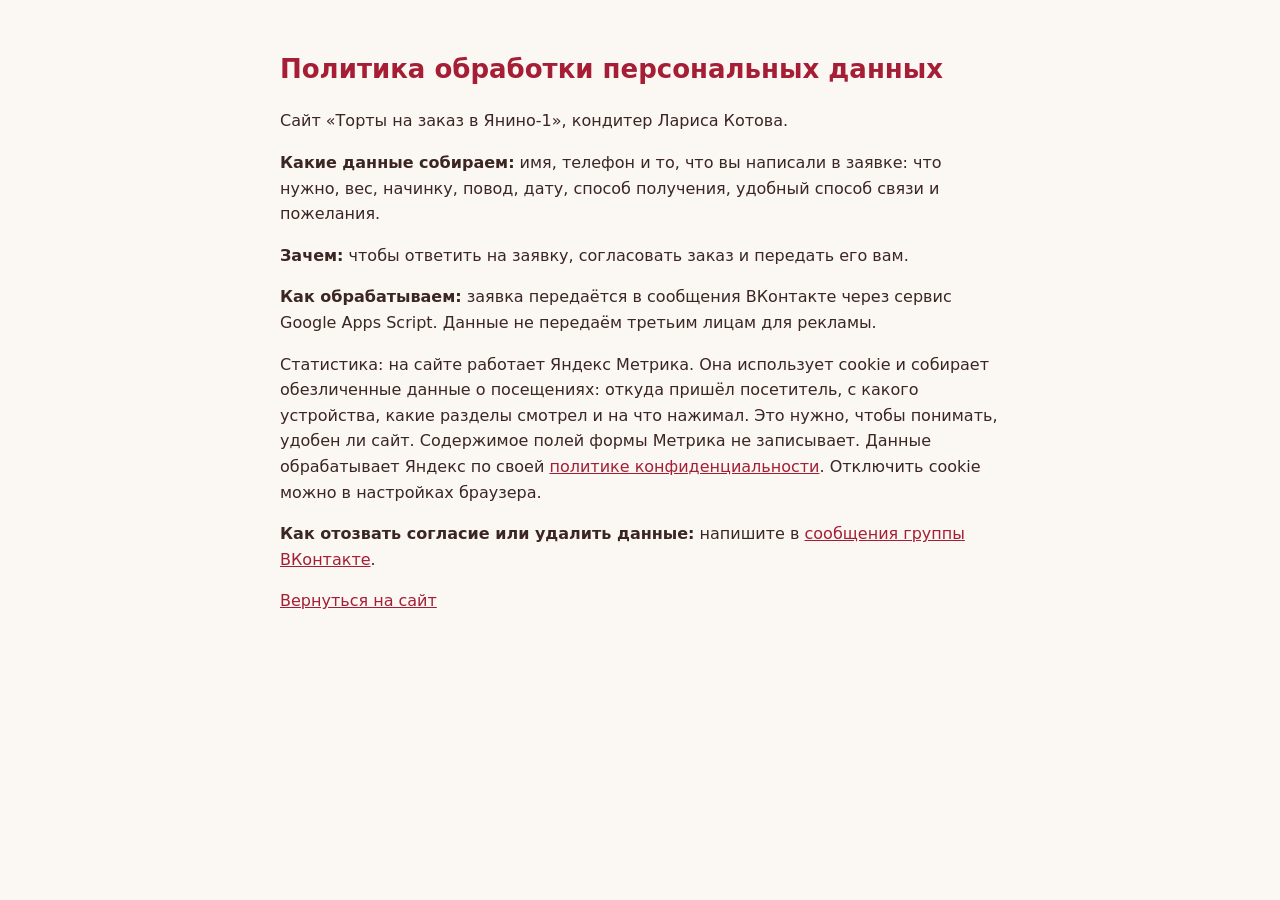
<file: privacy.html>
<!doctype html>
<html lang="ru">
<head>
<meta charset="utf-8">
<meta name="viewport" content="width=device-width,initial-scale=1">
<meta name="robots" content="noindex">
<title>Политика обработки персональных данных — Торты Янино-1</title>
<link rel="icon" href="img/favicon.svg" type="image/svg+xml">
<style>body{font-family:system-ui,-apple-system,"Segoe UI",Roboto,sans-serif;max-width:720px;margin:0 auto;padding:32px 16px;line-height:1.6;color:#3B2624;background:#FBF7F2}h1{font-size:26px;font-weight:700;color:#A51E36}a{color:#A51E36}</style>
</head>
<body>
<h1>Политика обработки персональных данных</h1>
<p>Сайт «Торты на заказ в Янино-1», кондитер Лариса Котова.</p>
<p><b>Какие данные собираем:</b> имя, телефон и то, что вы написали в заявке: что нужно, вес, начинку, повод, дату, способ получения, удобный способ связи и пожелания.</p>
<p><b>Зачем:</b> чтобы ответить на заявку, согласовать заказ и передать его вам.</p>
<p><b>Как обрабатываем:</b> заявка передаётся в сообщения ВКонтакте через сервис Google Apps Script. Данные не передаём третьим лицам для рекламы.</p>
<p>Статистика: на сайте работает Яндекс Метрика. Она использует cookie и собирает обезличенные данные о посещениях: откуда пришёл посетитель, с какого устройства, какие разделы смотрел и на что нажимал. Это нужно, чтобы понимать, удобен ли сайт. Содержимое полей формы Метрика не записывает. Данные обрабатывает Яндекс по своей <a href="https://yandex.ru/legal/confidential/">политике конфиденциальности</a>. Отключить cookie можно в настройках браузера.</p>
<p><b>Как отозвать согласие или удалить данные:</b> напишите в <a href="https://vk.me/club236978958">сообщения группы ВКонтакте</a>.</p>
<p><a href="./">Вернуться на сайт</a></p>
</body>
</html>
</file>
